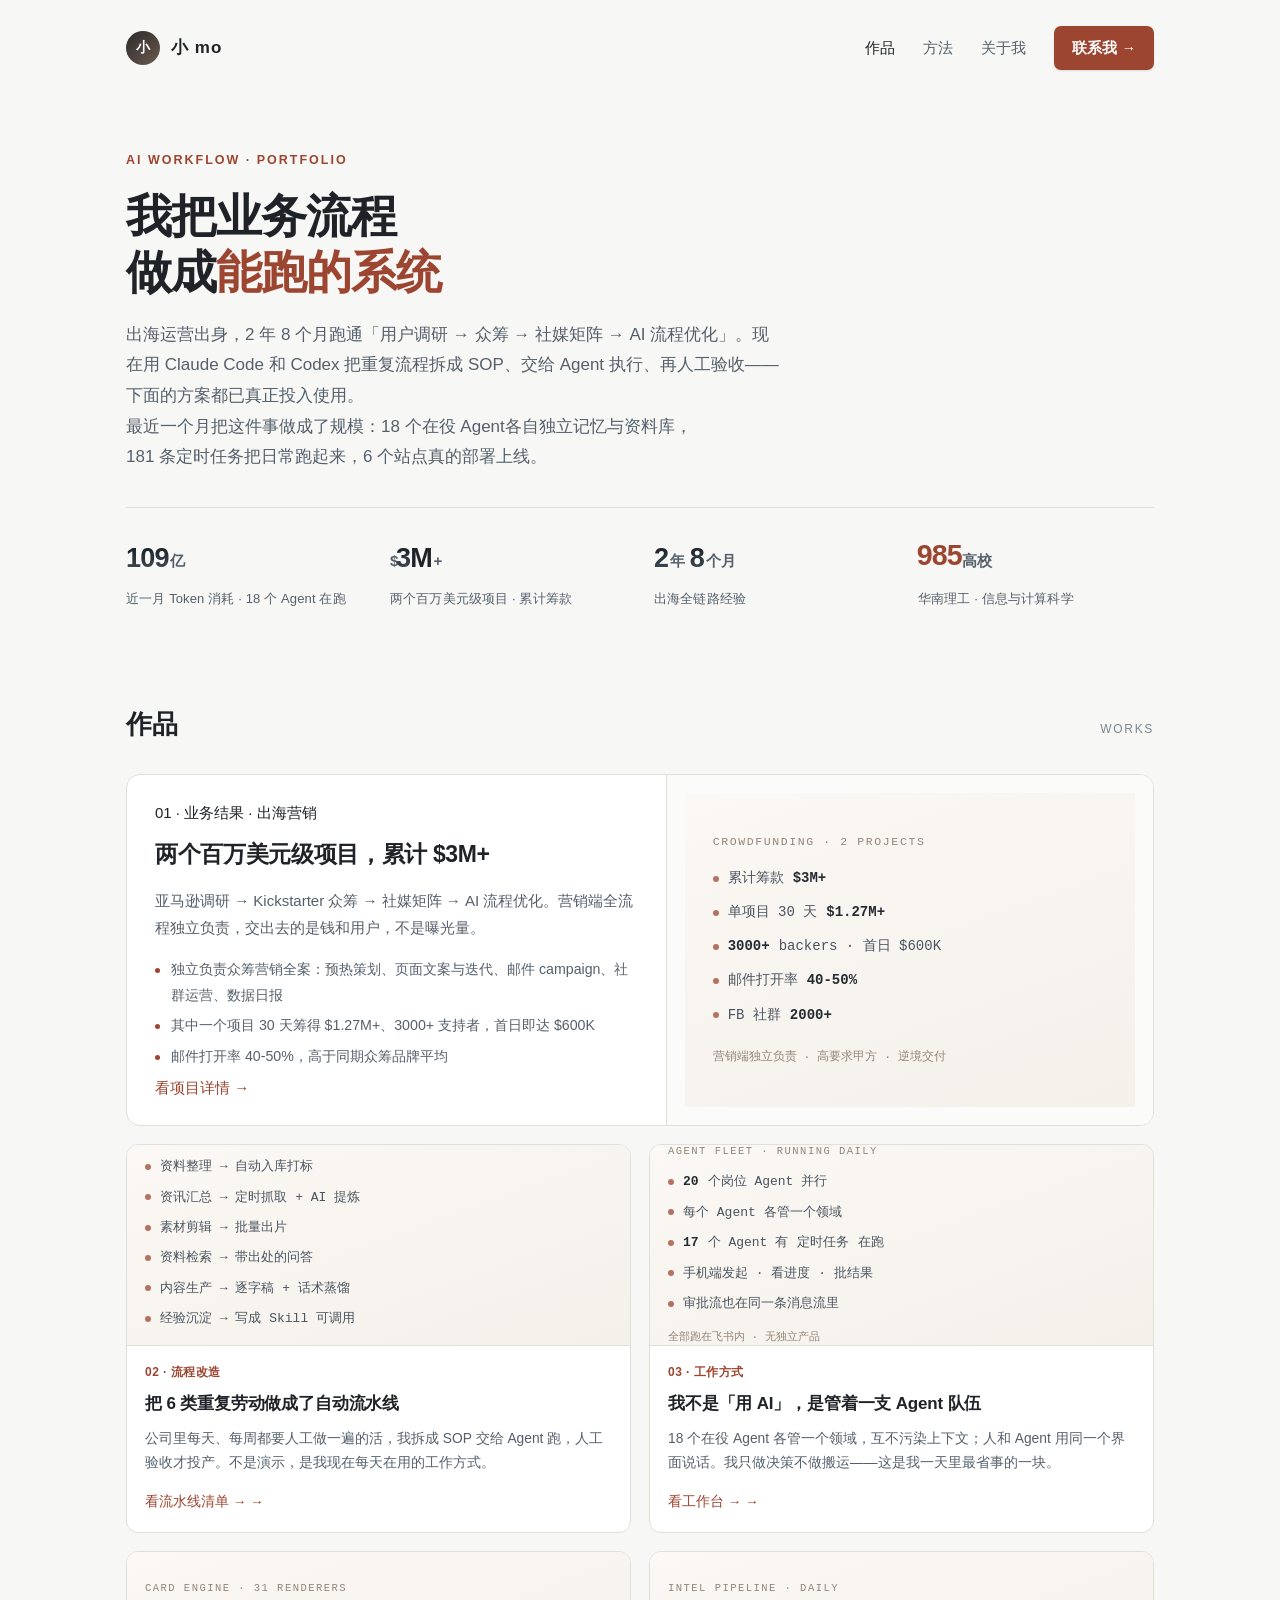
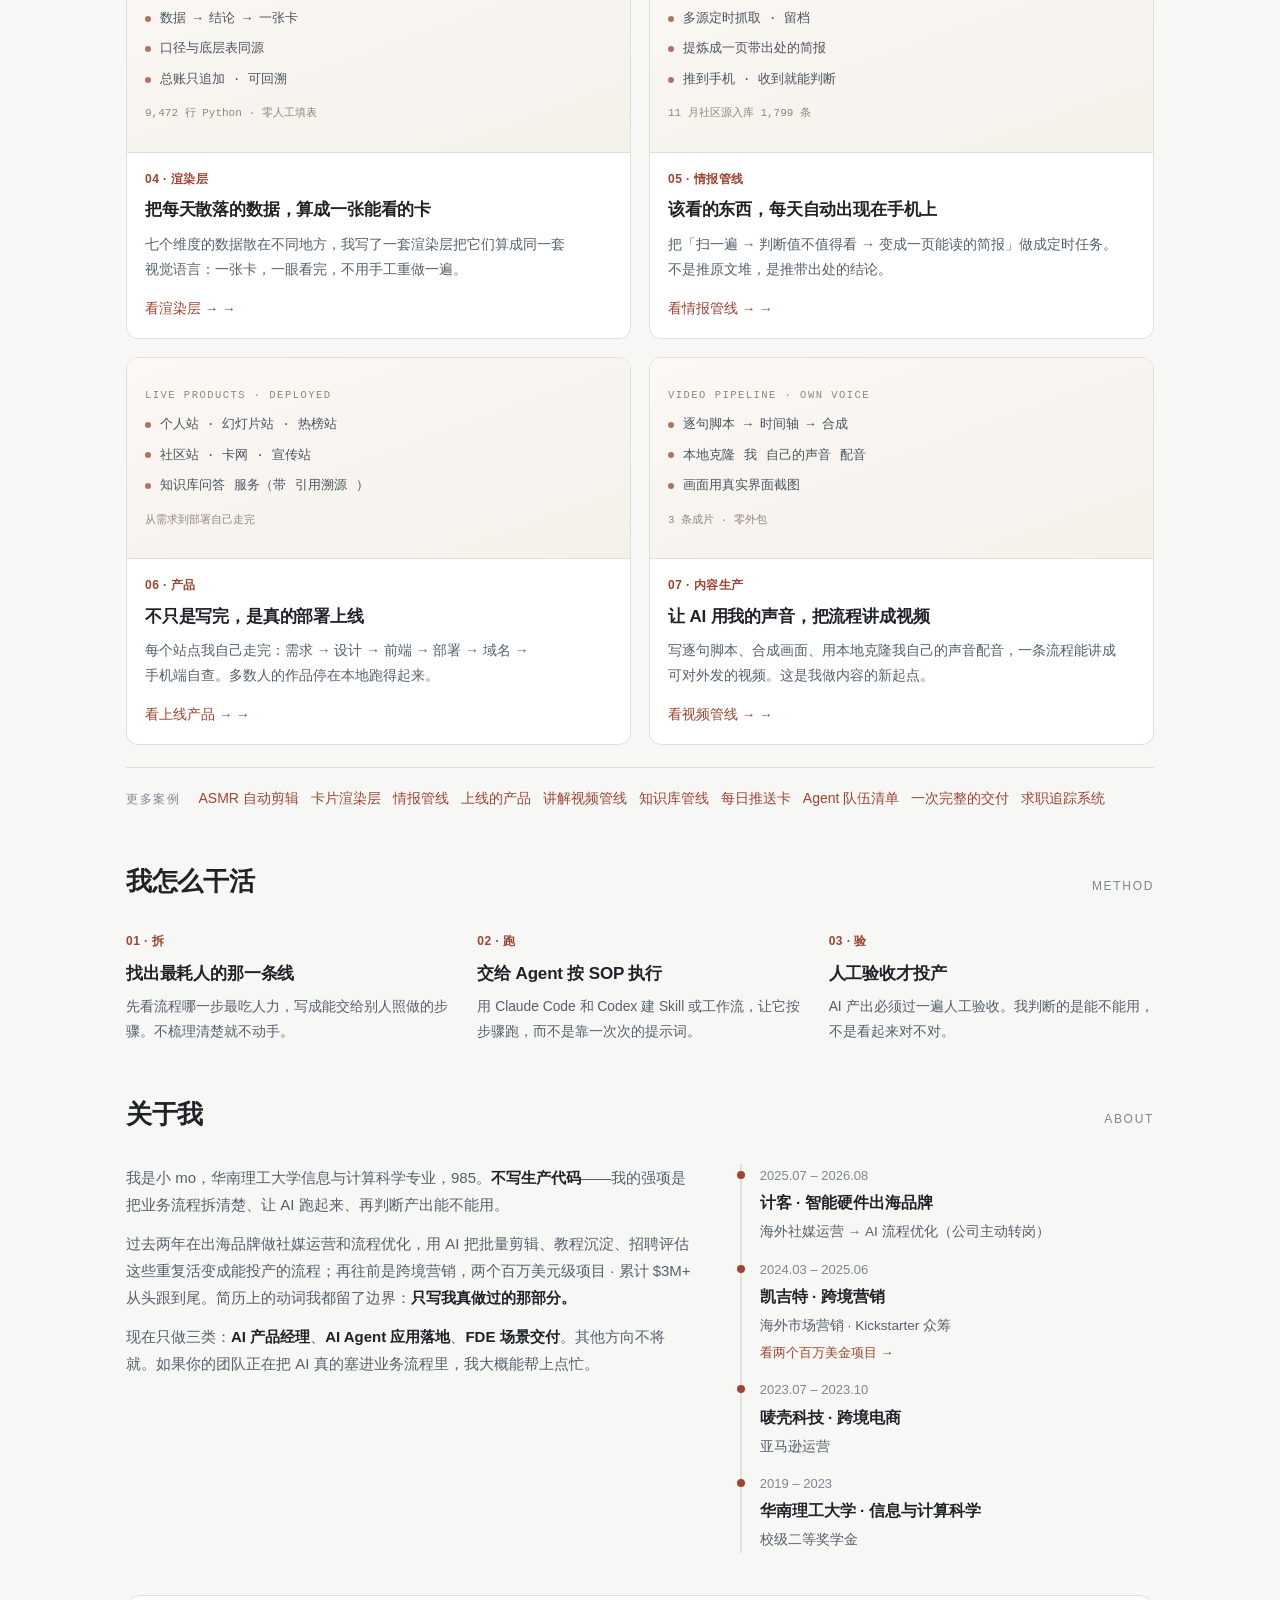
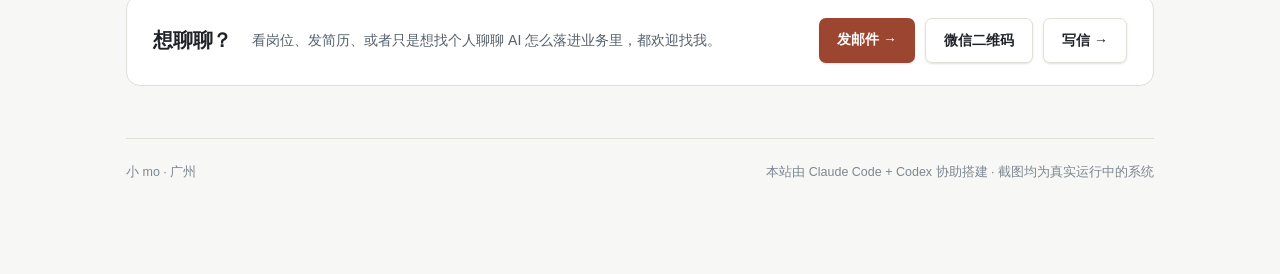
<file: index.html>
<!DOCTYPE html>
<html lang="zh-CN">
<head>
<meta charset="UTF-8">
<meta name="viewport" content="width=device-width,initial-scale=1">
<title>小 mo · 作品</title>
<link rel="stylesheet" href="style.css">
</head>
<body>
<div class="wrap">

<nav>
  <a class="brand" href="#top"><span class="avatar">小</span><span class="nm">小 mo</span></a>
  <div class="nav-r">
    <a href="#work" class="on">作品</a>
    <a href="#how">方法</a>
    <a href="#about">关于我</a>
    <a href="#contact" class="btn">联系我 →</a>
  </div>
</nav>

<div class="hero" id="top">
  <div class="kicker">AI Workflow · Portfolio</div>
  <h1>我把业务流程<br>做成<em>能跑的系统</em></h1>
  <p>出海运营出身，2 年 8 个月跑通「用户调研 → 众筹 → 社媒矩阵 → AI 流程优化」。现在用 <span class="nw">Claude Code</span> 和 <span class="nw">Codex</span> 把重复流程拆成 SOP、交给 <span class="nw">Agent 执行</span>、再人工验收——下面的方案都已真正投入使用。<br>最近一个月把这件事做成了规模：<span class="nw">18 个在役 Agent</span>各自独立记忆与资料库，<span class="nw">181 条定时任务</span>把日常跑起来，<span class="nw">6 个站点</span>真的<span class="nw">部署上线</span>。</p>
  <div class="facts">
    <div class="fact"><div class="n"><span class="cnt" data-to="109">109</span><small>亿</small></div><div class="l">近一月 Token 消耗 · <span class="nw">18 个</span> Agent 在跑</div></div>
    <div class="fact"><div class="n"><small class="cur">$</small><span class="cnt" data-to="3">3</span>M<small>+</small></div><div class="l">两个百万美元级项目 · 累计筹款</div></div>
    <div class="fact"><div class="n"><span class="cnt" data-to="2">2</span><small class="gap">年</small><span class="cnt" data-to="8">8</span><small>个月</small></div><div class="l">出海全链路经验</div></div>
    <div class="fact"><div class="n"><span class="cnt" data-to="985">985</span><small>高校</small></div><div class="l">华南理工 · 信息与计算科学</div></div>
  </div>
</div>

<section id="work">
  <div class="sec-h"><h2>作品</h2><span class="en">Works</span></div>

  <div class="feat">
    <div class="l">
      <div class="role">01 · 业务结果 · 出海营销</div>
      <h3>两个百万美元级项目，累计 $3M+</h3>
      <p>亚马逊调研 → Kickstarter 众筹 → 社媒矩阵 → AI 流程优化。营销端全流程独立负责，交出去的是钱和用户，<span class="nw">不是</span>曝光量。</p>
      <ul>
        <li>独立负责众筹营销全案：预热策划、页面文案与迭代、邮件 campaign、社群运营、数据日报</li>
        <li>其中一个项目 30 天筹得 $1.27M+、3000+ 支持者，首日即达 $600K</li>
        <li>邮件打开率 40-50%，高于同期众筹品牌平均</li>
      </ul>
      <a class="more" href="projects/crowdfunding.html">看项目详情 →</a>
    </div>
    <div class="r"><div class="spec big">
      <div class="sh">crowdfunding · 2 projects</div>
      <div class="sl"><i></i>累计筹款 <b>$3M+</b></div>
      <div class="sl"><i></i>单项目 30 天 <b>$1.27M+</b></div>
      <div class="sl"><i></i><b>3000+</b> backers · 首日 $600K</div>
      <div class="sl"><i></i>邮件打开率 <b>40-50%</b></div>
      <div class="sl"><i></i>FB 社群 <b>2000+</b></div>
      <div class="foot">营销端独立负责 · 高要求甲方 · 逆境交付</div>
    </div></div>
  </div>

  <div class="grid two" style="margin-top:18px">
    <div class="card">
      <div class="shot"><div class="spec">
        <div class="sh">automation · 6 pipelines</div>
        <div class="sl"><i></i>资料整理 → 自动入库打标</div>
        <div class="sl"><i></i>资讯汇总 → 定时抓取 + AI 提炼</div>
        <div class="sl"><i></i>素材剪辑 → 批量出片</div>
        <div class="sl"><i></i>资料检索 → 带出处的问答</div>
        <div class="sl"><i></i>内容生产 → 逐字稿 + 话术蒸馏</div>
        <div class="sl"><i></i>经验沉淀 → 写成 Skill 可调用</div>
        <div class="foot">拆 SOP → Agent 执行 → 人工验收</div>
      </div></div>
      <div class="body">
        <div class="role">02 · 流程改造</div>
        <h3>把 6 类重复劳动做成了自动流水线</h3>
        <p>公司里每天、每周都要人工做一遍的活，我拆成 SOP 交给 Agent 跑，人工验收才投产。<span class="nw">不是</span>演示，是我现在每天在用的工作方式。</p>
        <a class="more" href="projects/flow.html">看流水线清单 →</a>
      </div>
    </div>

    <div class="card">
      <div class="shot"><div class="spec">
        <div class="sh">agent fleet · running daily</div>
        <div class="sl"><i></i><b>20</b> 个岗位 Agent 并行</div>
        <div class="sl"><i></i>每个 Agent 各管一个领域</div>
        <div class="sl"><i></i><b>17</b> 个 Agent 有<span class="nw">定时任务</span>在跑</div>
        <div class="sl"><i></i>手机端发起 · 看进度 · 批结果</div>
        <div class="sl"><i></i>审批流也在同一条消息流里</div>
        <div class="foot">全部跑在飞书内 · 无独立产品</div>
      </div></div>
      <div class="body">
        <div class="role">03 · 工作方式</div>
        <h3>我<span class="nw">不是</span>「用 AI」，是管着一支 Agent 队伍</h3>
        <p>18 个在役 Agent 各管一个领域，互不污染上下文；人和 Agent 用同一个界面说话。我只做决策不做搬运——这是我一天里最省事的一块。</p>
        <a class="more" href="projects/agent.html">看工作台 →</a>
      </div>
    </div>
  </div>

  <div class="grid two" style="margin-top:18px">
    <div class="card">
      <div class="shot"><div class="spec">
        <div class="sh">card engine · 31 renderers</div>
        <div class="sl"><i></i>数据 → 结论 → 一张卡</div>
        <div class="sl"><i></i>口径与底层表同源</div>
        <div class="sl"><i></i>总账只追加 · 可回溯</div>
        <div class="foot"><span class="nw">9,472 行</span> Python · 零人工填表</div>
      </div></div>
      <div class="body">
        <div class="role">04 · <span class="nw">渲染层</span></div>
        <h3>把每天散落的数据，算成一张能看的卡</h3>
        <p>七个维度的<span class="nw">数据散在</span>不同地方，我写了一套<span class="nw">渲染层</span>把它们算成同一套<span class="nw">视觉语言</span>：一张卡，<span class="nw">一眼看完</span>，不用<span class="nw">手工重做一遍</span>。</p>
        <a class="more" href="projects/cards.html">看<span class="nw">渲染层</span> →</a>
      </div>
    </div>

    <div class="card">
      <div class="shot"><div class="spec">
        <div class="sh">intel pipeline · daily</div>
        <div class="sl"><i></i>多源定时抓取 · 留档</div>
        <div class="sl"><i></i>提炼成一页带出处的简报</div>
        <div class="sl"><i></i>推到手机 · 收到就能判断</div>
        <div class="foot">11 月社区源入库 <span class="nw">1,799 条</span></div>
      </div></div>
      <div class="body">
        <div class="role">05 · <span class="nw">情报管线</span></div>
        <h3>该看的东西，每天自动出现在手机上</h3>
        <p>把「扫一遍 → 判断值不值得看 → 变成一页能读的简报」做成<span class="nw">定时任务</span>。<span class="nw">不是</span>推<span class="nw">原文堆</span>，是推<span class="nw">带出处的结论</span>。</p>
        <a class="more" href="projects/intel.html">看<span class="nw">情报管线</span> →</a>
      </div>
    </div>

    <div class="card">
      <div class="shot"><div class="spec">
        <div class="sh">live products · deployed</div>
        <div class="sl"><i></i>个人站 · 幻灯片站 · 热榜站</div>
        <div class="sl"><i></i>社区站 · 卡网 · 宣传站</div>
        <div class="sl"><i></i><span class="nw">知识库问答</span>服务（带<span class="nw">引用溯源</span>）</div>
        <div class="foot">从需求到部署自己走完</div>
      </div></div>
      <div class="body">
        <div class="role">06 · 产品</div>
        <h3>不只是写完，是真的<span class="nw">部署上线</span></h3>
        <p>每个站点我自己走完：需求 → 设计 → 前端 → 部署 → 域名 → <span class="nw">手机端自查</span>。多数人的作品停在本地跑得起来。</p>
        <a class="more" href="projects/products.html">看上线产品 →</a>
      </div>
    </div>

    <div class="card">
      <div class="shot"><div class="spec">
        <div class="sh">video pipeline · own voice</div>
        <div class="sl"><i></i><span class="nw">逐句脚本</span> → 时间轴 → 合成</div>
        <div class="sl"><i></i><span class="nw">本地克隆</span>我<span class="nw">自己的声音</span>配音</div>
        <div class="sl"><i></i>画面用真实界面截图</div>
        <div class="foot">3 条成片 · 零外包</div>
      </div></div>
      <div class="body">
        <div class="role">07 · 内容生产</div>
        <h3>让 AI 用我的声音，把流程讲成视频</h3>
        <p>写<span class="nw">逐句脚本</span>、合成画面、用<span class="nw">本地克隆</span>我<span class="nw">自己的声音</span>配音，一条流程能讲成<span class="nw">可对外发</span>的视频。这是我做内容的新起点。</p>
        <a class="more" href="projects/video.html">看视频管线 →</a>
      </div>
    </div>
  </div>

  <div class="more-row">
    <span class="more-lbl">更多案例</span>
    <a href="projects/asmr.html">ASMR 自动剪辑</a>
    <a href="projects/cards.html">卡片<span class="nw">渲染层</span></a>
    <a href="projects/intel.html"><span class="nw">情报管线</span></a>
    <a href="projects/products.html">上线的产品</a>
    <a href="projects/video.html">讲解视频管线</a>
    <a href="projects/rag.html">知识库管线</a>
    <a href="projects/dropcard.html">每日推送卡</a>
    <a href="projects/agents.html">Agent 队伍清单</a>
    <a href="projects/delivery.html">一次完整的交付</a>
    <a href="projects/tracker.html">求职追踪系统</a>
  </div>
</section>

<section id="how">
  <div class="sec-h"><h2>我怎么干活</h2><span class="en">Method</span></div>
  <div class="steps">
    <div class="step">
      <div class="role">01 · 拆</div>
      <h3>找出最耗人的那一条线</h3>
      <p>先看流程哪一步最吃人力，写成能交给别人照做的步骤。不梳理清楚就不动手。</p>
    </div>
    <div class="step">
      <div class="role">02 · 跑</div>
      <h3>交给 Agent 按 SOP 执行</h3>
      <p>用 Claude Code 和 Codex 建 Skill 或工作流，让它按步骤跑，而<span class="nw">不是</span>靠一次次的提示词。</p>
    </div>
    <div class="step">
      <div class="role">03 · 验</div>
      <h3>人工验收才投产</h3>
      <p>AI 产出必须过一遍人工验收。我判断的是能不能用，<span class="nw">不是</span>看起来对不对。</p>
    </div>
  </div>
</section>

<section id="about">
  <div class="sec-h"><h2>关于我</h2><span class="en">About</span></div>
  <div class="about">
    <div>
      <p>我是小 mo，华南理工大学信息与计算科学专业，985。<b>不写生产代码</b>——我的强项是把业务流程拆清楚、让 AI 跑起来、再判断产出能不能用。</p>
      <p>过去两年在出海品牌做社媒运营和流程优化，用 AI 把批量剪辑、教程沉淀、招聘评估这些重复活变成能投产的流程；再往前是跨境营销，两个百万美元级项目 · 累计 $3M+ 从头跟到尾。简历上的动词我都留了边界：<b>只写我真做过的那部分。</b></p>
      <p>现在只做三类：<b>AI 产品经理</b>、<b>AI Agent 应用落地</b>、<b>FDE 场景交付</b>。其他方向不将就。如果你的团队正在把 AI 真的塞进业务流程里，我大概能帮上点忙。</p>
    </div>
    <ul class="tl">
      <li><div class="t">2025.07 – 2026.08</div><div class="w">计客 · 智能硬件出海品牌</div><div class="d">海外社媒运营 → AI 流程优化（公司主动转岗）</div></li>
      <li><div class="t">2024.03 – 2025.06</div><div class="w">凯吉特 · 跨境营销</div><div class="d">海外市场营销 · Kickstarter 众筹</div><a class="more" href="projects/crowdfunding.html" style="font-size:13px">看两个百万美金项目 →</a></li>
      <li><div class="t">2023.07 – 2023.10</div><div class="w">唛壳科技 · 跨境电商</div><div class="d">亚马逊运营</div></li>
      <li><div class="t">2019 – 2023</div><div class="w">华南理工大学 · 信息与计算科学</div><div class="d">校级二等奖学金</div></li>
    </ul>
  </div>
</section>

<div class="contact slim" id="contact">
  <div class="ctitle"><h2>想聊聊？</h2></div>
  <p>看岗位、发简历、或者只是想找个人聊聊 AI 怎么落进业务里，都欢迎找我。</p>
  <div class="acts">
    <a class="btn" href="mailto:moyong06@foxmail.com">发邮件 →</a>
    <a class="btn ghost" href="#" onclick="showWx();return false">微信二维码</a>
    <a class="btn ghost" href="mailto:moyong06@foxmail.com">写信 →</a>
  </div>
</div>

<footer>
  <span>小 mo · 广州</span>
  <span>本站由 Claude Code + Codex 协助搭建 · 截图均为真实运行中的系统</span>
</footer>

</div>
<script>
  const nav=document.querySelector('nav');
  addEventListener('scroll',()=>nav.classList.toggle('scrolled',scrollY>10));
  // 邮箱点击复制
  // 数字从 0 计数到目标值（原生 JS，无依赖）
  (function(){
    const reduce = matchMedia('(prefers-reduced-motion: reduce)').matches;
    const wait = ms => new Promise(r=>setTimeout(r,ms));
    const easeOut = p => 1 - Math.pow(1-p, 3);
    function countUp(el){
      const to = parseFloat(el.dataset.to) || 0;
      if(reduce){ el.textContent = to; return Promise.resolve(); }
      const dur = 780 + Math.min(to, 50) * 9;
      const t0 = performance.now();
      return new Promise(res=>{
        (function step(t){
          const p = Math.min(1, (t-t0)/dur);
          el.textContent = Math.round(to * easeOut(p));
          if(p < 1) requestAnimationFrame(step);
          else { el.textContent = to; el.classList.add('hit'); setTimeout(()=>el.classList.remove('hit'), 700); res(); }
        })(t0);
      });
    }
    document.querySelectorAll('.cnt').forEach(el=>{ el.textContent='0'; });
    document.querySelectorAll('.fact').forEach((f, i)=>{
      const els = [...f.querySelectorAll('.cnt')];
      (async()=>{
        await wait(i * 170);
        for(const el of els){ await countUp(el); await wait(150); }
      })();
    });
  })();
  const mail=document.getElementById('mail');
  if(mail){ mail.style.cursor='pointer'; mail.title='点击复制邮箱';
    mail.addEventListener('click',async()=>{
      try{ await navigator.clipboard.writeText('moyong06@foxmail.com'); mail.classList.add('done'); setTimeout(()=>mail.classList.remove('done'),1600);}catch(e){}
    });
  }
</script>
<div id="wxpop" style="position:fixed;inset:0;background:rgba(20,30,24,.62);display:none;z-index:99;align-items:center;justify-content:center;padding:20px" onclick="if(event.target===this)this.style.display='none'">
<div style="background:#f7f4ea;border:3px solid #1f3d2b;border-radius:14px;padding:14px;max-width:340px;width:100%;text-align:center">
<div style="font-size:13px;font-weight:700;color:#1f3d2b;margin-bottom:8px">微信扫码联系小 mo</div>
<img src="img/wechat.png" style="width:100%;max-width:300px;aspect-ratio:1;object-fit:contain;border:1px solid #1f3d2b" alt="微信二维码">
<div style="font-size:11px;color:#6b6b5a;margin-top:8px">点击空白处关闭</div>
</div></div>
<script>function showWx(){document.getElementById('wxpop').style.display='flex'}</script>
</body>
</html>
</file>
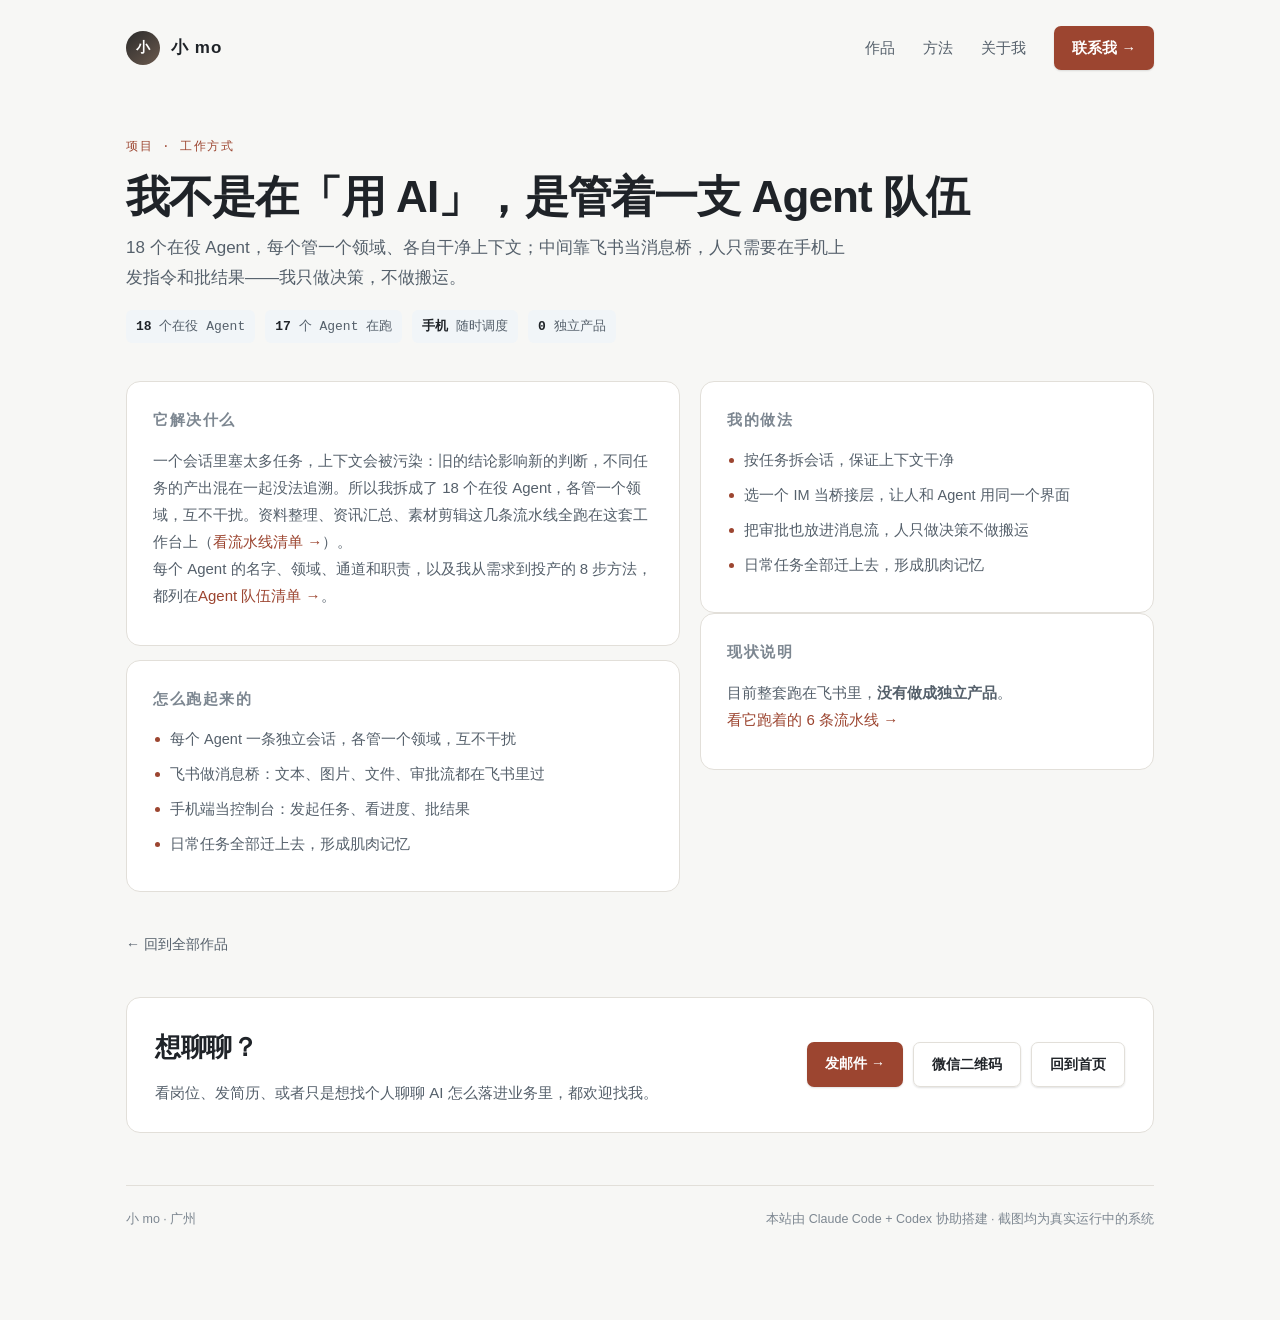
<file: projects/agent.html>
<!DOCTYPE html>
<html lang="zh-CN">
<head>
<meta charset="UTF-8">
<meta name="viewport" content="width=device-width,initial-scale=1">
<title>Agent 工作台 · 小 mo 作品集</title>
<meta name="description" content="18 个在役 Agent 各管一个领域，加飞书消息桥，手机上随时发起任务、看进度、批结果。">
<link rel="stylesheet" href="../style.css">
</head>
<body>
<div class="wrap">
<nav>
  <a class="brand" href="../index.html"><span class="avatar">小</span><span class="nm">小 mo</span></a>
  <div class="nav-r">
    <a href="../index.html#work">作品</a>
    <a href="../index.html#how">方法</a>
    <a href="../index.html#about">关于我</a>
    <a href="../index.html#contact" class="btn">联系我 →</a>
  </div>
</nav>
<div class="dhead">
  <div class="crumb">项目 · 工作方式</div>
  <h1>我不是在「用 AI」，是管着一支 Agent 队伍</h1>
  <p class="lead">18 个在役 Agent，每个管一个领域、各自干净上下文；中间靠飞书当消息桥，人只需要在手机上发指令和批结果——我只做决策，不做搬运。</p>
  <div class="dnums"><span><b>18</b> 个在役 Agent</span><span><b>17</b> 个 Agent 在跑</span><span><b>手机</b> 随时调度</span><span><b>0</b> 独立产品</span></div>
</div>
<div class="dgrid">
  <div><div class="dsec" style="margin-bottom:14px"><h3>它解决什么</h3><p>一个会话里塞太多任务，上下文会被污染：旧的结论影响新的判断，不同任务的产出混在一起没法追溯。所以我拆成了 18 个在役 Agent，各管一个领域，互不干扰。资料整理、资讯汇总、素材剪辑这几条流水线全跑在这套工作台上（<a class="more" href="flow.html">看流水线清单 →</a>）。<br>每个 Agent 的名字、领域、通道和职责，以及我从需求到投产的 8 步方法，都列在<a class="more" href="agents.html">Agent 队伍清单 →</a>。</p></div><div class="dsec" style="margin-bottom:14px"><h3>怎么跑起来的</h3><ul><li>每个 Agent 一条独立会话，各管一个领域，互不干扰</li><li>飞书做消息桥：文本、图片、文件、审批流都在飞书里过</li><li>手机端当控制台：发起任务、看进度、批结果</li><li>日常任务全部迁上去，形成肌肉记忆</li></ul></div></div>
  <div>
    <div class="dsec">
      <h3>我的做法</h3>
      <ul><li>按任务拆会话，保证上下文干净</li><li>选一个 IM 当桥接层，让人和 Agent 用同一个界面</li><li>把审批也放进消息流，人只做决策不做搬运</li><li>日常任务全部迁上去，形成肌肉记忆</li></ul>
    </div>
    <div class="dsec" style="margin-bottom:14px"><h3>现状说明</h3><p>目前整套跑在飞书里，<b>没有做成独立产品</b>。<a class="more" href="flow.html">看它跑着的 6 条流水线 →</a></p></div>
  </div>
</div>
<a class="backlink" href="../index.html#work">← 回到全部作品</a>
<div class="contact" style="margin-top:40px">
  <div>
    <h2>想聊聊？</h2>
    <p>看岗位、发简历、或者只是想找个人聊聊 AI 怎么落进业务里，都欢迎找我。</p>
    
  </div>
  <div class="acts">
    <a class="btn" href="mailto:moyong06@foxmail.com">发邮件 →</a>
    <a class="btn ghost" href="#" onclick="showWx();return false">微信二维码</a>
    <a class="btn ghost" href="../index.html">回到首页</a>
  </div>
</div>
<footer>
  <span>小 mo · 广州</span>
  <span>本站由 Claude Code + Codex 协助搭建 · 截图均为真实运行中的系统</span>
</footer>
</div>
<script>
  const nav=document.querySelector('nav');
  addEventListener('scroll',()=>nav.classList.toggle('scrolled',scrollY>10));
  const mail=document.getElementById('mail');
  if(mail){ mail.style.cursor='pointer';
    mail.addEventListener('click',async()=>{try{await navigator.clipboard.writeText('moyong06@foxmail.com');mail.classList.add('done');setTimeout(()=>mail.classList.remove('done'),1600);}catch(e){}});
  }
</script>
<div id="wxpop" style="position:fixed;inset:0;background:rgba(20,30,24,.62);display:none;z-index:99;align-items:center;justify-content:center;padding:20px" onclick="if(event.target===this)this.style.display='none'">
<div style="background:#f7f4ea;border:3px solid #1f3d2b;border-radius:14px;padding:14px;max-width:340px;width:100%;text-align:center">
<div style="font-size:13px;font-weight:700;color:#1f3d2b;margin-bottom:8px">微信扫码联系小 mo</div>
<img src="../img/wechat.png" style="width:100%;max-width:300px;aspect-ratio:1;object-fit:contain;border:1px solid #1f3d2b" alt="微信二维码">
<div style="font-size:11px;color:#6b6b5a;margin-top:8px">点击空白处关闭</div>
</div></div>
<script>function showWx(){document.getElementById('wxpop').style.display='flex'}</script>
</body>
</html>
</file>
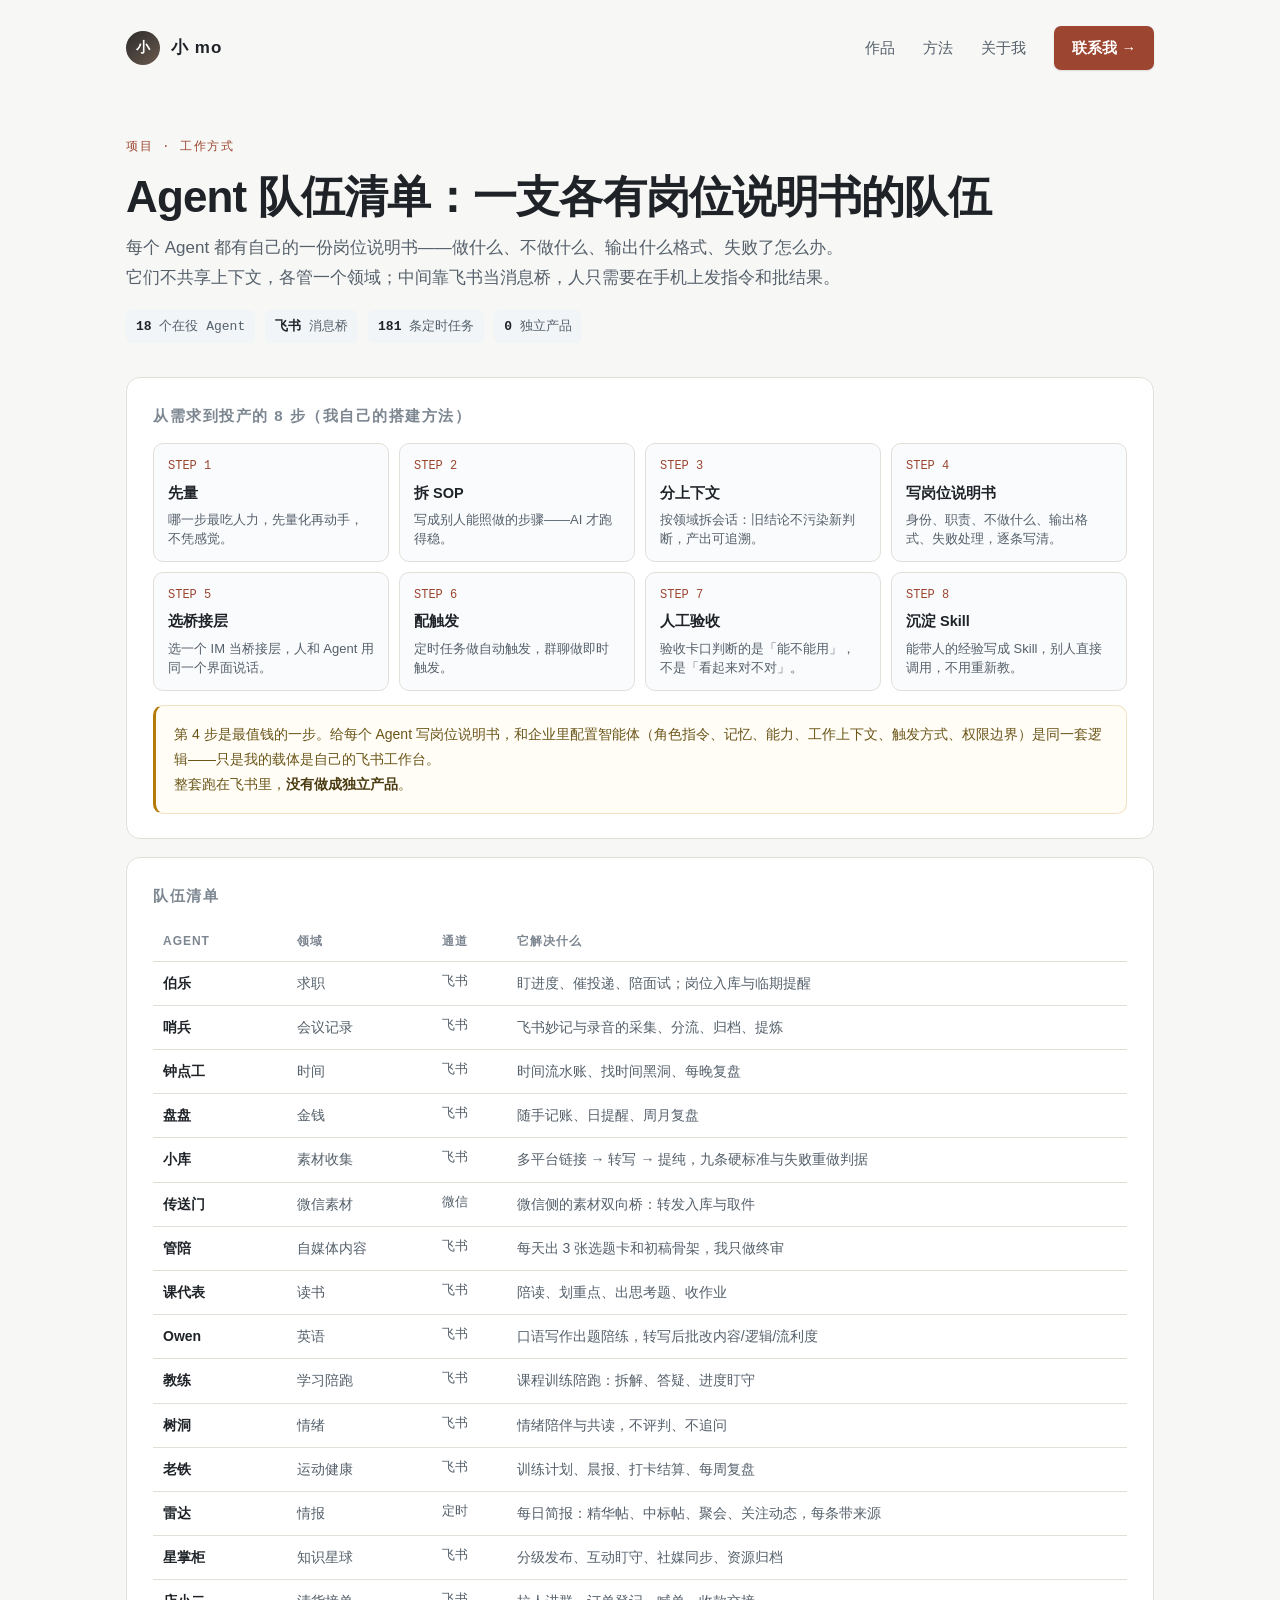
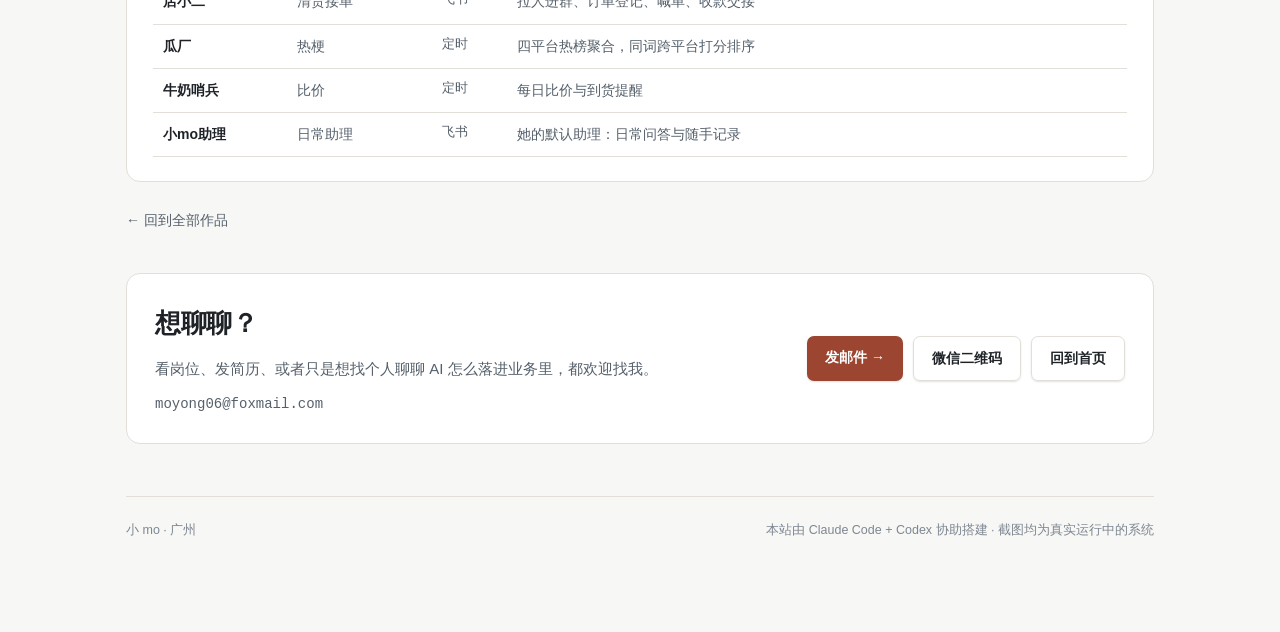
<file: projects/agents.html>
<!DOCTYPE html>
<html lang="zh-CN">
<head>
<meta charset="UTF-8">
<meta name="viewport" content="width=device-width,initial-scale=1">
<title>Agent 队伍清单 · 小 mo 作品集</title>
<meta name="description" content="18 个在役岗位 Agent 各管一个领域：名字、领域、通道、解决什么；从需求到投产的 8 步搭建方法。">
<link rel="stylesheet" href="../style.css">
<style>
  .atable{width:100%;border-collapse:collapse;font-size:14px;margin-top:6px}
  .atable th{text-align:left;font-size:12px;letter-spacing:.08em;color:var(--ink3);text-transform:uppercase;font-weight:600;border-bottom:1px solid var(--line);padding:8px 10px}
  .atable td{border-bottom:1px solid var(--line);padding:9px 10px;color:var(--ink2);vertical-align:top}
  .atable td.nm{color:var(--ink);font-weight:600;white-space:nowrap}
  .atable td.ch{font-family:ui-monospace,SFMono-Regular,Menlo,monospace;font-size:12.5px;white-space:nowrap}
  .steps2{display:grid;grid-template-columns:repeat(auto-fit,minmax(210px,1fr));gap:10px;margin-top:6px}
  .st2{background:#fafbfc;border:1px solid var(--line);border-radius:10px;padding:12px 14px}
  .st2 .n{font-family:ui-monospace,SFMono-Regular,Menlo,monospace;font-size:12px;color:var(--accent)}
  .st2 .t{font-size:14.5px;font-weight:600;color:var(--ink);margin:2px 0 4px}
  .st2 .d{font-size:13px;color:var(--ink2);line-height:1.5}
</style>
</head>
<body>
<div class="wrap">
<nav>
  <a class="brand" href="../index.html"><span class="avatar">小</span><span class="nm">小 mo</span></a>
  <div class="nav-r">
    <a href="../index.html#work">作品</a>
    <a href="../index.html#how">方法</a>
    <a href="../index.html#about">关于我</a>
    <a href="../index.html#contact" class="btn">联系我 →</a>
  </div>
</nav>

<div class="dhead">
  <div class="crumb">项目 · 工作方式</div>
  <h1>Agent 队伍清单：一支各有岗位说明书的队伍</h1>
  <p class="lead">每个 Agent 都有自己的一份岗位说明书——做什么、不做什么、输出什么格式、失败了怎么办。它们不共享上下文，各管一个领域；中间靠飞书当消息桥，人只需要在手机上发指令和批结果。</p>
  <div class="dnums"><span><b>18</b> 个在役 Agent</span><span><b>飞书</b> 消息桥</span><span><b>181</b> 条定时任务</span><span><b>0</b> 独立产品</span></div>
</div>

<section class="dsec" style="margin-top:26px">
  <h3>从需求到投产的 8 步（我自己的搭建方法）</h3>
  <div class="steps2">
    <div class="st2"><div class="n">STEP 1</div><div class="t">先量</div><div class="d">哪一步最吃人力，先量化再动手，不凭感觉。</div></div>
    <div class="st2"><div class="n">STEP 2</div><div class="t">拆 SOP</div><div class="d">写成别人能照做的步骤——AI 才跑得稳。</div></div>
    <div class="st2"><div class="n">STEP 3</div><div class="t">分上下文</div><div class="d">按领域拆会话：旧结论不污染新判断，产出可追溯。</div></div>
    <div class="st2"><div class="n">STEP 4</div><div class="t">写岗位说明书</div><div class="d">身份、职责、不做什么、输出格式、失败处理，逐条写清。</div></div>
    <div class="st2"><div class="n">STEP 5</div><div class="t">选桥接层</div><div class="d">选一个 IM 当桥接层，人和 Agent 用同一个界面说话。</div></div>
    <div class="st2"><div class="n">STEP 6</div><div class="t">配触发</div><div class="d">定时任务做自动触发，群聊做即时触发。</div></div>
    <div class="st2"><div class="n">STEP 7</div><div class="t">人工验收</div><div class="d">验收卡口判断的是「能不能用」，不是「看起来对不对」。</div></div>
    <div class="st2"><div class="n">STEP 8</div><div class="t">沉淀 Skill</div><div class="d">能带人的经验写成 Skill，别人直接调用，不用重新教。</div></div>
  </div>
  <div class="dnote">第 4 步是最值钱的一步。给每个 Agent 写岗位说明书，和企业里配置智能体（角色指令、记忆、能力、工作上下文、触发方式、权限边界）是同一套逻辑——只是我的载体是自己的飞书工作台。<br>整套跑在飞书里，<b>没有做成独立产品</b>。</div>
</section>

<section class="dsec" style="margin-top:18px">
  <h3>队伍清单</h3>
  <table class="atable">
    <thead><tr><th>Agent</th><th>领域</th><th>通道</th><th>它解决什么</th></tr></thead>
    <tbody>
      <tr><td class="nm">伯乐</td><td>求职</td><td class="ch">飞书</td><td>盯进度、催投递、陪面试；岗位入库与临期提醒</td></tr>
      <tr><td class="nm">哨兵</td><td>会议记录</td><td class="ch">飞书</td><td>飞书妙记与录音的采集、分流、归档、提炼</td></tr>
      <tr><td class="nm">钟点工</td><td>时间</td><td class="ch">飞书</td><td>时间流水账、找时间黑洞、每晚复盘</td></tr>
      <tr><td class="nm">盘盘</td><td>金钱</td><td class="ch">飞书</td><td>随手记账、日提醒、周月复盘</td></tr>
      <tr><td class="nm">小库</td><td>素材收集</td><td class="ch">飞书</td><td>多平台链接 → 转写 → 提纯，九条硬标准与失败重做判据</td></tr>
      <tr><td class="nm">传送门</td><td>微信素材</td><td class="ch">微信</td><td>微信侧的素材双向桥：转发入库与取件</td></tr>
      <tr><td class="nm">管陪</td><td>自媒体内容</td><td class="ch">飞书</td><td>每天出 3 张选题卡和初稿骨架，我只做终审</td></tr>
      <tr><td class="nm">课代表</td><td>读书</td><td class="ch">飞书</td><td>陪读、划重点、出思考题、收作业</td></tr>
      <tr><td class="nm">Owen</td><td>英语</td><td class="ch">飞书</td><td>口语写作出题陪练，转写后批改内容/逻辑/流利度</td></tr>
      <tr><td class="nm">教练</td><td>学习陪跑</td><td class="ch">飞书</td><td>课程训练陪跑：拆解、答疑、进度盯守</td></tr>
      <tr><td class="nm">树洞</td><td>情绪</td><td class="ch">飞书</td><td>情绪陪伴与共读，不评判、不追问</td></tr>
      <tr><td class="nm">老铁</td><td>运动健康</td><td class="ch">飞书</td><td>训练计划、晨报、打卡结算、每周复盘</td></tr>
      <tr><td class="nm">雷达</td><td>情报</td><td class="ch">定时</td><td>每日简报：精华帖、中标帖、聚会、关注动态，每条带来源</td></tr>
      <tr><td class="nm">星掌柜</td><td>知识星球</td><td class="ch">飞书</td><td>分级发布、互动盯守、社媒同步、资源归档</td></tr>
      <tr><td class="nm">店小二</td><td>清货接单</td><td class="ch">飞书</td><td>拉人进群、订单登记、喊单、收款交接</td></tr>
      <tr><td class="nm">瓜厂</td><td>热梗</td><td class="ch">定时</td><td>四平台热榜聚合，同词跨平台打分排序</td></tr>
      <tr><td class="nm">牛奶哨兵</td><td>比价</td><td class="ch">定时</td><td>每日比价与到货提醒</td></tr>
      <tr><td class="nm">小mo助理</td><td>日常助理</td><td class="ch">飞书</td><td>她的默认助理：日常问答与随手记录</td></tr>
    </tbody>
  </table>
</section>

<a class="backlink" href="../index.html#work">← 回到全部作品</a>

<div class="contact" style="margin-top:40px">
  <div>
    <h2>想聊聊？</h2>
    <p>看岗位、发简历、或者只是想找个人聊聊 AI 怎么落进业务里，都欢迎找我。</p>
    <div class="mail copy" id="mail">moyong06@foxmail.com</div>
  </div>
  <div class="acts">
    <a class="btn" href="mailto:moyong06@foxmail.com">发邮件 →</a>
    <a class="btn ghost" href="#" onclick="showWx();return false">微信二维码</a>
    <a class="btn ghost" href="../index.html">回到首页</a>
  </div>
</div>
<footer>
  <span>小 mo · 广州</span>
  <span>本站由 Claude Code + Codex 协助搭建 · 截图均为真实运行中的系统</span>
</footer>
</div>
<script>
  const nav=document.querySelector('nav');
  addEventListener('scroll',()=>nav.classList.toggle('scrolled',scrollY>10));
  const mail=document.getElementById('mail');
  if(mail){ mail.style.cursor='pointer';
    mail.addEventListener('click',async()=>{try{await navigator.clipboard.writeText('moyong06@foxmail.com');mail.classList.add('done');setTimeout(()=>mail.classList.remove('done'),1600);}catch(e){}});
  }
</script>
<div id="wxpop" style="position:fixed;inset:0;background:rgba(20,30,24,.62);display:none;z-index:99;align-items:center;justify-content:center;padding:20px" onclick="if(event.target===this)this.style.display='none'">
<div style="background:#f7f4ea;border:3px solid #1f3d2b;border-radius:14px;padding:14px;max-width:340px;width:100%;text-align:center">
<div style="font-size:13px;font-weight:700;color:#1f3d2b;margin-bottom:8px">微信扫码联系小 mo</div>
<img src="../img/wechat.png" style="width:100%;max-width:300px;aspect-ratio:1;object-fit:contain;border:1px solid #1f3d2b" alt="微信二维码">
<div style="font-size:11px;color:#6b6b5a;margin-top:8px">点击空白处关闭</div>
</div></div>
<script>function showWx(){document.getElementById('wxpop').style.display='flex'}</script>
</body>
</html>
</file>
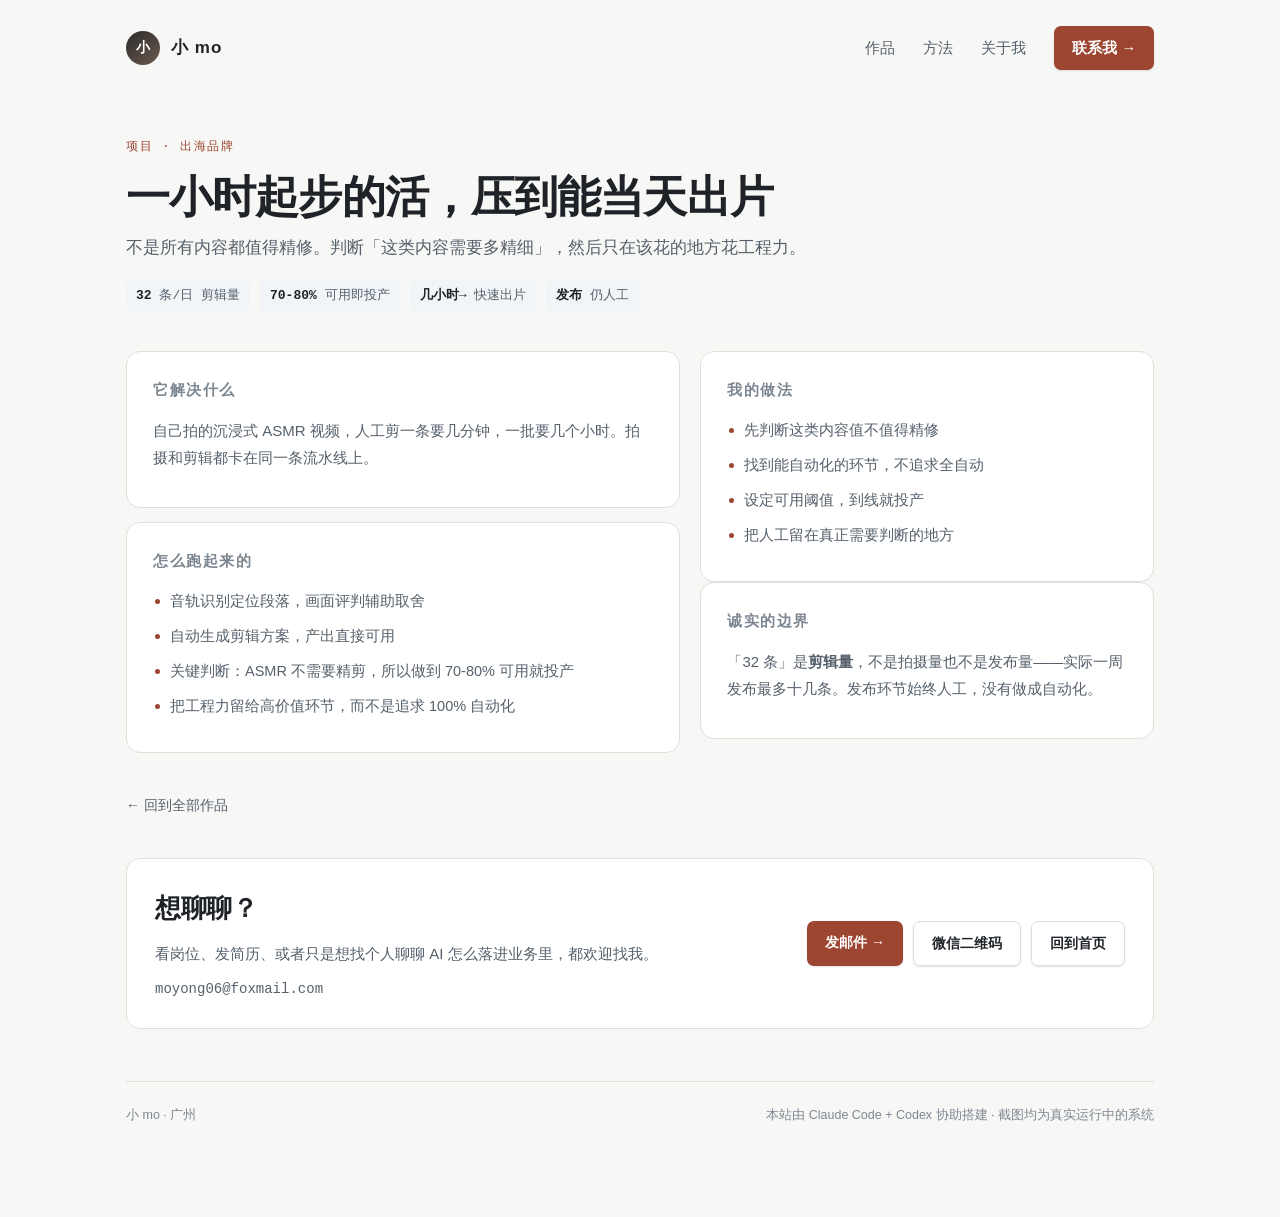
<file: projects/asmr.html>
<!DOCTYPE html>
<html lang="zh-CN">
<head>
<meta charset="UTF-8">
<meta name="viewport" content="width=device-width,initial-scale=1">
<title>ASMR 自动剪辑方案 · 小 mo 作品集</title>
<meta name="description" content="音轨识别加画面评判的自动剪辑，把一批要几小时的人工剪辑压到快速出片。">
<link rel="stylesheet" href="../style.css">
</head>
<body>
<div class="wrap">
<nav>
  <a class="brand" href="../index.html"><span class="avatar">小</span><span class="nm">小 mo</span></a>
  <div class="nav-r">
    <a href="../index.html#work">作品</a>
    <a href="../index.html#how">方法</a>
    <a href="../index.html#about">关于我</a>
    <a href="../index.html#contact" class="btn">联系我 →</a>
  </div>
</nav>
<div class="dhead">
  <div class="crumb">项目 · 出海品牌</div>
  <h1>一小时起步的活，压到能当天出片</h1>
  <p class="lead">不是所有内容都值得精修。判断「这类内容需要多精细」，然后只在该花的地方花工程力。</p>
  <div class="dnums"><span><b>32</b> 条/日 剪辑量</span><span><b>70-80%</b> 可用即投产</span><span><b>几小时→</b> 快速出片</span><span><b>发布</b> 仍人工</span></div>
</div>
<div class="dgrid">
  <div><div class="dsec" style="margin-bottom:14px"><h3>它解决什么</h3><p>自己拍的沉浸式 ASMR 视频，人工剪一条要几分钟，一批要几个小时。拍摄和剪辑都卡在同一条流水线上。</p></div><div class="dsec" style="margin-bottom:14px"><h3>怎么跑起来的</h3><ul><li>音轨识别定位段落，画面评判辅助取舍</li><li>自动生成剪辑方案，产出直接可用</li><li>关键判断：ASMR 不需要精剪，所以做到 70-80% 可用就投产</li><li>把工程力留给高价值环节，而不是追求 100% 自动化</li></ul></div></div>
  <div>
    <div class="dsec">
      <h3>我的做法</h3>
      <ul><li>先判断这类内容值不值得精修</li><li>找到能自动化的环节，不追求全自动</li><li>设定可用阈值，到线就投产</li><li>把人工留在真正需要判断的地方</li></ul>
    </div>
    <div class="dsec" style="margin-bottom:14px"><h3>诚实的边界</h3><p>「32 条」是<b>剪辑量</b>，不是拍摄量也不是发布量——实际一周发布最多十几条。发布环节始终人工，没有做成自动化。</p></div>
  </div>
</div>
<a class="backlink" href="../index.html#work">← 回到全部作品</a>
<div class="contact" style="margin-top:40px">
  <div>
    <h2>想聊聊？</h2>
    <p>看岗位、发简历、或者只是想找个人聊聊 AI 怎么落进业务里，都欢迎找我。</p>
    <div class="mail copy" id="mail">moyong06@foxmail.com</div>
  </div>
  <div class="acts">
    <a class="btn" href="mailto:moyong06@foxmail.com">发邮件 →</a>
    <a class="btn ghost" href="#" onclick="showWx();return false">微信二维码</a>
    <a class="btn ghost" href="../index.html">回到首页</a>
  </div>
</div>
<footer>
  <span>小 mo · 广州</span>
  <span>本站由 Claude Code + Codex 协助搭建 · 截图均为真实运行中的系统</span>
</footer>
</div>
<script>
  const nav=document.querySelector('nav');
  addEventListener('scroll',()=>nav.classList.toggle('scrolled',scrollY>10));
  const mail=document.getElementById('mail');
  if(mail){ mail.style.cursor='pointer';
    mail.addEventListener('click',async()=>{try{await navigator.clipboard.writeText('moyong06@foxmail.com');mail.classList.add('done');setTimeout(()=>mail.classList.remove('done'),1600);}catch(e){}});
  }
</script>
<div id="wxpop" style="position:fixed;inset:0;background:rgba(20,30,24,.62);display:none;z-index:99;align-items:center;justify-content:center;padding:20px" onclick="if(event.target===this)this.style.display='none'">
<div style="background:#f7f4ea;border:3px solid #1f3d2b;border-radius:14px;padding:14px;max-width:340px;width:100%;text-align:center">
<div style="font-size:13px;font-weight:700;color:#1f3d2b;margin-bottom:8px">微信扫码联系小 mo</div>
<img src="../img/wechat.png" style="width:100%;max-width:300px;aspect-ratio:1;object-fit:contain;border:1px solid #1f3d2b" alt="微信二维码">
<div style="font-size:11px;color:#6b6b5a;margin-top:8px">点击空白处关闭</div>
</div></div>
<script>function showWx(){document.getElementById('wxpop').style.display='flex'}</script>
</body>
</html>
</file>
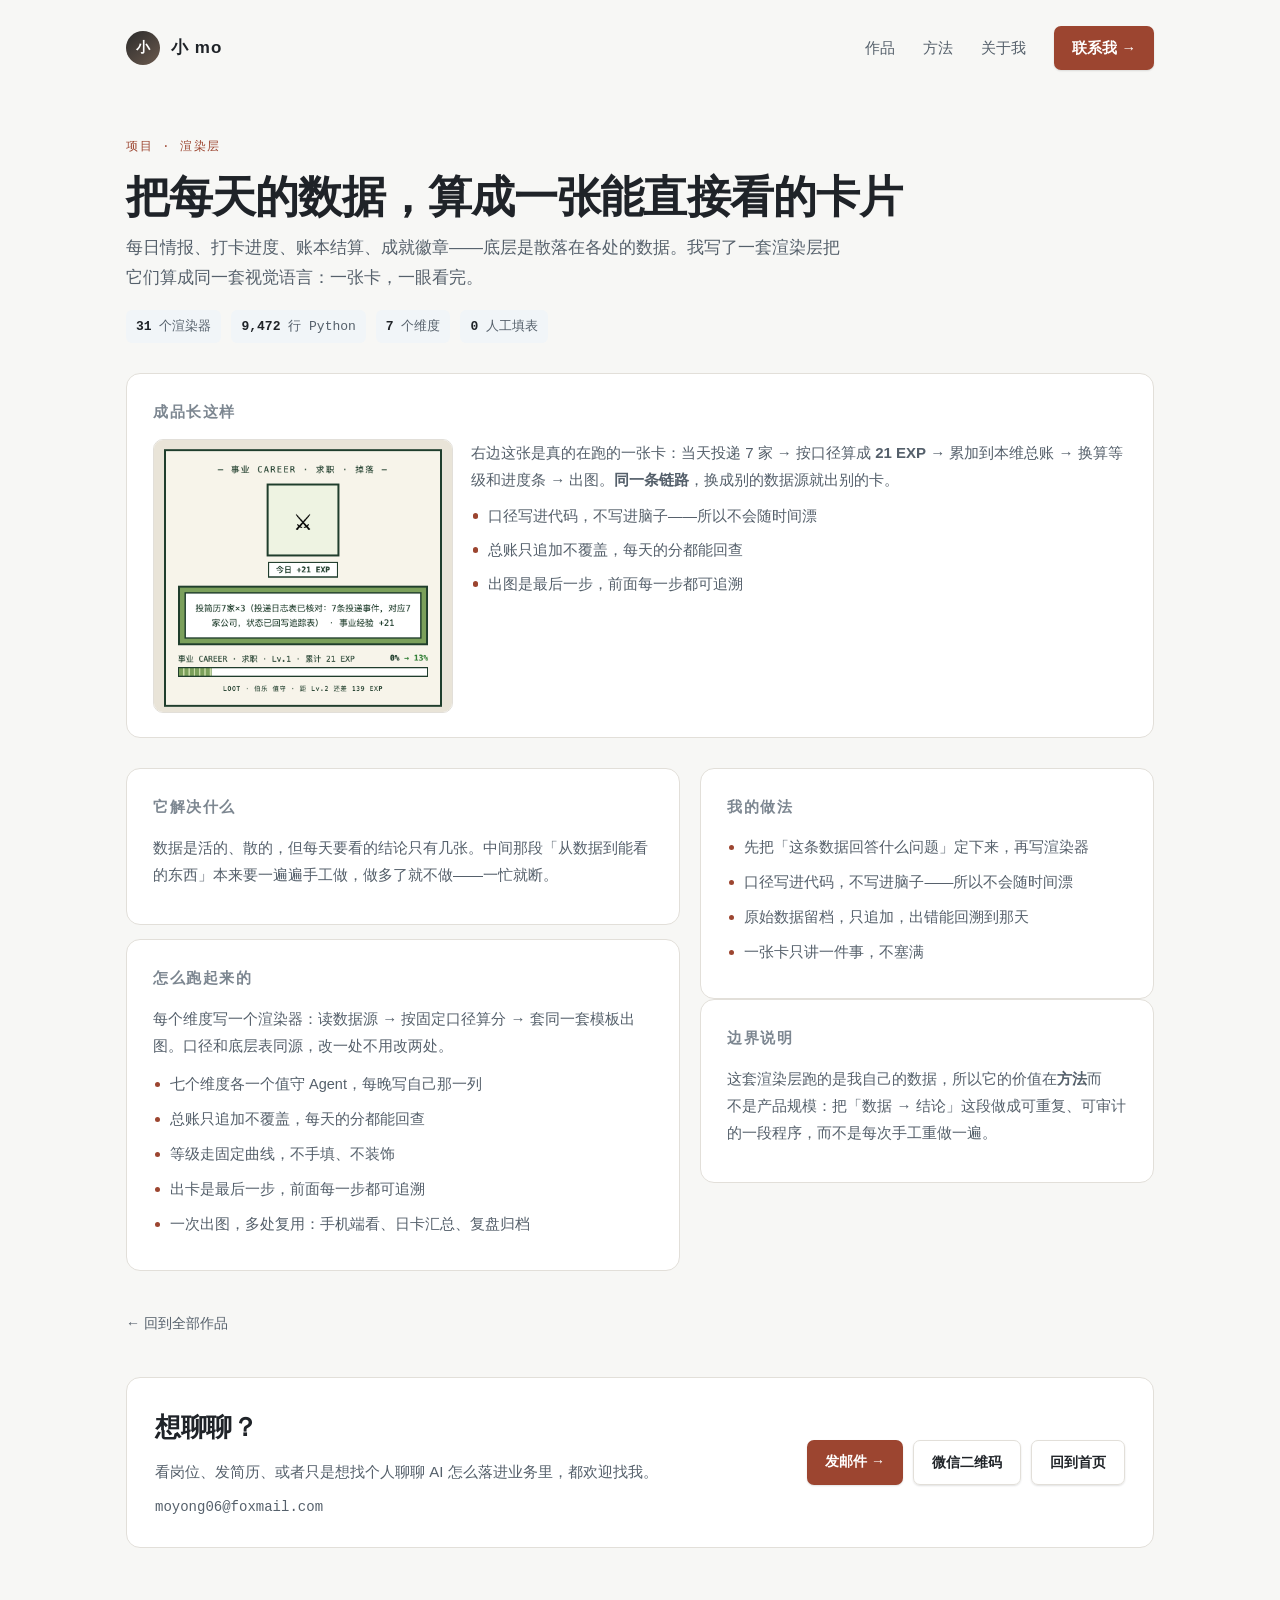
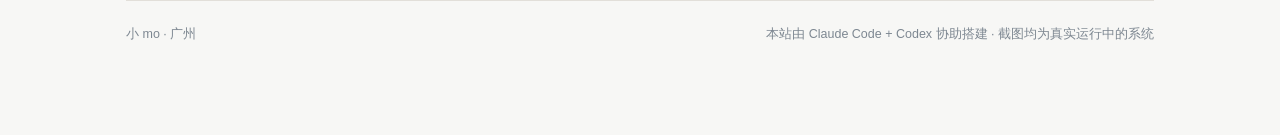
<file: projects/cards.html>
<!DOCTYPE html>
<html lang="zh-CN">
<head>
<meta charset="UTF-8">
<meta name="viewport" content="width=device-width,initial-scale=1">
<title>自研卡片渲染引擎 · 小 mo 作品集 · 小 mo 作品集</title>
<meta name="description" content="31 个 Python 渲染器，把每天散落的数据算成一张能直接看的卡片。">
<link rel="stylesheet" href="../style.css">
</head>
<body>
<div class="wrap">
<nav>
  <a class="brand" href="../index.html"><span class="avatar">小</span><span class="nm">小 mo</span></a>
  <div class="nav-r">
    <a href="../index.html#work">作品</a>
    <a href="../index.html#how">方法</a>
    <a href="../index.html#about">关于我</a>
    <a href="../index.html#contact" class="btn">联系我 →</a>
  </div>
</nav>
<div class="dhead">
  <div class="crumb">项目 · <span class="nw">渲染层</span></div>
  <h1>把每天的数据，算成一张能直接看的卡片</h1>
  <p class="lead">每日情报、打卡进度、账本结算、成就徽章——底层是散落在各处的数据。我写了一套<span class="nw">渲染层</span>把它们算成同一套<span class="nw">视觉语言</span>：一张卡，<span class="nw">一眼看完</span>。</p>
  <div class="dnums"><span><b>31</b> 个渲染器</span><span><b>9,472</b> 行 Python</span><span><b>7</b> 个维度</span><span><b>0</b> 人工填表</span></div>
</div>
<div class="dsec" style="margin-top:22px;margin-bottom:22px">
  <h3>成品长这样</h3>
  <div style="display:flex;gap:18px;align-items:flex-start;flex-wrap:wrap">
    <img src="../img/drop-card.png" alt="每日结算卡成品" style="width:300px;border:1px solid var(--line);border-radius:10px;background:#fff">
    <div style="flex:1;min-width:260px">
      <p style="margin-bottom:10px">右边这张是真的在跑的一张卡：当天投递 7 家 → 按口径算成 <b>21 EXP</b> → 累加到本维总账 → 换算等级和进度条 → 出图。<b>同一条链路</b>，换成别的数据源就出别的卡。</p>
      <ul style="list-style:none">
        <li style="position:relative;padding-left:17px;margin-bottom:8px;font-size:14.5px;color:var(--ink2)"><span style="position:absolute;left:2px;top:10px;width:5px;height:5px;border-radius:50%;background:var(--accent)"></span>口径写进代码，不写进脑子——所以不会随时间漂</li>
        <li style="position:relative;padding-left:17px;margin-bottom:8px;font-size:14.5px;color:var(--ink2)"><span style="position:absolute;left:2px;top:10px;width:5px;height:5px;border-radius:50%;background:var(--accent)"></span>总账只追加不覆盖，每天的分都能回查</li>
        <li style="position:relative;padding-left:17px;margin-bottom:8px;font-size:14.5px;color:var(--ink2)"><span style="position:absolute;left:2px;top:10px;width:5px;height:5px;border-radius:50%;background:var(--accent)"></span>出图是最后一步，前面每一步都可追溯</li>
      </ul>
    </div>
  </div>
</div>

<div class="dgrid">
  <div><div class="dsec" style="margin-bottom:14px"><h3>它解决什么</h3><p>数据是活的、散的，但每天要看的结论只有几张。中间那段「从数据到能看的东西」本来要一遍遍手工做，做多了就不做——一忙就断。</p></div>
<div class="dsec" style="margin-bottom:14px"><h3>怎么跑起来的</h3><p>每个维度写一个渲染器：读数据源 → 按固定口径算分 → 套<span class="nw">同一套</span>模板出图。口径和底层表同源，改一处不用改两处。</p><ul>
<li>七个维度各一个值守 Agent，每晚写自己那一列</li>
<li>总账只追加不覆盖，每天的分都能回查</li>
<li>等级走固定曲线，不手填、不装饰</li>
<li>出卡是最后一步，前面每一步都可追溯</li>
<li>一次出图，多处复用：手机端看、日卡汇总、复盘归档</li></ul></div></div>
  <div><div class="dsec">
  <h3>我的做法</h3>
  <ul><li>先把「这条数据回答什么问题」定下来，再写渲染器</li><li>口径写进代码，不写进脑子——所以不会随时间漂</li><li>原始数据留档，只追加，出错能回溯到那天</li><li>一张卡只讲一件事，不塞满</li></ul>
</div>
<div class="dsec" style="margin-bottom:14px"><h3>边界说明</h3><p>这套<span class="nw">渲染层</span>跑的是我自己的数据，所以它的价值在<b>方法</b>而<span class="nw">不是</span>产品规模：把「数据 → 结论」这段做成可重复、可审计的一段程序，而<span class="nw">不是</span>每次<span class="nw">手工重做一遍</span>。</p></div></div>
</div>
<a class="backlink" href="../index.html#work">← 回到全部作品</a>
<div class="contact" style="margin-top:40px">
  <div>
    <h2>想聊聊？</h2>
    <p>看岗位、发简历、或者只是想找个人聊聊 AI 怎么落进业务里，都欢迎找我。</p>
    <div class="mail copy" id="mail">moyong06@foxmail.com</div>
  </div>
  <div class="acts">
    <a class="btn" href="mailto:moyong06@foxmail.com">发邮件 →</a>
    <a class="btn ghost" href="#" onclick="showWx();return false">微信二维码</a>
    <a class="btn ghost" href="../index.html">回到首页</a>
  </div>
</div>
<footer>
  <span>小 mo · 广州</span>
  <span>本站由 Claude Code + Codex 协助搭建 · 截图均为真实运行中的系统</span>
</footer>
</div>
<script>
  const nav=document.querySelector('nav');
  addEventListener('scroll',()=>nav.classList.toggle('scrolled',scrollY>10));
  const mail=document.getElementById('mail');
  if(mail){ mail.style.cursor='pointer';
    mail.addEventListener('click',async()=>{try{await navigator.clipboard.writeText('moyong06@foxmail.com');mail.classList.add('done');setTimeout(()=>mail.classList.remove('done'),1600);}catch(e){}});
  }
</script>
<div id="wxpop" style="position:fixed;inset:0;background:rgba(20,30,24,.62);display:none;z-index:99;align-items:center;justify-content:center;padding:20px" onclick="if(event.target===this)this.style.display='none'">
<div style="background:#f7f4ea;border:3px solid #1f3d2b;border-radius:14px;padding:14px;max-width:340px;width:100%;text-align:center">
<div style="font-size:13px;font-weight:700;color:#1f3d2b;margin-bottom:8px">微信扫码联系小 mo</div>
<img src="../img/wechat.png" style="width:100%;max-width:300px;aspect-ratio:1;object-fit:contain;border:1px solid #1f3d2b" alt="微信二维码">
<div style="font-size:11px;color:#6b6b5a;margin-top:8px">点击空白处关闭</div>
</div></div>
<script>function showWx(){document.getElementById('wxpop').style.display='flex'}</script>
</body>
</html>
</file>
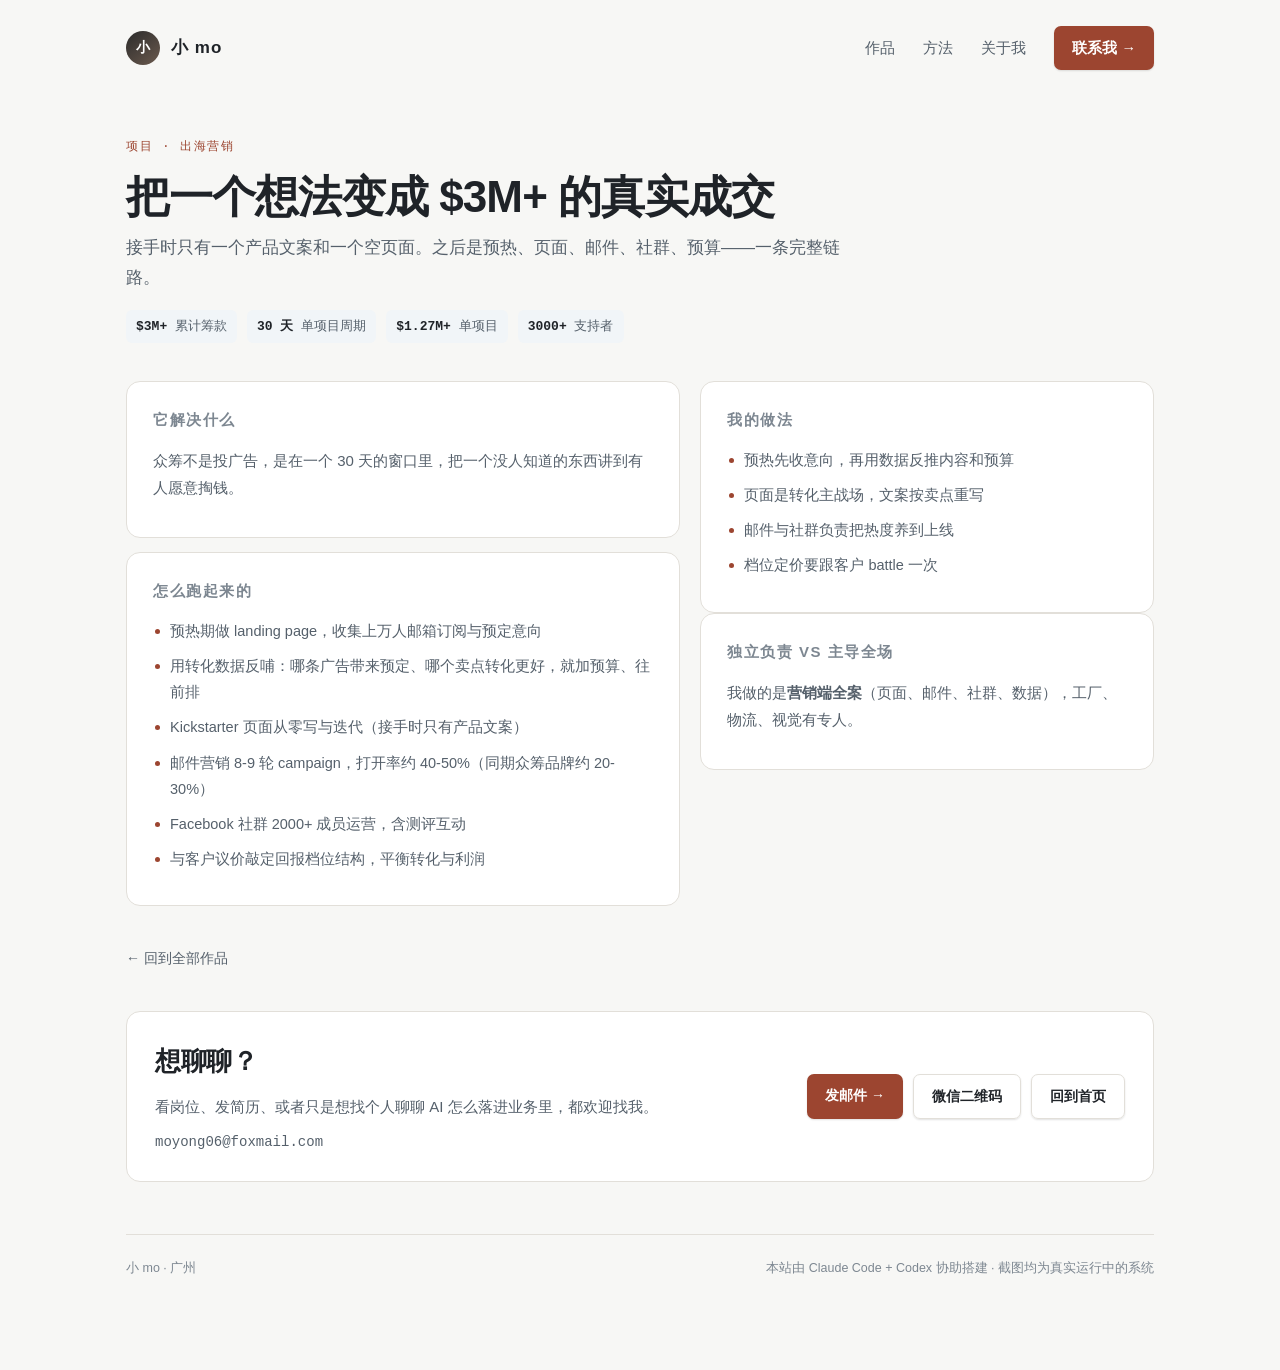
<file: projects/crowdfunding.html>
<!DOCTYPE html>
<html lang="zh-CN">
<head>
<meta charset="UTF-8">
<meta name="viewport" content="width=device-width,initial-scale=1">
<title>两个百万美金级众筹项目 · 小 mo 作品集</title>
<meta name="description" content="独立负责多个海外众筹项目营销端全流程，从页面文案到上线转化，累计筹款超 $3M。">
<link rel="stylesheet" href="../style.css">
</head>
<body>
<div class="wrap">
<nav>
  <a class="brand" href="../index.html"><span class="avatar">小</span><span class="nm">小 mo</span></a>
  <div class="nav-r">
    <a href="../index.html#work">作品</a>
    <a href="../index.html#how">方法</a>
    <a href="../index.html#about">关于我</a>
    <a href="../index.html#contact" class="btn">联系我 →</a>
  </div>
</nav>
<div class="dhead">
  <div class="crumb">项目 · 出海营销</div>
  <h1>把一个想法变成 $3M+ 的真实成交</h1>
  <p class="lead">接手时只有一个产品文案和一个空页面。之后是预热、页面、邮件、社群、预算——一条完整链路。</p>
  <div class="dnums"><span><b>$3M+</b> 累计筹款</span><span><b>30 天</b> 单项目周期</span><span><b>$1.27M+</b> 单项目</span><span><b>3000+</b> 支持者</span></div>
</div>
<div class="dgrid">
  <div><div class="dsec" style="margin-bottom:14px"><h3>它解决什么</h3><p>众筹不是投广告，是在一个 30 天的窗口里，把一个没人知道的东西讲到有人愿意掏钱。</p></div><div class="dsec" style="margin-bottom:14px"><h3>怎么跑起来的</h3><ul><li>预热期做 landing page，收集上万人邮箱订阅与预定意向</li><li>用转化数据反哺：哪条广告带来预定、哪个卖点转化更好，就加预算、往前排</li><li>Kickstarter 页面从零写与迭代（接手时只有产品文案）</li><li>邮件营销 8-9 轮 campaign，打开率约 40-50%（同期众筹品牌约 20-30%）</li><li>Facebook 社群 2000+ 成员运营，含测评互动</li><li>与客户议价敲定回报档位结构，平衡转化与利润</li></ul></div></div>
  <div>
    <div class="dsec">
      <h3>我的做法</h3>
      <ul><li>预热先收意向，再用数据反推内容和预算</li><li>页面是转化主战场，文案按卖点重写</li><li>邮件与社群负责把热度养到上线</li><li>档位定价要跟客户 battle 一次</li></ul>
    </div>
    <div class="dsec" style="margin-bottom:14px"><h3>独立负责 vs 主导全场</h3><p>我做的是<b>营销端全案</b>（页面、邮件、社群、数据），工厂、物流、视觉有专人。</p></div>
  </div>
</div>
<a class="backlink" href="../index.html#work">← 回到全部作品</a>
<div class="contact" style="margin-top:40px">
  <div>
    <h2>想聊聊？</h2>
    <p>看岗位、发简历、或者只是想找个人聊聊 AI 怎么落进业务里，都欢迎找我。</p>
    <div class="mail copy" id="mail">moyong06@foxmail.com</div>
  </div>
  <div class="acts">
    <a class="btn" href="mailto:moyong06@foxmail.com">发邮件 →</a>
    <a class="btn ghost" href="#" onclick="showWx();return false">微信二维码</a>
    <a class="btn ghost" href="../index.html">回到首页</a>
  </div>
</div>
<footer>
  <span>小 mo · 广州</span>
  <span>本站由 Claude Code + Codex 协助搭建 · 截图均为真实运行中的系统</span>
</footer>
</div>
<script>
  const nav=document.querySelector('nav');
  addEventListener('scroll',()=>nav.classList.toggle('scrolled',scrollY>10));
  const mail=document.getElementById('mail');
  if(mail){ mail.style.cursor='pointer';
    mail.addEventListener('click',async()=>{try{await navigator.clipboard.writeText('moyong06@foxmail.com');mail.classList.add('done');setTimeout(()=>mail.classList.remove('done'),1600);}catch(e){}});
  }
</script>
<div id="wxpop" style="position:fixed;inset:0;background:rgba(20,30,24,.62);display:none;z-index:99;align-items:center;justify-content:center;padding:20px" onclick="if(event.target===this)this.style.display='none'">
<div style="background:#f7f4ea;border:3px solid #1f3d2b;border-radius:14px;padding:14px;max-width:340px;width:100%;text-align:center">
<div style="font-size:13px;font-weight:700;color:#1f3d2b;margin-bottom:8px">微信扫码联系小 mo</div>
<img src="../img/wechat.png" style="width:100%;max-width:300px;aspect-ratio:1;object-fit:contain;border:1px solid #1f3d2b" alt="微信二维码">
<div style="font-size:11px;color:#6b6b5a;margin-top:8px">点击空白处关闭</div>
</div></div>
<script>function showWx(){document.getElementById('wxpop').style.display='flex'}</script>
</body>
</html>
</file>
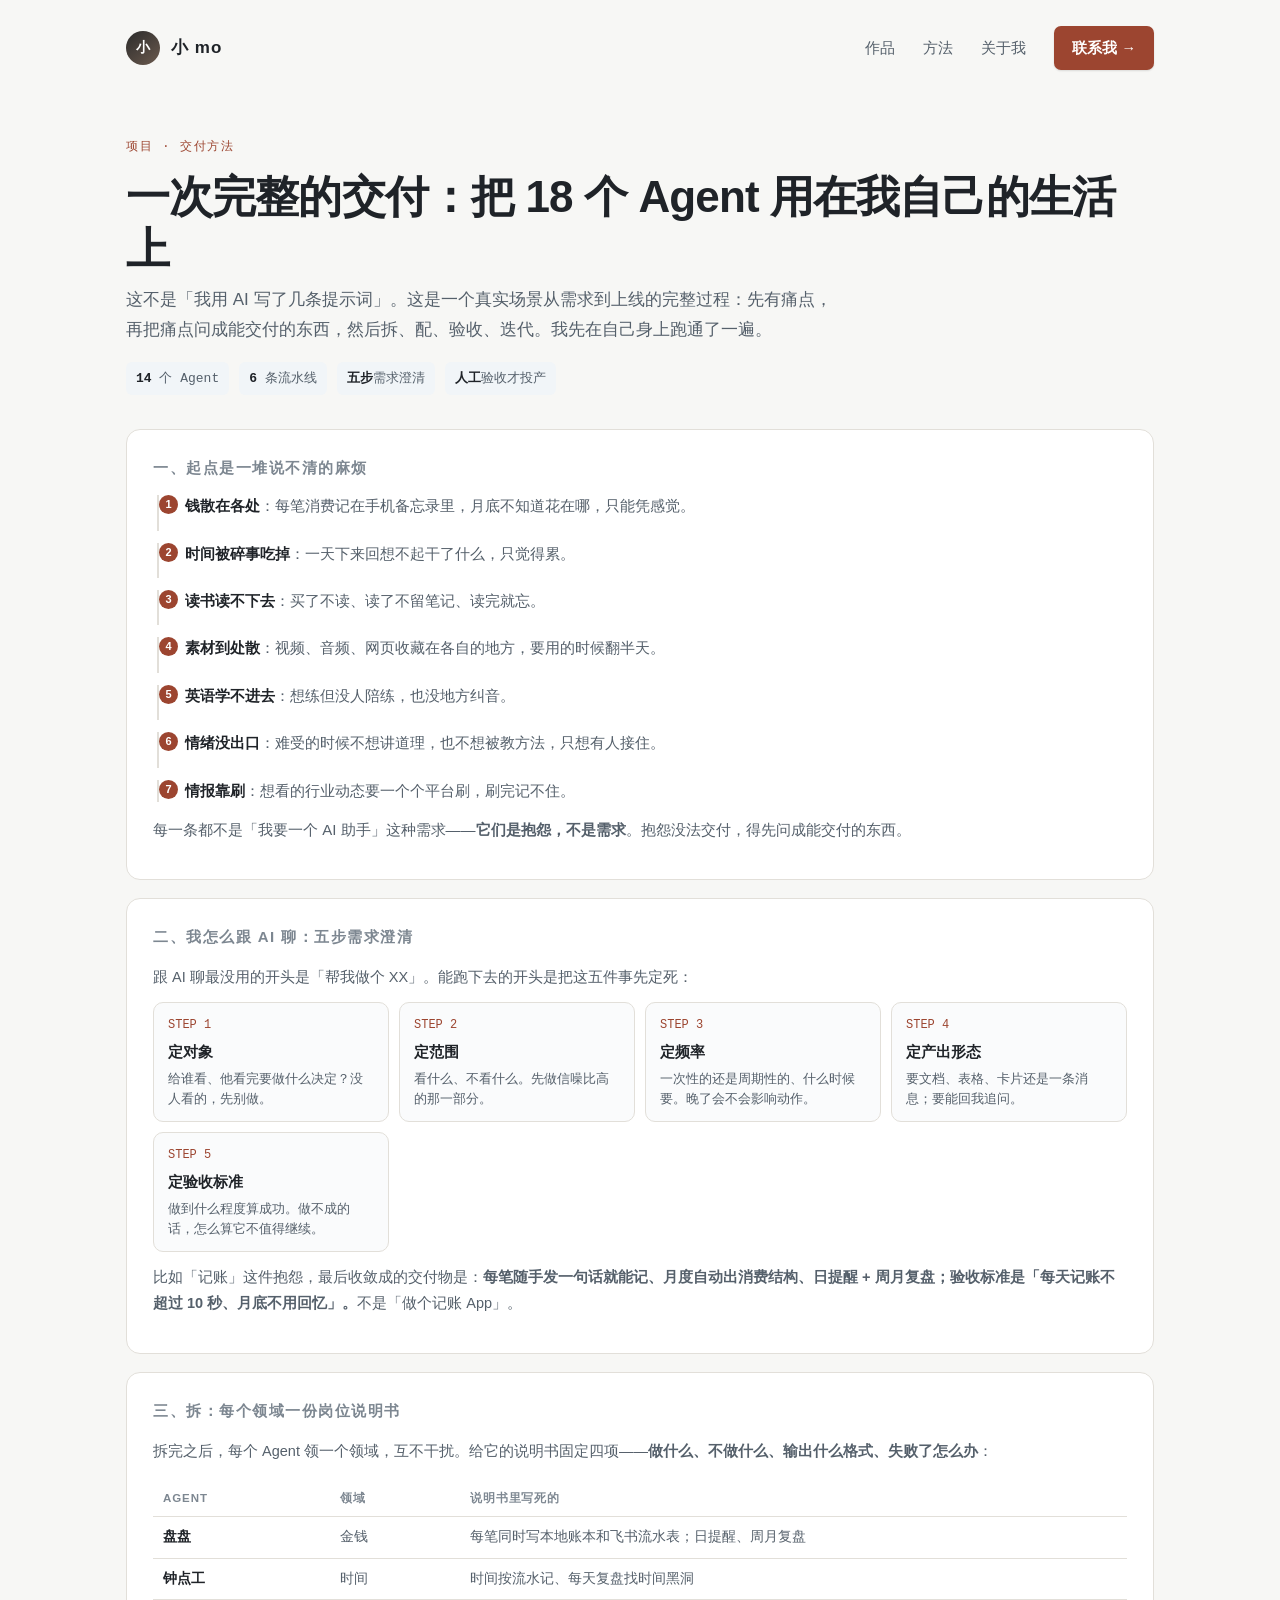
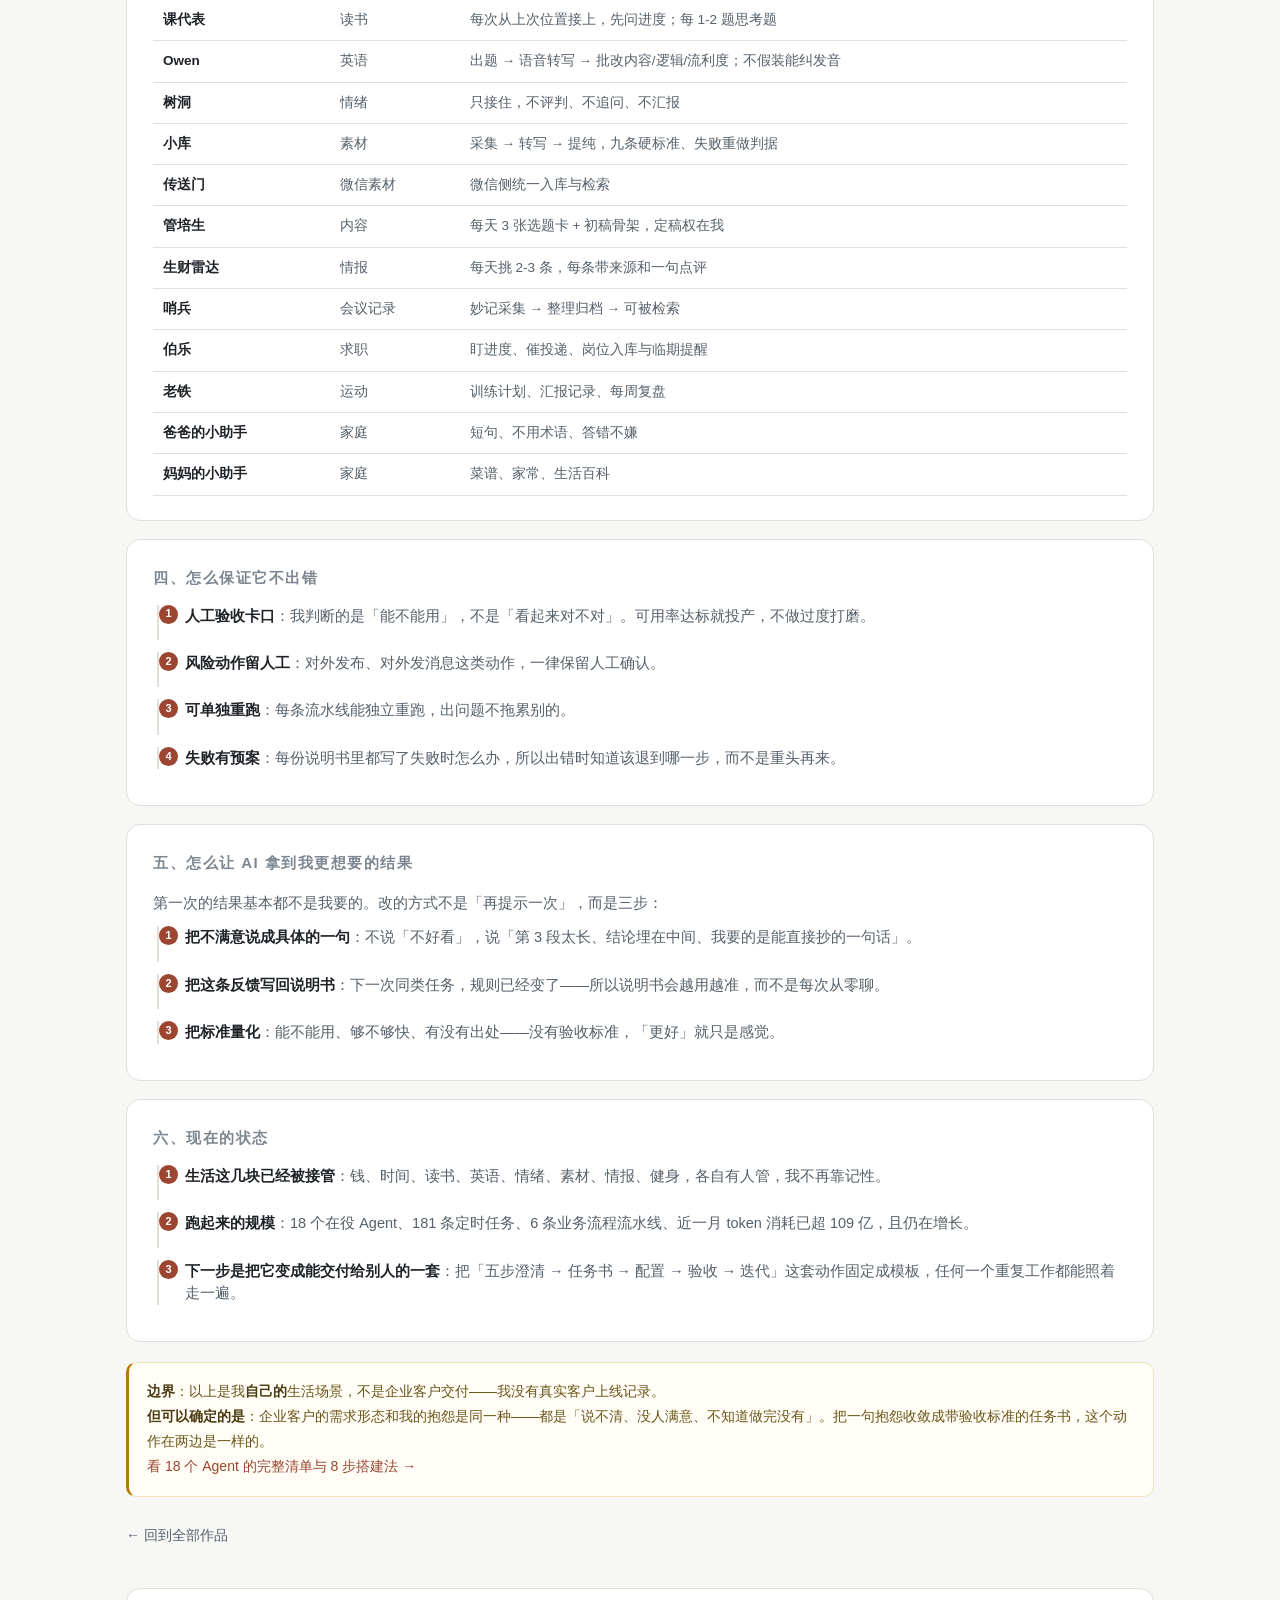
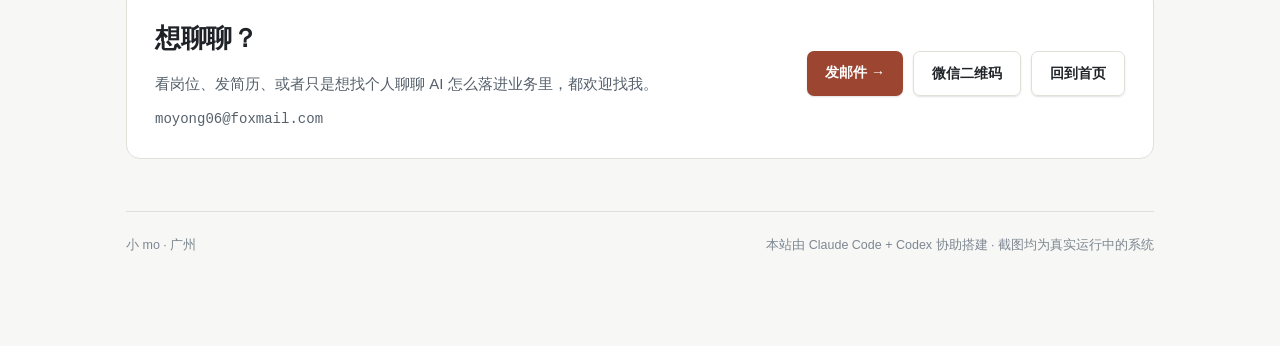
<file: projects/delivery.html>
<!DOCTYPE html>
<html lang="zh-CN">
<head>
<meta charset="UTF-8">
<meta name="viewport" content="width=device-width,initial-scale=1">
<title>一次完整的交付：把 18 个 Agent 用在我自己的生活上 · 小 mo 作品集</title>
<meta name="description" content="从模糊需求到可验收上线：需求澄清五步、岗位说明书、验收卡口、失败处理、反馈迭代——同一套交付动作，先在我自己身上跑通。">
<link rel="stylesheet" href="../style.css">
<style>
  .tl{list-style:none;margin-top:6px}
  .tl li{position:relative;padding-left:26px;margin-bottom:12px;font-size:14.5px;color:var(--ink2);line-height:1.55}
  .tl li::before{content:attr(data-n);position:absolute;left:0;top:0;width:19px;height:19px;background:var(--accent);color:#fff;font-size:11px;font-weight:700;border-radius:50%;display:flex;align-items:center;justify-content:center}
  .tl li b{color:var(--ink)}
  .steps2{display:grid;grid-template-columns:repeat(auto-fit,minmax(190px,1fr));gap:10px;margin-top:6px}
  .st2{background:#fafbfc;border:1px solid var(--line);border-radius:10px;padding:12px 14px}
  .st2 .n{font-family:ui-monospace,SFMono-Regular,Menlo,monospace;font-size:12px;color:var(--accent)}
  .st2 .t{font-size:14.5px;font-weight:600;color:var(--ink);margin:2px 0 4px}
  .st2 .d{font-size:13px;color:var(--ink2);line-height:1.55}
  .atable{width:100%;border-collapse:collapse;font-size:13.5px;margin-top:6px}
  .atable th{text-align:left;font-size:11.5px;letter-spacing:.08em;color:var(--ink3);text-transform:uppercase;font-weight:600;border-bottom:1px solid var(--line);padding:8px 10px}
  .atable td{border-bottom:1px solid var(--line);padding:8px 10px;color:var(--ink2);vertical-align:top}
  .atable td.nm{color:var(--ink);font-weight:600;white-space:nowrap}
  .tblwrap{overflow-x:auto;-webkit-overflow-scrolling:touch;margin-top:4px}
  .atable{min-width:520px}
</style>
</head>
<body>
<div class="wrap">
<nav>
  <a class="brand" href="../index.html"><span class="avatar">小</span><span class="nm">小 mo</span></a>
  <div class="nav-r">
    <a href="../index.html#work">作品</a>
    <a href="../index.html#how">方法</a>
    <a href="../index.html#about">关于我</a>
    <a href="../index.html#contact" class="btn">联系我 →</a>
  </div>
</nav>

<div class="dhead">
  <div class="crumb">项目 · 交付方法</div>
  <h1>一次完整的交付：把 18 个 Agent 用在我自己的生活上</h1>
  <p class="lead">这不是「我用 AI 写了几条提示词」。这是一个真实场景从需求到上线的完整过程：先有痛点，再把痛点问成能交付的东西，然后拆、配、验收、迭代。我先在自己身上跑通了一遍。</p>
  <div class="dnums"><span><b>14</b> 个 Agent</span><span><b>6</b> 条流水线</span><span><b>五步</b>需求澄清</span><span><b>人工</b>验收才投产</span></div>
</div>

<section class="dsec" style="margin-top:26px">
  <h3>一、起点是一堆说不清的麻烦</h3>
  <ul class="tl">
    <li data-n="1"><b>钱散在各处</b>：每笔消费记在手机备忘录里，月底不知道花在哪，只能凭感觉。</li>
    <li data-n="2"><b>时间被碎事吃掉</b>：一天下来回想不起干了什么，只觉得累。</li>
    <li data-n="3"><b>读书读不下去</b>：买了不读、读了不留笔记、读完就忘。</li>
    <li data-n="4"><b>素材到处散</b>：视频、音频、网页收藏在各自的地方，要用的时候翻半天。</li>
    <li data-n="5"><b>英语学不进去</b>：想练但没人陪练，也没地方纠音。</li>
    <li data-n="6"><b>情绪没出口</b>：难受的时候不想讲道理，也不想被教方法，只想有人接住。</li>
    <li data-n="7"><b>情报靠刷</b>：想看的行业动态要一个个平台刷，刷完记不住。</li>
  </ul>
  <p style="margin-top:14px">每一条都不是「我要一个 AI 助手」这种需求——<b>它们是抱怨，不是需求</b>。抱怨没法交付，得先问成能交付的东西。</p>
</section>

<section class="dsec" style="margin-top:18px">
  <h3>二、我怎么跟 AI 聊：五步需求澄清</h3>
  <p style="color:var(--ink2);font-size:14.5px;margin-bottom:12px">跟 AI 聊最没用的开头是「帮我做个 XX」。能跑下去的开头是把这五件事先定死：</p>
  <div class="steps2">
    <div class="st2"><div class="n">STEP 1</div><div class="t">定对象</div><div class="d">给谁看、他看完要做什么决定？没人看的，先别做。</div></div>
    <div class="st2"><div class="n">STEP 2</div><div class="t">定范围</div><div class="d">看什么、不看什么。先做信噪比高的那一部分。</div></div>
    <div class="st2"><div class="n">STEP 3</div><div class="t">定频率</div><div class="d">一次性的还是周期性的、什么时候要。晚了会不会影响动作。</div></div>
    <div class="st2"><div class="n">STEP 4</div><div class="t">定产出形态</div><div class="d">要文档、表格、卡片还是一条消息；要能回我追问。</div></div>
    <div class="st2"><div class="n">STEP 5</div><div class="t">定验收标准</div><div class="d">做到什么程度算成功。做不成的话，怎么算它不值得继续。</div></div>
  </div>
  <p style="margin-top:12px;color:var(--ink2);font-size:14.5px">比如「记账」这件抱怨，最后收敛成的交付物是：<b>每笔随手发一句话就能记、月度自动出消费结构、日提醒 + 周月复盘；验收标准是「每天记账不超过 10 秒、月底不用回忆」。</b>不是「做个记账 App」。</p>
</section>

<section class="dsec" style="margin-top:18px">
  <h3>三、拆：每个领域一份岗位说明书</h3>
  <p style="color:var(--ink2);font-size:14.5px;margin-bottom:10px">拆完之后，每个 Agent 领一个领域，互不干扰。给它的说明书固定四项——<b>做什么、不做什么、输出什么格式、失败了怎么办</b>：</p>
  <div class="tblwrap"><table class="atable">
    <thead><tr><th>Agent</th><th>领域</th><th>说明书里写死的</th></tr></thead>
    <tbody>
      <tr><td class="nm">盘盘</td><td>金钱</td><td>每笔同时写本地账本和飞书流水表；日提醒、周月复盘</td></tr>
      <tr><td class="nm">钟点工</td><td>时间</td><td>时间按流水记、每天复盘找时间黑洞</td></tr>
      <tr><td class="nm">课代表</td><td>读书</td><td>每次从上次位置接上，先问进度；每 1-2 题思考题</td></tr>
      <tr><td class="nm">Owen</td><td>英语</td><td>出题 → 语音转写 → 批改内容/逻辑/流利度；不假装能纠发音</td></tr>
      <tr><td class="nm">树洞</td><td>情绪</td><td>只接住，不评判、不追问、不汇报</td></tr>
      <tr><td class="nm">小库</td><td>素材</td><td>采集 → 转写 → 提纯，九条硬标准、失败重做判据</td></tr>
      <tr><td class="nm">传送门</td><td>微信素材</td><td>微信侧统一入库与检索</td></tr>
      <tr><td class="nm">管培生</td><td>内容</td><td>每天 3 张选题卡 + 初稿骨架，定稿权在我</td></tr>
      <tr><td class="nm">生财雷达</td><td>情报</td><td>每天挑 2-3 条，每条带来源和一句点评</td></tr>
      <tr><td class="nm">哨兵</td><td>会议记录</td><td>妙记采集 → 整理归档 → 可被检索</td></tr>
      <tr><td class="nm">伯乐</td><td>求职</td><td>盯进度、催投递、岗位入库与临期提醒</td></tr>
      <tr><td class="nm">老铁</td><td>运动</td><td>训练计划、汇报记录、每周复盘</td></tr>
      <tr><td class="nm">爸爸的小助手</td><td>家庭</td><td>短句、不用术语、答错不嫌</td></tr>
      <tr><td class="nm">妈妈的小助手</td><td>家庭</td><td>菜谱、家常、生活百科</td></tr>
    </tbody>
  </table></div>
</section>

<section class="dsec" style="margin-top:18px">
  <h3>四、怎么保证它不出错</h3>
  <ul class="tl">
    <li data-n="1"><b>人工验收卡口</b>：我判断的是「能不能用」，不是「看起来对不对」。可用率达标就投产，不做过度打磨。</li>
    <li data-n="2"><b>风险动作留人工</b>：对外发布、对外发消息这类动作，一律保留人工确认。</li>
    <li data-n="3"><b>可单独重跑</b>：每条流水线能独立重跑，出问题不拖累别的。</li>
    <li data-n="4"><b>失败有预案</b>：每份说明书里都写了失败时怎么办，所以出错时知道该退到哪一步，而不是重头再来。</li>
  </ul>
</section>

<section class="dsec" style="margin-top:18px">
  <h3>五、怎么让 AI 拿到我更想要的结果</h3>
  <p style="color:var(--ink2);font-size:14.5px;margin-bottom:10px">第一次的结果基本都不是我要的。改的方式不是「再提示一次」，而是三步：</p>
  <ul class="tl">
    <li data-n="1"><b>把不满意说成具体的一句</b>：不说「不好看」，说「第 3 段太长、结论埋在中间、我要的是能直接抄的一句话」。</li>
    <li data-n="2"><b>把这条反馈写回说明书</b>：下一次同类任务，规则已经变了——所以说明书会越用越准，而不是每次从零聊。</li>
    <li data-n="3"><b>把标准量化</b>：能不能用、够不够快、有没有出处——没有验收标准，「更好」就只是感觉。</li>
  </ul>
</section>

<section class="dsec" style="margin-top:18px">
  <h3>六、现在的状态</h3>
  <ul class="tl">
    <li data-n="1"><b>生活这几块已经被接管</b>：钱、时间、读书、英语、情绪、素材、情报、健身，各自有人管，我不再靠记性。</li>
    <li data-n="2"><b>跑起来的规模</b>：18 个在役 Agent、181 条定时任务、6 条业务流程流水线、近一月 token 消耗已超 109 亿，且仍在增长。</li>
    <li data-n="3"><b>下一步是把它变成能交付给别人的一套</b>：把「五步澄清 → 任务书 → 配置 → 验收 → 迭代」这套动作固定成模板，任何一个重复工作都能照着走一遍。</li>
  </ul>
</section>

<div class="dnote" style="margin-top:20px">
<b>边界</b>：以上是我<b>自己的</b>生活场景，不是企业客户交付——我没有真实客户上线记录。<br>
<b>但可以确定的是</b>：企业客户的需求形态和我的抱怨是同一种——都是「说不清、没人满意、不知道做完没有」。把一句抱怨收敛成带验收标准的任务书，这个动作在两边是一样的。<br>
<a class="more" href="agents.html">看 18 个 Agent 的完整清单与 8 步搭建法 →</a>
</div>

<a class="backlink" href="../index.html#work">← 回到全部作品</a>

<div class="contact" style="margin-top:40px">
  <div>
    <h2>想聊聊？</h2>
    <p>看岗位、发简历、或者只是想找个人聊聊 AI 怎么落进业务里，都欢迎找我。</p>
    <div class="mail copy" id="mail">moyong06@foxmail.com</div>
  </div>
  <div class="acts">
    <a class="btn" href="mailto:moyong06@foxmail.com">发邮件 →</a>
    <a class="btn ghost" href="#" onclick="showWx();return false">微信二维码</a>
    <a class="btn ghost" href="../index.html">回到首页</a>
  </div>
</div>
<footer>
  <span>小 mo · 广州</span>
  <span>本站由 Claude Code + Codex 协助搭建 · 截图均为真实运行中的系统</span>
</footer>
</div>
<script>
  const nav=document.querySelector('nav');
  addEventListener('scroll',()=>nav.classList.toggle('scrolled',scrollY>10));
  const mail=document.getElementById('mail');
  if(mail){ mail.style.cursor='pointer';
    mail.addEventListener('click',async()=>{try{await navigator.clipboard.writeText('moyong06@foxmail.com');mail.classList.add('done');setTimeout(()=>mail.classList.remove('done'),1600);}catch(e){}});
  }
</script>
<div id="wxpop" style="position:fixed;inset:0;background:rgba(20,30,24,.62);display:none;z-index:99;align-items:center;justify-content:center;padding:20px" onclick="if(event.target===this)this.style.display='none'">
<div style="background:#f7f4ea;border:3px solid #1f3d2b;border-radius:14px;padding:14px;max-width:340px;width:100%;text-align:center">
<div style="font-size:13px;font-weight:700;color:#1f3d2b;margin-bottom:8px">微信扫码联系小 mo</div>
<img src="../img/wechat.png" style="width:100%;max-width:300px;aspect-ratio:1;object-fit:contain;border:1px solid #1f3d2b" alt="微信二维码">
<div style="font-size:11px;color:#6b6b5a;margin-top:8px">点击空白处关闭</div>
</div></div>
<script>function showWx(){document.getElementById('wxpop').style.display='flex'}</script>
</body>
</html>
</file>
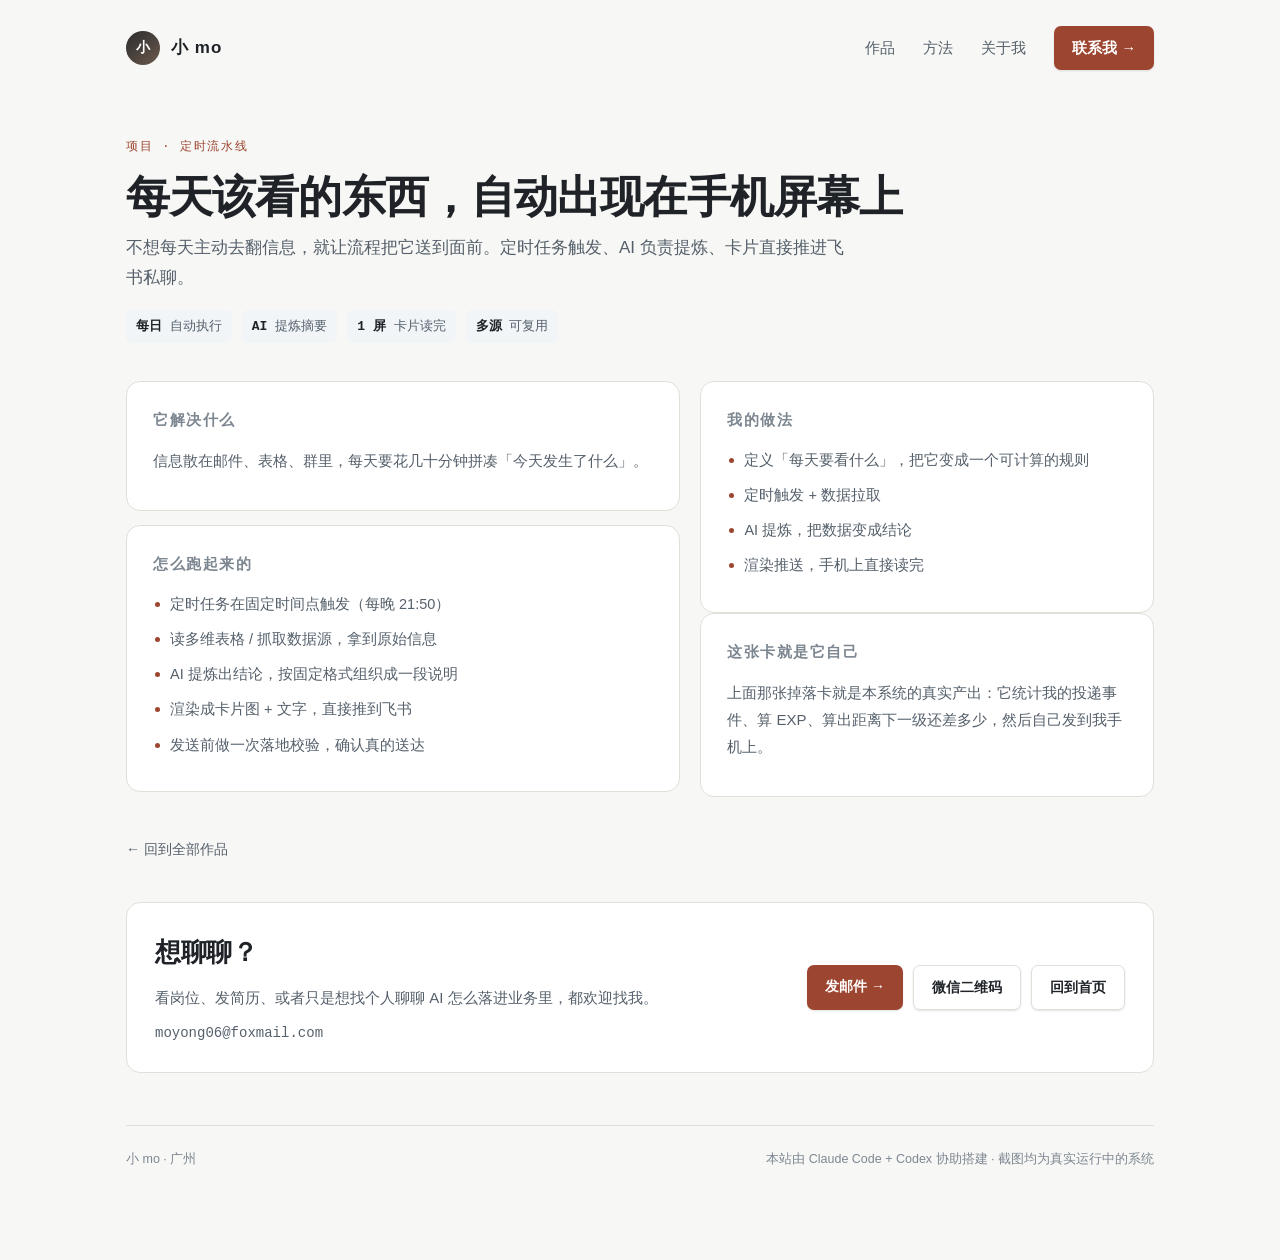
<file: projects/dropcard.html>
<!DOCTYPE html>
<html lang="zh-CN">
<head>
<meta charset="UTF-8">
<meta name="viewport" content="width=device-width,initial-scale=1">
<title>每日自动汇总推送 · 小 mo 作品集</title>
<meta name="description" content="定时抓取、AI 提炼摘要、生成卡片推送到飞书，把每天要手工读一遍的动作变成自动到达。">
<link rel="stylesheet" href="../style.css">
</head>
<body>
<div class="wrap">
<nav>
  <a class="brand" href="../index.html"><span class="avatar">小</span><span class="nm">小 mo</span></a>
  <div class="nav-r">
    <a href="../index.html#work">作品</a>
    <a href="../index.html#how">方法</a>
    <a href="../index.html#about">关于我</a>
    <a href="../index.html#contact" class="btn">联系我 →</a>
  </div>
</nav>
<div class="dhead">
  <div class="crumb">项目 · 定时流水线</div>
  <h1>每天该看的东西，自动出现在手机屏幕上</h1>
  <p class="lead">不想每天主动去翻信息，就让流程把它送到面前。定时任务触发、AI 负责提炼、卡片直接推进飞书私聊。</p>
  <div class="dnums"><span><b>每日</b> 自动执行</span><span><b>AI</b> 提炼摘要</span><span><b>1 屏</b> 卡片读完</span><span><b>多源</b> 可复用</span></div>
</div>
<div class="dgrid">
  <div><div class="dsec" style="margin-bottom:14px"><h3>它解决什么</h3><p>信息散在邮件、表格、群里，每天要花几十分钟拼凑「今天发生了什么」。</p></div><div class="dsec" style="margin-bottom:14px"><h3>怎么跑起来的</h3><ul><li>定时任务在固定时间点触发（每晚 21:50）</li><li>读多维表格 / 抓取数据源，拿到原始信息</li><li>AI 提炼出结论，按固定格式组织成一段说明</li><li>渲染成卡片图 + 文字，直接推到飞书</li><li>发送前做一次落地校验，确认真的送达</li></ul></div></div>
  <div>
    <div class="dsec">
      <h3>我的做法</h3>
      <ul><li>定义「每天要看什么」，把它变成一个可计算的规则</li><li>定时触发 + 数据拉取</li><li>AI 提炼，把数据变成结论</li><li>渲染推送，手机上直接读完</li></ul>
    </div>
    <div class="dsec" style="margin-bottom:14px"><h3>这张卡就是它自己</h3><p>上面那张掉落卡就是本系统的真实产出：它统计我的投递事件、算 EXP、算出距离下一级还差多少，然后自己发到我手机上。</p></div>
  </div>
</div>
<a class="backlink" href="../index.html#work">← 回到全部作品</a>
<div class="contact" style="margin-top:40px">
  <div>
    <h2>想聊聊？</h2>
    <p>看岗位、发简历、或者只是想找个人聊聊 AI 怎么落进业务里，都欢迎找我。</p>
    <div class="mail copy" id="mail">moyong06@foxmail.com</div>
  </div>
  <div class="acts">
    <a class="btn" href="mailto:moyong06@foxmail.com">发邮件 →</a>
    <a class="btn ghost" href="#" onclick="showWx();return false">微信二维码</a>
    <a class="btn ghost" href="../index.html">回到首页</a>
  </div>
</div>
<footer>
  <span>小 mo · 广州</span>
  <span>本站由 Claude Code + Codex 协助搭建 · 截图均为真实运行中的系统</span>
</footer>
</div>
<script>
  const nav=document.querySelector('nav');
  addEventListener('scroll',()=>nav.classList.toggle('scrolled',scrollY>10));
  const mail=document.getElementById('mail');
  if(mail){ mail.style.cursor='pointer';
    mail.addEventListener('click',async()=>{try{await navigator.clipboard.writeText('moyong06@foxmail.com');mail.classList.add('done');setTimeout(()=>mail.classList.remove('done'),1600);}catch(e){}});
  }
</script>
<div id="wxpop" style="position:fixed;inset:0;background:rgba(20,30,24,.62);display:none;z-index:99;align-items:center;justify-content:center;padding:20px" onclick="if(event.target===this)this.style.display='none'">
<div style="background:#f7f4ea;border:3px solid #1f3d2b;border-radius:14px;padding:14px;max-width:340px;width:100%;text-align:center">
<div style="font-size:13px;font-weight:700;color:#1f3d2b;margin-bottom:8px">微信扫码联系小 mo</div>
<img src="../img/wechat.png" style="width:100%;max-width:300px;aspect-ratio:1;object-fit:contain;border:1px solid #1f3d2b" alt="微信二维码">
<div style="font-size:11px;color:#6b6b5a;margin-top:8px">点击空白处关闭</div>
</div></div>
<script>function showWx(){document.getElementById('wxpop').style.display='flex'}</script>
</body>
</html>
</file>
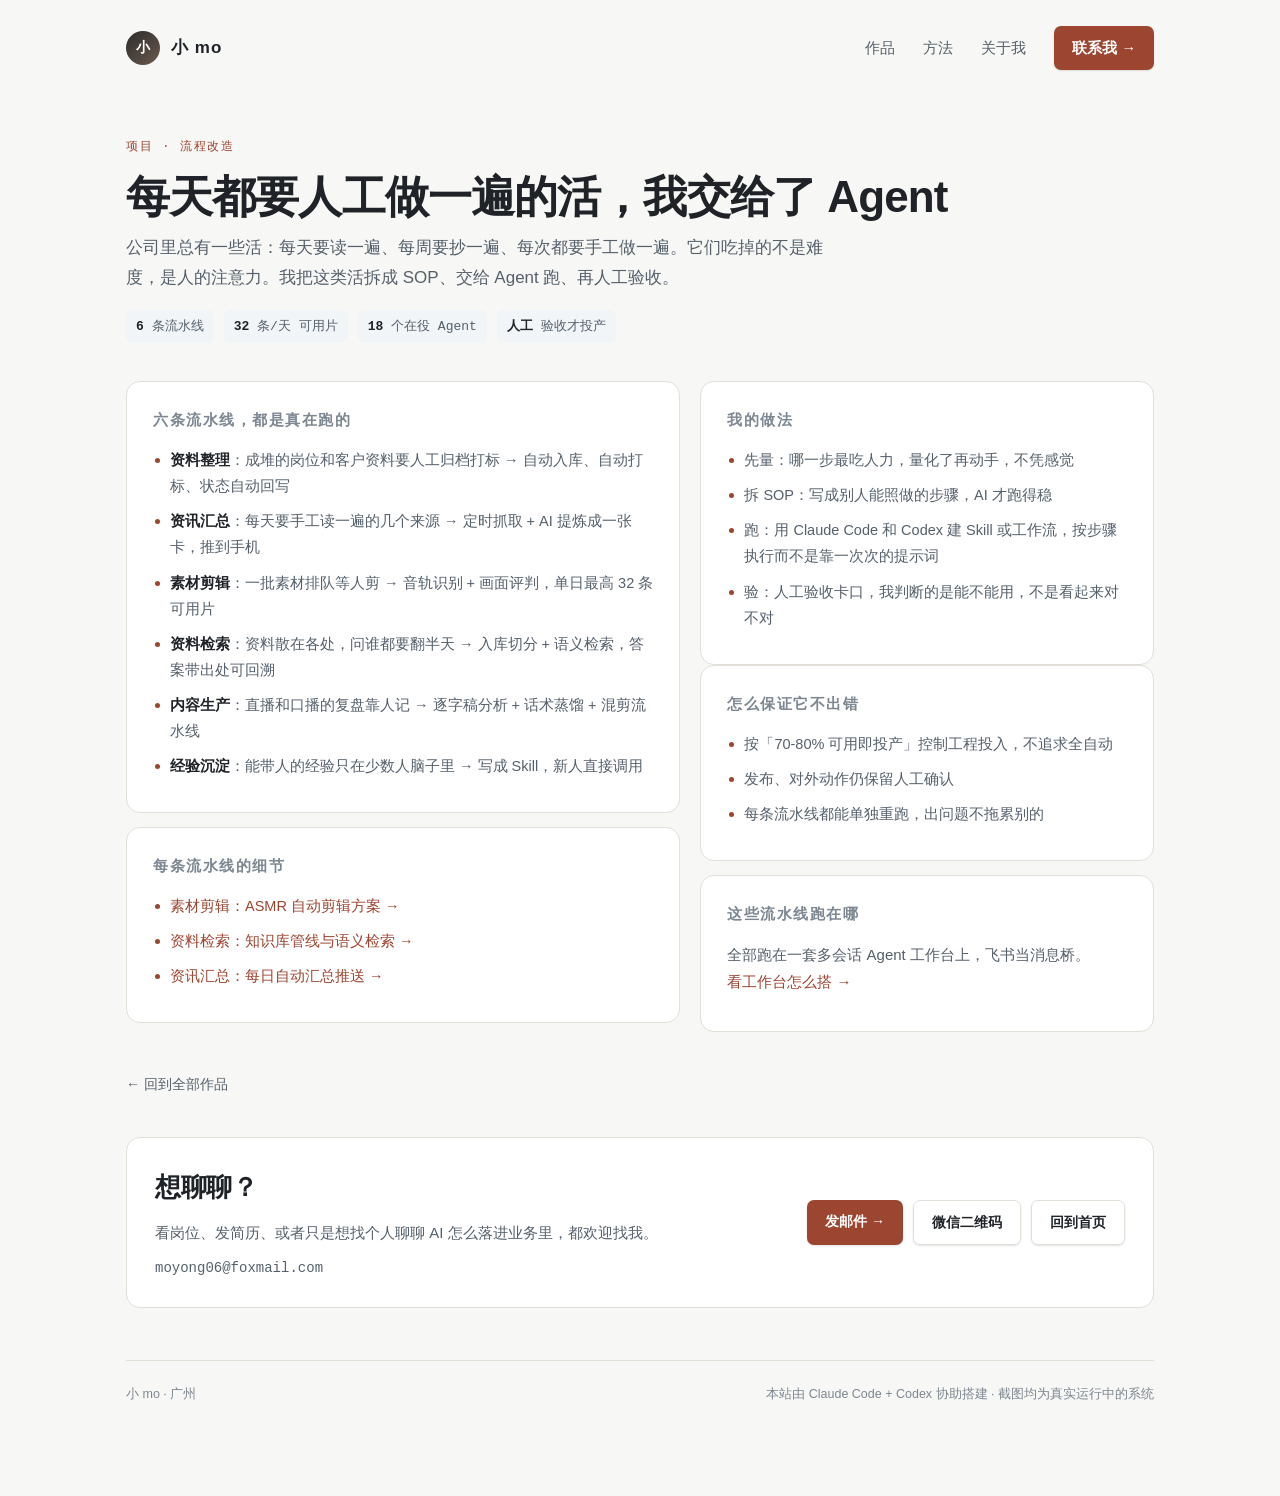
<file: projects/flow.html>
<!DOCTYPE html>
<html lang="zh-CN">
<head>
<meta charset="UTF-8">
<meta name="viewport" content="width=device-width,initial-scale=1">
<title>6 类重复劳动 → 自动流水线 · 小 mo 作品集</title>
<meta name="description" content="把公司里每天、每周都要人工做一遍的活，拆成 SOP 交给 Agent 执行，人工验收才投产。">
<link rel="stylesheet" href="../style.css">
</head>
<body>
<div class="wrap">
<nav>
  <a class="brand" href="../index.html"><span class="avatar">小</span><span class="nm">小 mo</span></a>
  <div class="nav-r">
    <a href="../index.html#work">作品</a>
    <a href="../index.html#how">方法</a>
    <a href="../index.html#about">关于我</a>
    <a href="../index.html#contact" class="btn">联系我 →</a>
  </div>
</nav>
<div class="dhead">
  <div class="crumb">项目 · 流程改造</div>
  <h1>每天都要人工做一遍的活，我交给了 Agent</h1>
  <p class="lead">公司里总有一些活：每天要读一遍、每周要抄一遍、每次都要手工做一遍。它们吃掉的不是难度，是人的注意力。我把这类活拆成 SOP、交给 Agent 跑、再人工验收。</p>
  <div class="dnums"><span><b>6</b> 条流水线</span><span><b>32</b> 条/天 可用片</span><span><b>18</b> 个在役 Agent</span><span><b>人工</b> 验收才投产</span></div>
</div>
<div class="dgrid">
  <div>
    <div class="dsec" style="margin-bottom:14px">
      <h3>六条流水线，都是真在跑的</h3>
      <ul>
        <li><b>资料整理</b>：成堆的岗位和客户资料要人工归档打标 → 自动入库、自动打标、状态自动回写</li>
        <li><b>资讯汇总</b>：每天要手工读一遍的几个来源 → 定时抓取 + AI 提炼成一张卡，推到手机</li>
        <li><b>素材剪辑</b>：一批素材排队等人剪 → 音轨识别 + 画面评判，单日最高 32 条可用片</li>
        <li><b>资料检索</b>：资料散在各处，问谁都要翻半天 → 入库切分 + 语义检索，答案带出处可回溯</li>
        <li><b>内容生产</b>：直播和口播的复盘靠人记 → 逐字稿分析 + 话术蒸馏 + 混剪流水线</li>
        <li><b>经验沉淀</b>：能带人的经验只在少数人脑子里 → 写成 Skill，新人直接调用</li>
      </ul>
    </div>
    <div class="dsec" style="margin-bottom:14px">
      <h3>每条流水线的细节</h3>
      <ul>
        <li><a class="more" href="asmr.html">素材剪辑：ASMR 自动剪辑方案 →</a></li>
        <li><a class="more" href="rag.html">资料检索：知识库管线与语义检索 →</a></li>
        <li><a class="more" href="dropcard.html">资讯汇总：每日自动汇总推送 →</a></li>
      </ul>
    </div>
  </div>
  <div>
    <div class="dsec">
      <h3>我的做法</h3>
      <ul>
        <li>先量：哪一步最吃人力，量化了再动手，不凭感觉</li>
        <li>拆 SOP：写成别人能照做的步骤，AI 才跑得稳</li>
        <li>跑：用 Claude Code 和 Codex 建 Skill 或工作流，按步骤执行而不是靠一次次的提示词</li>
        <li>验：人工验收卡口，我判断的是能不能用，不是看起来对不对</li>
      </ul>
    </div>
    <div class="dsec" style="margin-bottom:14px">
      <h3>怎么保证它不出错</h3>
      <ul>
        <li>按「70-80% 可用即投产」控制工程投入，不追求全自动</li>
        <li>发布、对外动作仍保留人工确认</li>
        <li>每条流水线都能单独重跑，出问题不拖累别的</li>
      </ul>
    </div>
    <div class="dsec" style="margin-bottom:14px">
      <h3>这些流水线跑在哪</h3>
      <p>全部跑在一套多会话 Agent 工作台上，飞书当消息桥。<a class="more" href="agent.html">看工作台怎么搭 →</a></p>
    </div>
  </div>
</div>
<a class="backlink" href="../index.html#work">← 回到全部作品</a>
<div class="contact" style="margin-top:40px">
  <div>
    <h2>想聊聊？</h2>
    <p>看岗位、发简历、或者只是想找个人聊聊 AI 怎么落进业务里，都欢迎找我。</p>
    <div class="mail copy" id="mail">moyong06@foxmail.com</div>
  </div>
  <div class="acts">
    <a class="btn" href="mailto:moyong06@foxmail.com">发邮件 →</a>
    <a class="btn ghost" href="#" onclick="showWx();return false">微信二维码</a>
    <a class="btn ghost" href="../index.html">回到首页</a>
  </div>
</div>
<footer>
  <span>小 mo · 广州</span>
  <span>本站由 Claude Code + Codex 协助搭建 · 截图均为真实运行中的系统</span>
</footer>
</div>
<script>
  const nav=document.querySelector('nav');
  addEventListener('scroll',()=>nav.classList.toggle('scrolled',scrollY>10));
  const mail=document.getElementById('mail');
  if(mail){ mail.style.cursor='pointer';
    mail.addEventListener('click',async()=>{try{await navigator.clipboard.writeText('moyong06@foxmail.com');mail.classList.add('done');setTimeout(()=>mail.classList.remove('done'),1600);}catch(e){}});
  }
</script>
<div id="wxpop" style="position:fixed;inset:0;background:rgba(20,30,24,.62);display:none;z-index:99;align-items:center;justify-content:center;padding:20px" onclick="if(event.target===this)this.style.display='none'">
<div style="background:#f7f4ea;border:3px solid #1f3d2b;border-radius:14px;padding:14px;max-width:340px;width:100%;text-align:center">
<div style="font-size:13px;font-weight:700;color:#1f3d2b;margin-bottom:8px">微信扫码联系小 mo</div>
<img src="../img/wechat.png" style="width:100%;max-width:300px;aspect-ratio:1;object-fit:contain;border:1px solid #1f3d2b" alt="微信二维码">
<div style="font-size:11px;color:#6b6b5a;margin-top:8px">点击空白处关闭</div>
</div></div>
<script>function showWx(){document.getElementById('wxpop').style.display='flex'}</script>
</body>
</html>
</file>
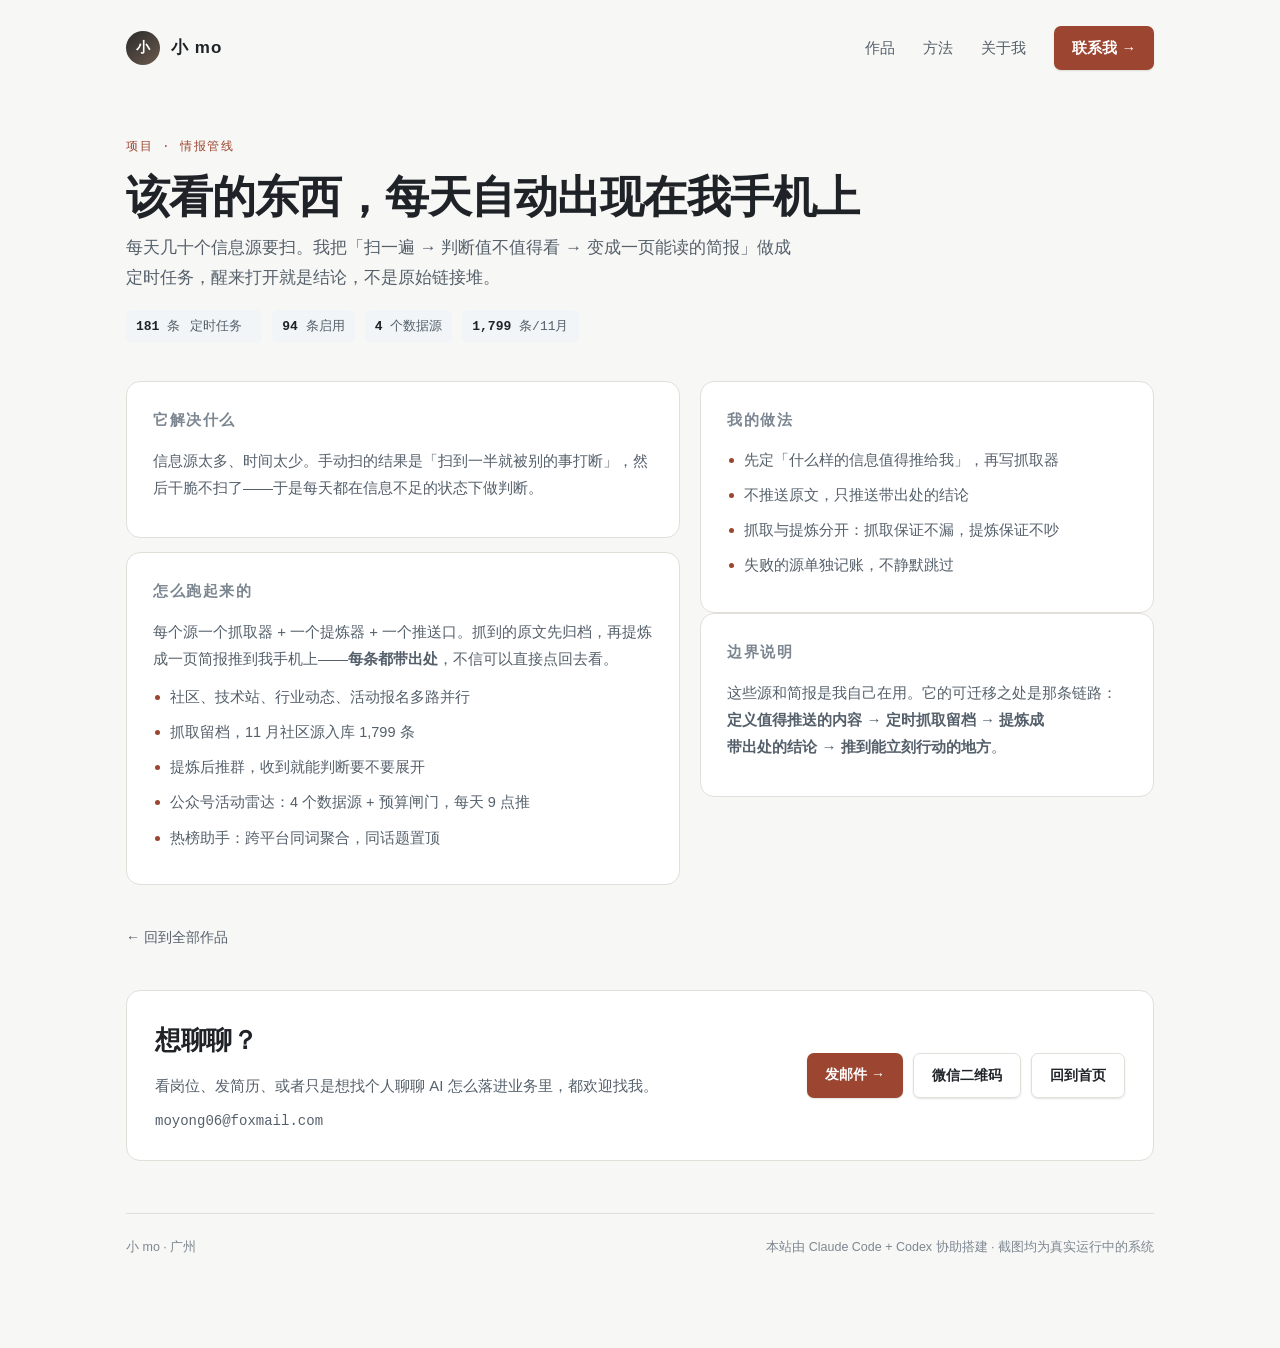
<file: projects/intel.html>
<!DOCTYPE html>
<html lang="zh-CN">
<head>
<meta charset="UTF-8">
<meta name="viewport" content="width=device-width,initial-scale=1">
<title>情报与内容管线 · 小 mo 作品集 · 小 mo 作品集</title>
<meta name="description" content="从社区热帖到行业动态，每日定时抓取、提炼成带出处的简报。">
<link rel="stylesheet" href="../style.css">
</head>
<body>
<div class="wrap">
<nav>
  <a class="brand" href="../index.html"><span class="avatar">小</span><span class="nm">小 mo</span></a>
  <div class="nav-r">
    <a href="../index.html#work">作品</a>
    <a href="../index.html#how">方法</a>
    <a href="../index.html#about">关于我</a>
    <a href="../index.html#contact" class="btn">联系我 →</a>
  </div>
</nav>
<div class="dhead">
  <div class="crumb">项目 · <span class="nw">情报管线</span></div>
  <h1>该看的东西，每天自动出现在我手机上</h1>
  <p class="lead">每天几十个信息源要扫。我把「扫一遍 → 判断值不值得看 → 变成一页能读的简报」做成<span class="nw">定时任务</span>，醒来打开就是结论，<span class="nw">不是</span>原始链接堆。</p>
  <div class="dnums"><span><b>181</b> 条<span class="nw">定时任务</span></span><span><b>94</b> 条启用</span><span><b>4</b> 个数据源</span><span><b>1,799</b> 条/11月</span></div>
</div>
<div class="dgrid">
  <div><div class="dsec" style="margin-bottom:14px"><h3>它解决什么</h3><p>信息源太多、时间太少。手动扫的结果是「扫到一半就被别的事打断」，然后干脆不扫了——于是每天都在信息不足的状态下做判断。</p></div>
<div class="dsec" style="margin-bottom:14px"><h3>怎么跑起来的</h3><p>每个源一个抓取器 + 一个提炼器 + 一个推送口。抓到的原文先归档，再提炼成一页简报推到我手机上——<b>每条都带出处</b>，不信可以直接点回去看。</p><ul>
<li>社区、技术站、行业动态、活动报名多路并行</li>
<li>抓取留档，11 月社区源入库 <span class="nw">1,799 条</span></li>
<li>提炼后推群，收到就能判断要不要展开</li>
<li>公众号活动雷达：4 个数据源 + 预算闸门，每天 9 点推</li>
<li>热榜助手：跨平台同词聚合，同话题置顶</li></ul></div></div>
  <div><div class="dsec">
  <h3>我的做法</h3>
  <ul><li>先定「什么样的信息值得推给我」，再写抓取器</li><li>不推送原文，只推送<span class="nw">带出处的结论</span></li><li>抓取与提炼分开：抓取保证不漏，提炼保证不吵</li><li>失败的源单独记账，不静默跳过</li></ul>
</div>
<div class="dsec" style="margin-bottom:14px"><h3>边界说明</h3><p>这些源和简报是我自己在用。它的可迁移之处是那条链路：<b>定义值得推送的内容 → 定时抓取留档 → 提炼成<span class="nw">带出处的结论</span> → 推到能立刻行动的地方</b>。</p></div></div>
</div>
<a class="backlink" href="../index.html#work">← 回到全部作品</a>
<div class="contact" style="margin-top:40px">
  <div>
    <h2>想聊聊？</h2>
    <p>看岗位、发简历、或者只是想找个人聊聊 AI 怎么落进业务里，都欢迎找我。</p>
    <div class="mail copy" id="mail">moyong06@foxmail.com</div>
  </div>
  <div class="acts">
    <a class="btn" href="mailto:moyong06@foxmail.com">发邮件 →</a>
    <a class="btn ghost" href="#" onclick="showWx();return false">微信二维码</a>
    <a class="btn ghost" href="../index.html">回到首页</a>
  </div>
</div>
<footer>
  <span>小 mo · 广州</span>
  <span>本站由 Claude Code + Codex 协助搭建 · 截图均为真实运行中的系统</span>
</footer>
</div>
<script>
  const nav=document.querySelector('nav');
  addEventListener('scroll',()=>nav.classList.toggle('scrolled',scrollY>10));
  const mail=document.getElementById('mail');
  if(mail){ mail.style.cursor='pointer';
    mail.addEventListener('click',async()=>{try{await navigator.clipboard.writeText('moyong06@foxmail.com');mail.classList.add('done');setTimeout(()=>mail.classList.remove('done'),1600);}catch(e){}});
  }
</script>
<div id="wxpop" style="position:fixed;inset:0;background:rgba(20,30,24,.62);display:none;z-index:99;align-items:center;justify-content:center;padding:20px" onclick="if(event.target===this)this.style.display='none'">
<div style="background:#f7f4ea;border:3px solid #1f3d2b;border-radius:14px;padding:14px;max-width:340px;width:100%;text-align:center">
<div style="font-size:13px;font-weight:700;color:#1f3d2b;margin-bottom:8px">微信扫码联系小 mo</div>
<img src="../img/wechat.png" style="width:100%;max-width:300px;aspect-ratio:1;object-fit:contain;border:1px solid #1f3d2b" alt="微信二维码">
<div style="font-size:11px;color:#6b6b5a;margin-top:8px">点击空白处关闭</div>
</div></div>
<script>function showWx(){document.getElementById('wxpop').style.display='flex'}</script>
</body>
</html>
</file>
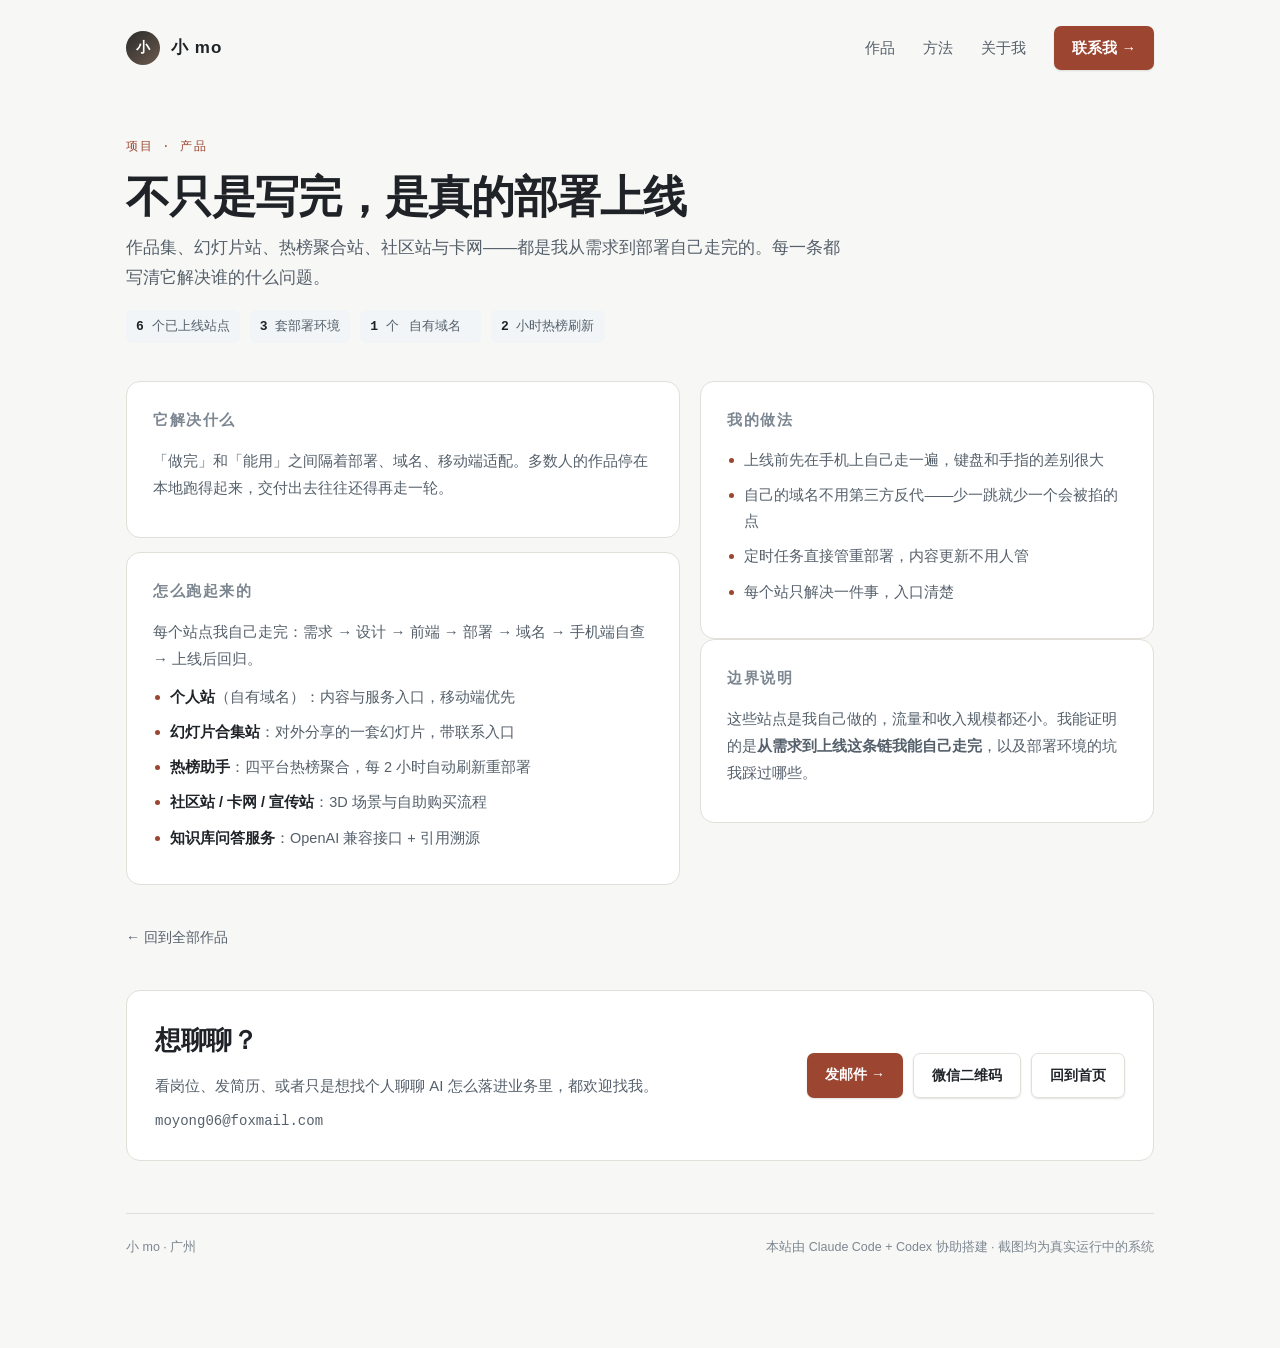
<file: projects/products.html>
<!DOCTYPE html>
<html lang="zh-CN">
<head>
<meta charset="UTF-8">
<meta name="viewport" content="width=device-width,initial-scale=1">
<title>上线的产品 · 小 mo 作品集 · 小 mo 作品集</title>
<meta name="description" content="从零部署的个人站、幻灯片站、热榜站与社区站，全部可访问。">
<link rel="stylesheet" href="../style.css">
</head>
<body>
<div class="wrap">
<nav>
  <a class="brand" href="../index.html"><span class="avatar">小</span><span class="nm">小 mo</span></a>
  <div class="nav-r">
    <a href="../index.html#work">作品</a>
    <a href="../index.html#how">方法</a>
    <a href="../index.html#about">关于我</a>
    <a href="../index.html#contact" class="btn">联系我 →</a>
  </div>
</nav>
<div class="dhead">
  <div class="crumb">项目 · 产品</div>
  <h1>不只是写完，是真的<span class="nw">部署上线</span></h1>
  <p class="lead">作品集、幻灯片站、<span class="nw">热榜聚合</span>站、社区站与卡网——都是我从需求到部署自己走完的。每一条都写清它解决谁的什么问题。</p>
  <div class="dnums"><span><b>6</b> 个已上线站点</span><span><b>3</b> 套部署环境</span><span><b>1</b> 个<span class="nw">自有域名</span></span><span><b>2</b> 小时热榜刷新</span></div>
</div>
<div class="dgrid">
  <div><div class="dsec" style="margin-bottom:14px"><h3>它解决什么</h3><p>「做完」和「能用」之间隔着部署、域名、移动端适配。多数人的作品停在本地跑得起来，交付出去往往还得再走一轮。</p></div>
<div class="dsec" style="margin-bottom:14px"><h3>怎么跑起来的</h3><p>每个站点我自己走完：需求 → 设计 → 前端 → 部署 → 域名 → <span class="nw">手机端自查</span> → 上线后回归。</p><ul>
<li><b>个人站</b>（<span class="nw">自有域名</span>）：内容与服务入口，移动端优先</li>
<li><b>幻灯片合集站</b>：对外分享的一套幻灯片，带联系入口</li>
<li><b>热榜助手</b>：四平台<span class="nw">热榜聚合</span>，每 2 小时自动刷新重部署</li>
<li><b>社区站 / 卡网 / 宣传站</b>：<span class="nw">3D</span> 场景与自助购买流程</li>
<li><b><span class="nw">知识库问答</span>服务</b>：<span class="nw">OpenAI 兼容接口</span> + <span class="nw">引用溯源</span></li></ul></div></div>
  <div><div class="dsec">
  <h3>我的做法</h3>
  <ul><li>上线前先在手机上自己走一遍，键盘和手指的差别很大</li><li>自己的域名不用第三方反代——少一跳就少一个会被掐的点</li><li><span class="nw">定时任务</span>直接管重部署，内容更新不用人管</li><li>每个站只解决一件事，入口清楚</li></ul>
</div>
<div class="dsec" style="margin-bottom:14px"><h3>边界说明</h3><p>这些站点是我自己做的，流量和收入规模都还小。我能证明的是<b>从需求到上线这条链我能自己走完</b>，以及部署环境的坑我踩过哪些。</p></div></div>
</div>
<a class="backlink" href="../index.html#work">← 回到全部作品</a>
<div class="contact" style="margin-top:40px">
  <div>
    <h2>想聊聊？</h2>
    <p>看岗位、发简历、或者只是想找个人聊聊 AI 怎么落进业务里，都欢迎找我。</p>
    <div class="mail copy" id="mail">moyong06@foxmail.com</div>
  </div>
  <div class="acts">
    <a class="btn" href="mailto:moyong06@foxmail.com">发邮件 →</a>
    <a class="btn ghost" href="#" onclick="showWx();return false">微信二维码</a>
    <a class="btn ghost" href="../index.html">回到首页</a>
  </div>
</div>
<footer>
  <span>小 mo · 广州</span>
  <span>本站由 Claude Code + Codex 协助搭建 · 截图均为真实运行中的系统</span>
</footer>
</div>
<script>
  const nav=document.querySelector('nav');
  addEventListener('scroll',()=>nav.classList.toggle('scrolled',scrollY>10));
  const mail=document.getElementById('mail');
  if(mail){ mail.style.cursor='pointer';
    mail.addEventListener('click',async()=>{try{await navigator.clipboard.writeText('moyong06@foxmail.com');mail.classList.add('done');setTimeout(()=>mail.classList.remove('done'),1600);}catch(e){}});
  }
</script>
<div id="wxpop" style="position:fixed;inset:0;background:rgba(20,30,24,.62);display:none;z-index:99;align-items:center;justify-content:center;padding:20px" onclick="if(event.target===this)this.style.display='none'">
<div style="background:#f7f4ea;border:3px solid #1f3d2b;border-radius:14px;padding:14px;max-width:340px;width:100%;text-align:center">
<div style="font-size:13px;font-weight:700;color:#1f3d2b;margin-bottom:8px">微信扫码联系小 mo</div>
<img src="../img/wechat.png" style="width:100%;max-width:300px;aspect-ratio:1;object-fit:contain;border:1px solid #1f3d2b" alt="微信二维码">
<div style="font-size:11px;color:#6b6b5a;margin-top:8px">点击空白处关闭</div>
</div></div>
<script>function showWx(){document.getElementById('wxpop').style.display='flex'}</script>
</body>
</html>
</file>
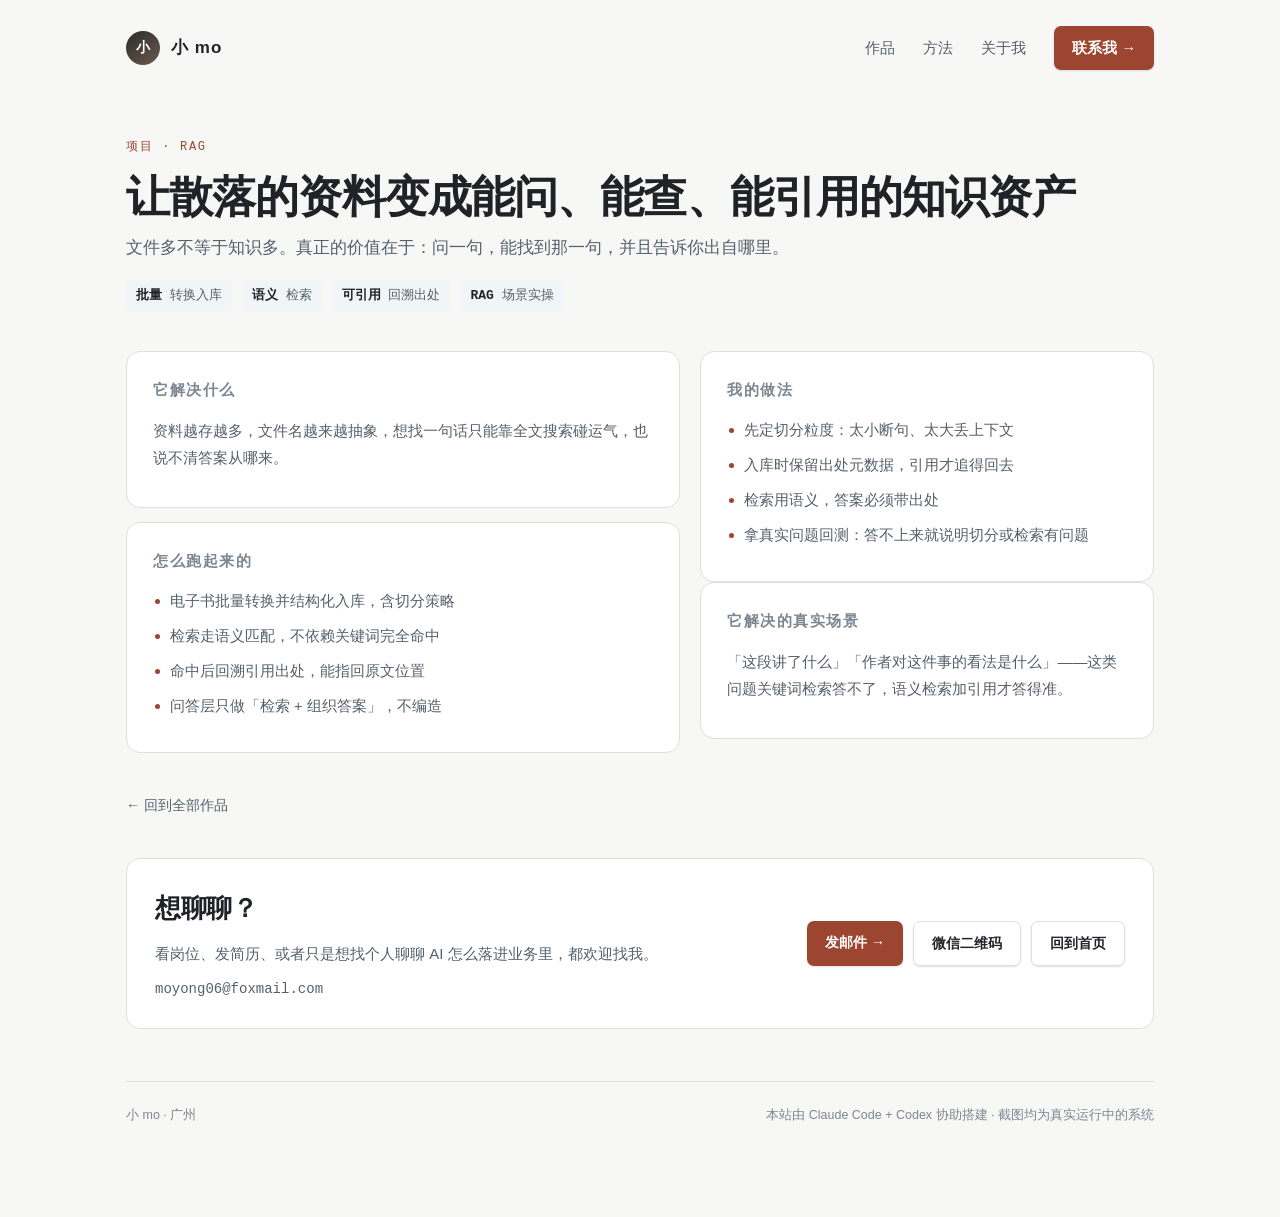
<file: projects/rag.html>
<!DOCTYPE html>
<html lang="zh-CN">
<head>
<meta charset="UTF-8">
<meta name="viewport" content="width=device-width,initial-scale=1">
<title>知识库管线与语义检索 · 小 mo 作品集</title>
<meta name="description" content="电子书批量转换入库，语义检索命中可回溯引用出处，能回答「这段讲了什么」。">
<link rel="stylesheet" href="../style.css">
</head>
<body>
<div class="wrap">
<nav>
  <a class="brand" href="../index.html"><span class="avatar">小</span><span class="nm">小 mo</span></a>
  <div class="nav-r">
    <a href="../index.html#work">作品</a>
    <a href="../index.html#how">方法</a>
    <a href="../index.html#about">关于我</a>
    <a href="../index.html#contact" class="btn">联系我 →</a>
  </div>
</nav>
<div class="dhead">
  <div class="crumb">项目 · RAG</div>
  <h1>让散落的资料变成能问、能查、能引用的知识资产</h1>
  <p class="lead">文件多不等于知识多。真正的价值在于：问一句，能找到那一句，并且告诉你出自哪里。</p>
  <div class="dnums"><span><b>批量</b> 转换入库</span><span><b>语义</b> 检索</span><span><b>可引用</b> 回溯出处</span><span><b>RAG</b> 场景实操</span></div>
</div>
<div class="dgrid">
  <div><div class="dsec" style="margin-bottom:14px"><h3>它解决什么</h3><p>资料越存越多，文件名越来越抽象，想找一句话只能靠全文搜索碰运气，也说不清答案从哪来。</p></div><div class="dsec" style="margin-bottom:14px"><h3>怎么跑起来的</h3><ul><li>电子书批量转换并结构化入库，含切分策略</li><li>检索走语义匹配，不依赖关键词完全命中</li><li>命中后回溯引用出处，能指回原文位置</li><li>问答层只做「检索 + 组织答案」，不编造</li></ul></div></div>
  <div>
    <div class="dsec">
      <h3>我的做法</h3>
      <ul><li>先定切分粒度：太小断句、太大丢上下文</li><li>入库时保留出处元数据，引用才追得回去</li><li>检索用语义，答案必须带出处</li><li>拿真实问题回测：答不上来就说明切分或检索有问题</li></ul>
    </div>
    <div class="dsec" style="margin-bottom:14px"><h3>它解决的真实场景</h3><p>「这段讲了什么」「作者对这件事的看法是什么」——这类问题关键词检索答不了，语义检索加引用才答得准。</p></div>
  </div>
</div>
<a class="backlink" href="../index.html#work">← 回到全部作品</a>
<div class="contact" style="margin-top:40px">
  <div>
    <h2>想聊聊？</h2>
    <p>看岗位、发简历、或者只是想找个人聊聊 AI 怎么落进业务里，都欢迎找我。</p>
    <div class="mail copy" id="mail">moyong06@foxmail.com</div>
  </div>
  <div class="acts">
    <a class="btn" href="mailto:moyong06@foxmail.com">发邮件 →</a>
    <a class="btn ghost" href="#" onclick="showWx();return false">微信二维码</a>
    <a class="btn ghost" href="../index.html">回到首页</a>
  </div>
</div>
<footer>
  <span>小 mo · 广州</span>
  <span>本站由 Claude Code + Codex 协助搭建 · 截图均为真实运行中的系统</span>
</footer>
</div>
<script>
  const nav=document.querySelector('nav');
  addEventListener('scroll',()=>nav.classList.toggle('scrolled',scrollY>10));
  const mail=document.getElementById('mail');
  if(mail){ mail.style.cursor='pointer';
    mail.addEventListener('click',async()=>{try{await navigator.clipboard.writeText('moyong06@foxmail.com');mail.classList.add('done');setTimeout(()=>mail.classList.remove('done'),1600);}catch(e){}});
  }
</script>
<div id="wxpop" style="position:fixed;inset:0;background:rgba(20,30,24,.62);display:none;z-index:99;align-items:center;justify-content:center;padding:20px" onclick="if(event.target===this)this.style.display='none'">
<div style="background:#f7f4ea;border:3px solid #1f3d2b;border-radius:14px;padding:14px;max-width:340px;width:100%;text-align:center">
<div style="font-size:13px;font-weight:700;color:#1f3d2b;margin-bottom:8px">微信扫码联系小 mo</div>
<img src="../img/wechat.png" style="width:100%;max-width:300px;aspect-ratio:1;object-fit:contain;border:1px solid #1f3d2b" alt="微信二维码">
<div style="font-size:11px;color:#6b6b5a;margin-top:8px">点击空白处关闭</div>
</div></div>
<script>function showWx(){document.getElementById('wxpop').style.display='flex'}</script>
</body>
</html>
</file>
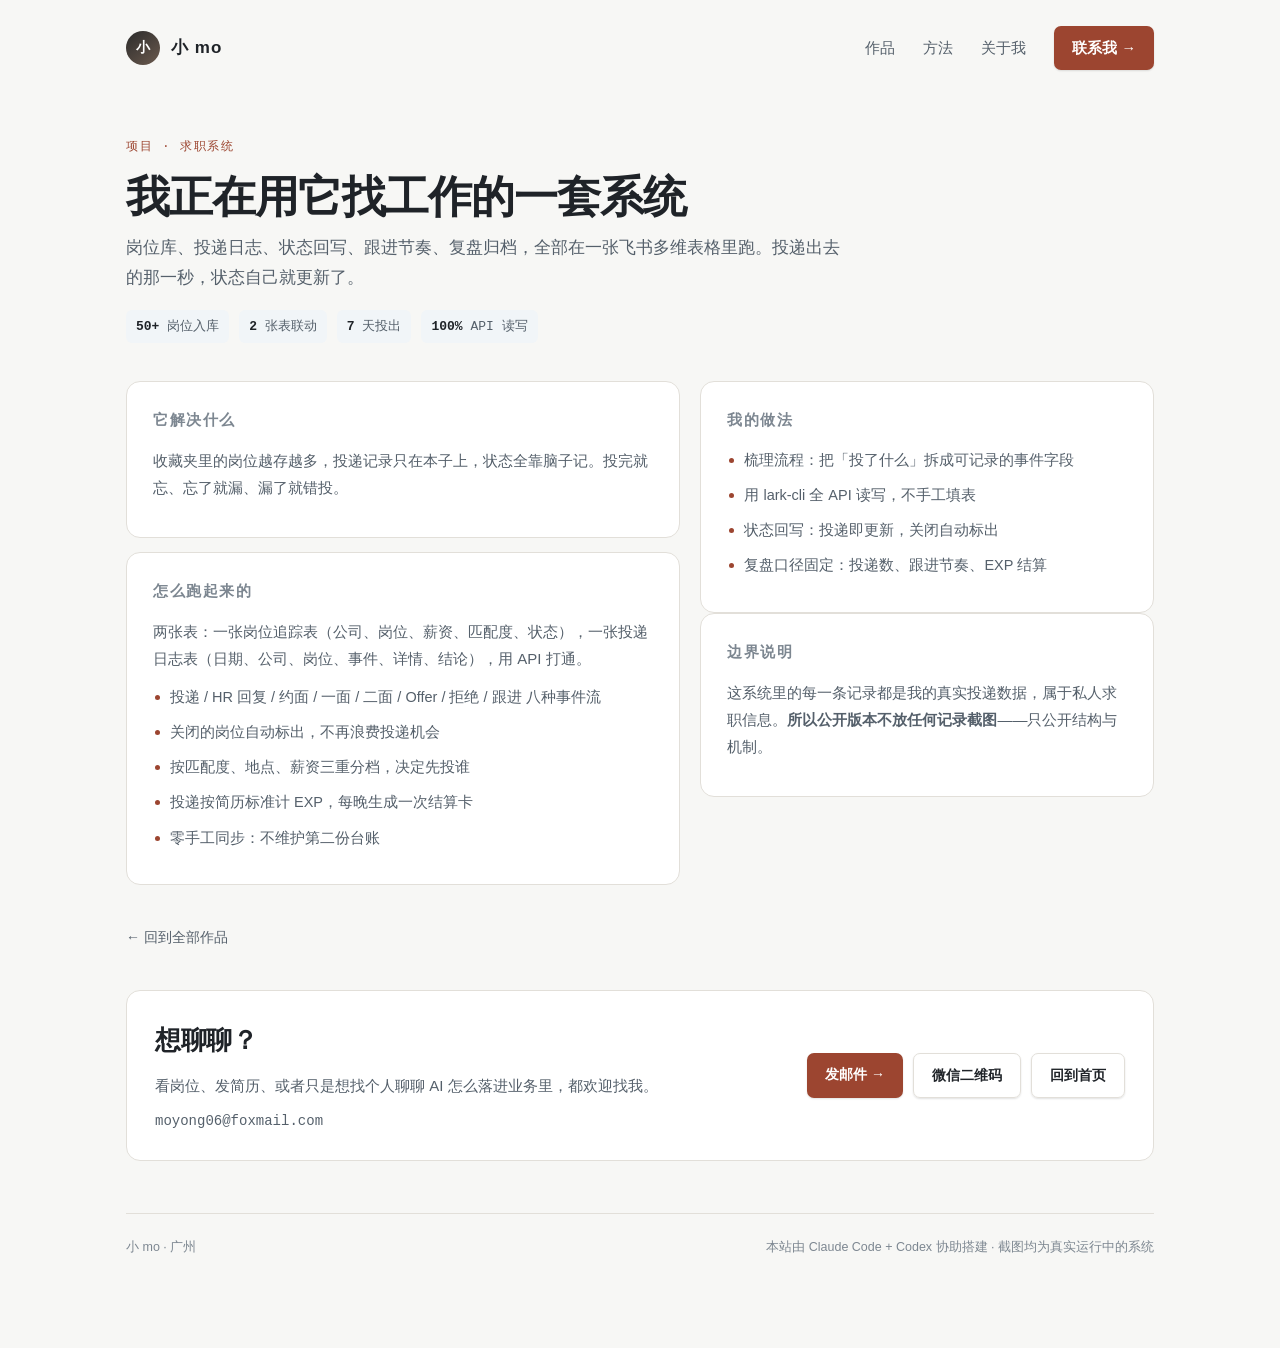
<file: projects/tracker.html>
<!DOCTYPE html>
<html lang="zh-CN">
<head>
<meta charset="UTF-8">
<meta name="viewport" content="width=device-width,initial-scale=1">
<title>求职追踪与投递管理系统 · 小 mo 作品集</title>
<meta name="description" content="从岗位入库到投递、跟进、复盘归档，一套多维表格跑完整条求职流程。">
<link rel="stylesheet" href="../style.css">
</head>
<body>
<div class="wrap">
<nav>
  <a class="brand" href="../index.html"><span class="avatar">小</span><span class="nm">小 mo</span></a>
  <div class="nav-r">
    <a href="../index.html#work">作品</a>
    <a href="../index.html#how">方法</a>
    <a href="../index.html#about">关于我</a>
    <a href="../index.html#contact" class="btn">联系我 →</a>
  </div>
</nav>
<div class="dhead">
  <div class="crumb">项目 · 求职系统</div>
  <h1>我正在用它找工作的一套系统</h1>
  <p class="lead">岗位库、投递日志、状态回写、跟进节奏、复盘归档，全部在一张飞书多维表格里跑。投递出去的那一秒，状态自己就更新了。</p>
  <div class="dnums"><span><b>50+</b> 岗位入库</span><span><b>2</b> 张表联动</span><span><b>7</b> 天投出</span><span><b>100%</b> API 读写</span></div>
</div>
<div class="dgrid">
  <div><div class="dsec" style="margin-bottom:14px"><h3>它解决什么</h3><p>收藏夹里的岗位越存越多，投递记录只在本子上，状态全靠脑子记。投完就忘、忘了就漏、漏了就错投。</p></div><div class="dsec" style="margin-bottom:14px"><h3>怎么跑起来的</h3><p>两张表：一张岗位追踪表（公司、岗位、薪资、匹配度、状态），一张投递日志表（日期、公司、岗位、事件、详情、结论），用 API 打通。</p><ul><li>投递 / HR 回复 / 约面 / 一面 / 二面 / Offer / 拒绝 / 跟进 八种事件流</li><li>关闭的岗位自动标出，不再浪费投递机会</li><li>按匹配度、地点、薪资三重分档，决定先投谁</li><li>投递按简历标准计 EXP，每晚生成一次结算卡</li><li>零手工同步：不维护第二份台账</li></ul></div></div>
  <div>
    <div class="dsec">
      <h3>我的做法</h3>
      <ul><li>梳理流程：把「投了什么」拆成可记录的事件字段</li><li>用 lark-cli 全 API 读写，不手工填表</li><li>状态回写：投递即更新，关闭自动标出</li><li>复盘口径固定：投递数、跟进节奏、EXP 结算</li></ul>
    </div>
    <div class="dsec" style="margin-bottom:14px"><h3>边界说明</h3><p>这系统里的每一条记录都是我的真实投递数据，属于私人求职信息。<b>所以公开版本不放任何记录截图</b>——只公开结构与机制。</p></div>
  </div>
</div>
<a class="backlink" href="../index.html#work">← 回到全部作品</a>
<div class="contact" style="margin-top:40px">
  <div>
    <h2>想聊聊？</h2>
    <p>看岗位、发简历、或者只是想找个人聊聊 AI 怎么落进业务里，都欢迎找我。</p>
    <div class="mail copy" id="mail">moyong06@foxmail.com</div>
  </div>
  <div class="acts">
    <a class="btn" href="mailto:moyong06@foxmail.com">发邮件 →</a>
    <a class="btn ghost" href="#" onclick="showWx();return false">微信二维码</a>
    <a class="btn ghost" href="../index.html">回到首页</a>
  </div>
</div>
<footer>
  <span>小 mo · 广州</span>
  <span>本站由 Claude Code + Codex 协助搭建 · 截图均为真实运行中的系统</span>
</footer>
</div>
<script>
  const nav=document.querySelector('nav');
  addEventListener('scroll',()=>nav.classList.toggle('scrolled',scrollY>10));
  const mail=document.getElementById('mail');
  if(mail){ mail.style.cursor='pointer';
    mail.addEventListener('click',async()=>{try{await navigator.clipboard.writeText('moyong06@foxmail.com');mail.classList.add('done');setTimeout(()=>mail.classList.remove('done'),1600);}catch(e){}});
  }
</script>
<div id="wxpop" style="position:fixed;inset:0;background:rgba(20,30,24,.62);display:none;z-index:99;align-items:center;justify-content:center;padding:20px" onclick="if(event.target===this)this.style.display='none'">
<div style="background:#f7f4ea;border:3px solid #1f3d2b;border-radius:14px;padding:14px;max-width:340px;width:100%;text-align:center">
<div style="font-size:13px;font-weight:700;color:#1f3d2b;margin-bottom:8px">微信扫码联系小 mo</div>
<img src="../img/wechat.png" style="width:100%;max-width:300px;aspect-ratio:1;object-fit:contain;border:1px solid #1f3d2b" alt="微信二维码">
<div style="font-size:11px;color:#6b6b5a;margin-top:8px">点击空白处关闭</div>
</div></div>
<script>function showWx(){document.getElementById('wxpop').style.display='flex'}</script>
</body>
</html>
</file>
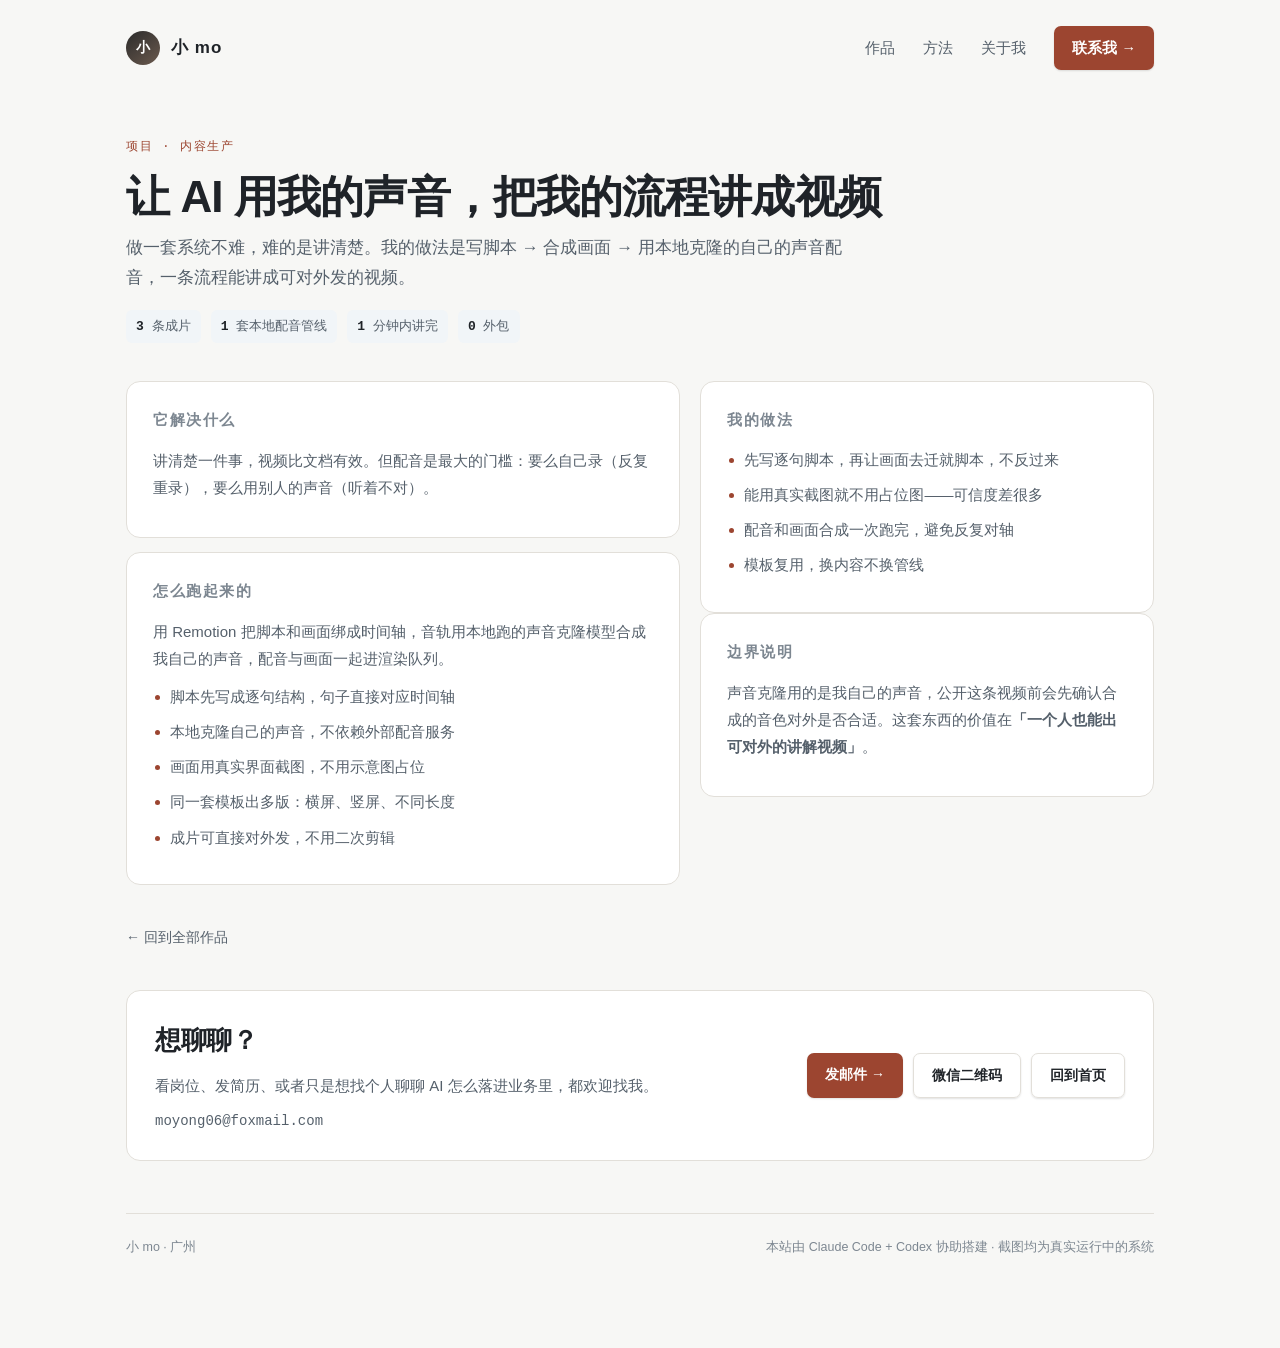
<file: projects/video.html>
<!DOCTYPE html>
<html lang="zh-CN">
<head>
<meta charset="UTF-8">
<meta name="viewport" content="width=device-width,initial-scale=1">
<title>讲解视频与声音克隆 · 小 mo 作品集 · 小 mo 作品集</title>
<meta name="description" content="用 Remotion 合成讲解视频，并用本地模型克隆我自己的声音配音。">
<link rel="stylesheet" href="../style.css">
</head>
<body>
<div class="wrap">
<nav>
  <a class="brand" href="../index.html"><span class="avatar">小</span><span class="nm">小 mo</span></a>
  <div class="nav-r">
    <a href="../index.html#work">作品</a>
    <a href="../index.html#how">方法</a>
    <a href="../index.html#about">关于我</a>
    <a href="../index.html#contact" class="btn">联系我 →</a>
  </div>
</nav>
<div class="dhead">
  <div class="crumb">项目 · 内容生产</div>
  <h1>让 AI 用我的声音，把我的流程讲成视频</h1>
  <p class="lead">做一套系统不难，难的是讲清楚。我的做法是写脚本 → 合成画面 → 用<span class="nw">本地克隆</span>的<span class="nw">自己的声音</span>配音，一条流程能讲成<span class="nw">可对外发</span>的视频。</p>
  <div class="dnums"><span><b>3</b> 条成片</span><span><b>1</b> 套本地配音管线</span><span><b>1</b> 分钟内讲完</span><span><b>0</b> 外包</span></div>
</div>
<div class="dgrid">
  <div><div class="dsec" style="margin-bottom:14px"><h3>它解决什么</h3><p>讲清楚一件事，视频比文档有效。但配音是最大的门槛：要么自己录（反复重录），要么用别人的声音（听着不对）。</p></div>
<div class="dsec" style="margin-bottom:14px"><h3>怎么跑起来的</h3><p>用 Remotion 把脚本和画面绑成时间轴，音轨用本地跑的声音克隆模型合成我<span class="nw">自己的声音</span>，配音与画面一起进渲染队列。</p><ul>
<li>脚本先写成逐句结构，句子直接对应时间轴</li>
<li>本地克隆<span class="nw">自己的声音</span>，不依赖外部配音服务</li>
<li>画面用真实界面截图，不用示意图占位</li>
<li><span class="nw">同一套</span>模板出多版：横屏、竖屏、不同长度</li>
<li>成片可直接对外发，不用二次剪辑</li></ul></div></div>
  <div><div class="dsec">
  <h3>我的做法</h3>
  <ul><li>先写<span class="nw">逐句脚本</span>，再让画面去迁就脚本，不反过来</li><li>能用真实截图就不用占位图——可信度差很多</li><li>配音和画面合成一次跑完，避免反复对轴</li><li>模板复用，换内容不换管线</li></ul>
</div>
<div class="dsec" style="margin-bottom:14px"><h3>边界说明</h3><p>声音克隆用的是我<span class="nw">自己的声音</span>，公开这条视频前会先确认合成的音色对外是否合适。这套东西的价值在<b>「一个人也能出可对外的讲解视频」</b>。</p></div></div>
</div>
<a class="backlink" href="../index.html#work">← 回到全部作品</a>
<div class="contact" style="margin-top:40px">
  <div>
    <h2>想聊聊？</h2>
    <p>看岗位、发简历、或者只是想找个人聊聊 AI 怎么落进业务里，都欢迎找我。</p>
    <div class="mail copy" id="mail">moyong06@foxmail.com</div>
  </div>
  <div class="acts">
    <a class="btn" href="mailto:moyong06@foxmail.com">发邮件 →</a>
    <a class="btn ghost" href="#" onclick="showWx();return false">微信二维码</a>
    <a class="btn ghost" href="../index.html">回到首页</a>
  </div>
</div>
<footer>
  <span>小 mo · 广州</span>
  <span>本站由 Claude Code + Codex 协助搭建 · 截图均为真实运行中的系统</span>
</footer>
</div>
<script>
  const nav=document.querySelector('nav');
  addEventListener('scroll',()=>nav.classList.toggle('scrolled',scrollY>10));
  const mail=document.getElementById('mail');
  if(mail){ mail.style.cursor='pointer';
    mail.addEventListener('click',async()=>{try{await navigator.clipboard.writeText('moyong06@foxmail.com');mail.classList.add('done');setTimeout(()=>mail.classList.remove('done'),1600);}catch(e){}});
  }
</script>
<div id="wxpop" style="position:fixed;inset:0;background:rgba(20,30,24,.62);display:none;z-index:99;align-items:center;justify-content:center;padding:20px" onclick="if(event.target===this)this.style.display='none'">
<div style="background:#f7f4ea;border:3px solid #1f3d2b;border-radius:14px;padding:14px;max-width:340px;width:100%;text-align:center">
<div style="font-size:13px;font-weight:700;color:#1f3d2b;margin-bottom:8px">微信扫码联系小 mo</div>
<img src="../img/wechat.png" style="width:100%;max-width:300px;aspect-ratio:1;object-fit:contain;border:1px solid #1f3d2b" alt="微信二维码">
<div style="font-size:11px;color:#6b6b5a;margin-top:8px">点击空白处关闭</div>
</div></div>
<script>function showWx(){document.getElementById('wxpop').style.display='flex'}</script>
</body>
</html>
</file>
<file: style.css>
:root{
    --bg:#f7f7f5; --card:#fff; --ink:#1f2328; --ink2:#55606b; --ink3:#7d8791;
    --line:#e2dfd9; --accent:#9c4530; --accent-soft:#f7ece8;
  }
  *{box-sizing:border-box;margin:0;padding:0}
  body{background:var(--bg);color:var(--ink);font-family:-apple-system,BlinkMacSystemFont,"PingFang SC","Hiragino Sans GB","Microsoft YaHei",sans-serif;font-size:15px;line-height:1.8;-webkit-font-smoothing:antialiased}
  .wrap{max-width:1080px;margin:0 auto;padding:0 26px 90px}

  nav{display:flex;align-items:center;justify-content:space-between;padding:26px 0 22px;position:sticky;top:0;background:rgba(247,247,245,.93);backdrop-filter:blur(8px);z-index:9;border-bottom:1px solid transparent}
  nav.scrolled{border-bottom-color:var(--line)}
  .brand{display:flex;align-items:center;gap:11px;text-decoration:none;color:var(--ink)}
  .avatar{width:34px;height:34px;border-radius:50%;background:linear-gradient(140deg,#2b2b2b,#6b5a4e);color:#fff;display:flex;align-items:center;justify-content:center;font-size:14px;font-weight:600}
  .brand .nm{font-size:17px;font-weight:600;letter-spacing:.06em}
  .nav-r{display:flex;align-items:center;gap:28px}
  .nav-r a{color:var(--ink2);text-decoration:none;font-size:14.5px;transition:color .15s}
  .nav-r a:hover{color:var(--ink)}
  .nav-r a.on{color:var(--ink);font-weight:500}
  .btn{display:inline-block;background:var(--accent);color:#fff!important;text-decoration:none;padding:9px 18px;border-radius:7px;font-size:14px;font-weight:600;transition:filter .15s;box-shadow:0 1px 2px rgba(0,0,0,.12)}
  .btn:hover{filter:brightness(1.08)}
  .btn.ghost{background:transparent;color:var(--ink)!important;border:1px solid var(--line)}

  .hero{padding:56px 0 44px}
  .hero .kicker{font-size:12.5px;letter-spacing:.16em;color:var(--accent);text-transform:uppercase;font-weight:600;margin-bottom:16px}
  .hero h1{font-size:46px;line-height:1.22;font-weight:700;letter-spacing:-.02em;max-width:760px}
  .hero h1 em{font-style:normal;color:var(--accent)}
  .hero p{font-size:17px;color:var(--ink2);max-width:660px;margin-top:20px}
  .facts{display:grid;grid-template-columns:repeat(4,1fr);gap:28px;margin-top:34px;padding-top:26px;border-top:1px solid var(--line)}
  .fact .n{font-size:27px;font-weight:700;letter-spacing:-.03em;font-variant-numeric:tabular-nums;color:var(--ink)}
  .fact .n small{font-size:.56em;font-weight:700;color:var(--ink2);letter-spacing:0;margin:0 .1em;vertical-align:.08em}
  .fact .n small:first-child{margin-left:0}
  .fact .n small:last-child{margin-right:0}
  .fact .n .cur{margin-right:-.14em;letter-spacing:-.02em}
  .fact .n .gap{margin-right:.34em}
  .fact .n .cnt{display:inline-block;min-width:.5em;color:transparent;-webkit-text-fill-color:transparent;
    background:linear-gradient(178deg,#151b21 22%,#56646f 100%);-webkit-background-clip:text;background-clip:text;
    transition:transform .28s cubic-bezier(.2,.9,.3,1)}
  .fact .n .cnt.hit{transform:translateY(-3px) scale(1.06);background:none;color:var(--accent);-webkit-text-fill-color:var(--accent)}
  .fact .l{font-size:13px;color:var(--ink2);margin-top:5px;letter-spacing:.01em}

  section{padding-top:46px}
  .sec-h{display:flex;align-items:baseline;justify-content:space-between;margin-bottom:26px}
  .sec-h h2{font-size:26px;font-weight:700;letter-spacing:-.01em}
  .sec-h .en{font-size:12px;letter-spacing:.14em;color:var(--ink3);text-transform:uppercase}

  .grid{display:grid;grid-template-columns:repeat(3,1fr);gap:18px}
  @media(max-width:860px){.grid{grid-template-columns:1fr 1fr}}
  @media(max-width:600px){.grid{grid-template-columns:1fr}.hero h1{font-size:33px}}

  .card{background:var(--card);border:1px solid var(--line);border-radius:12px;overflow:hidden;display:flex;flex-direction:column;transition:border-color .18s,transform .18s}
  .card:hover{border-color:#d6d2ca;transform:translateY(-2px)}
  .card .shot{aspect-ratio:16/10;background:#fbfbfa;border-bottom:1px solid var(--line);overflow:hidden;display:flex;align-items:center;justify-content:center}
  .card .shot img{width:100%;height:100%;object-fit:cover;object-position:top center;display:block}
  .card .shot .ico{font-size:46px;opacity:.62;background:linear-gradient(160deg,#fbf7f4,#f3efe9);width:100%;height:100%;display:flex;align-items:center;justify-content:center}
  .card .shot .icowrap{position:absolute;inset:0;display:flex;flex-direction:column;align-items:center;justify-content:center;gap:8px;background:linear-gradient(160deg,#fbf7f4,#f2eee8)}
  .card .shot .icohint{font-family:ui-monospace,SFMono-Regular,Menlo,monospace;font-size:11.5px;color:#a2958c;letter-spacing:.06em}
  /* 无截图卡片的规格面板：看起来像有意设计，不像缺图 */
  .spec{width:100%;height:100%;padding:16px 18px;display:flex;flex-direction:column;justify-content:center;gap:7px;background:linear-gradient(160deg,#fbf8f5,#f4f0ea)}
  .spec .sh{font-family:ui-monospace,SFMono-Regular,Menlo,monospace;font-size:10.5px;letter-spacing:.14em;color:#93857a;text-transform:uppercase;margin-bottom:2px}
  .spec .sl{display:flex;align-items:center;gap:9px;font-family:ui-monospace,SFMono-Regular,Menlo,monospace;font-size:13px;color:#4a545e}
  .spec .sl i{width:6px;height:6px;border-radius:50%;background:var(--accent);opacity:.75;flex:none}
  .spec .sl b{font-weight:600;color:#252b31}
  .spec .foot{margin-top:6px;font-family:ui-monospace,SFMono-Regular,Menlo,monospace;font-size:11px;color:#93857a}
  .spec.big{padding:26px 28px;gap:9px}
  .spec.big .sh{font-size:11.5px;margin-bottom:4px}
  .spec.big .sl{font-size:14px}
  .spec.big .foot{margin-top:10px;font-size:11.5px}
  .card .body{padding:16px 18px 17px;display:flex;flex-direction:column;flex:1}
  .card .role{font-size:12px;color:var(--accent);font-weight:600;letter-spacing:.04em}
  .card h3{font-size:17px;font-weight:650;margin:5px 0 7px;letter-spacing:-.01em}
  .card p{font-size:13.8px;color:var(--ink2);flex:1}
  .card .more{margin-top:14px;font-size:13.5px;color:var(--accent);font-weight:500}
  .card .more::after{content:" →"}

  .feat{background:var(--card);border:1px solid var(--line);border-radius:14px;overflow:hidden;display:grid;grid-template-columns:1.05fr .95fr}
  @media(max-width:860px){.feat{grid-template-columns:1fr}}
  .feat .l{padding:24px 28px}
  .feat .l h3{font-size:23px;font-weight:700;letter-spacing:-.015em;margin:8px 0 12px}
  .feat .l p{color:var(--ink2);font-size:15px}
  .feat .l ul{list-style:none;margin:16px 0 0}
  .feat .l li{position:relative;padding-left:16px;margin-bottom:5px;font-size:14.2px;color:var(--ink2)}
  .feat .l li::before{content:"";position:absolute;left:0;top:11px;width:5px;height:5px;border-radius:50%;background:var(--accent)}
  .feat .r{background:#fbfbfa;border-left:1px solid var(--line);display:flex;align-items:center;justify-content:center;padding:18px}
  @media(max-width:860px){.feat .r{border-left:0;border-top:1px solid var(--line)}}
  .feat .r img{max-width:100%;max-height:330px;border-radius:8px;border:1px solid var(--line);object-fit:contain;background:#fff}

  .about{display:grid;grid-template-columns:1.15fr .85fr;gap:44px;align-items:start}
  @media(max-width:860px){.about{grid-template-columns:1fr;gap:26px}}
  .about p{color:var(--ink2);margin-bottom:12px;font-size:15px}
  .about p b{color:var(--ink);font-weight:600}
  .tl{list-style:none}
  .tl li{border-left:2px solid var(--line);padding:0 0 13px 18px;position:relative;margin-left:4px}
  .tl li:last-child{padding-bottom:0}
  .tl li::before{content:"";position:absolute;left:-5px;top:7px;width:8px;height:8px;border-radius:50%;background:var(--accent)}
  .tl .t{font-size:13px;color:var(--ink3)}
  .tl .w{font-weight:650;font-size:15.5px;margin:2px 0 3px}
  .tl .d{font-size:13.6px;color:var(--ink2)}

  .contact{background:var(--card);border:1px solid var(--line);border-radius:14px;padding:26px 28px;display:flex;justify-content:space-between;align-items:center;gap:26px;flex-wrap:wrap;margin-top:42px}
  .contact h2{font-size:26px;font-weight:700;letter-spacing:-.01em}
  .contact p{color:var(--ink2);margin-top:8px;font-size:15px;max-width:520px}
  .contact .acts{display:flex;gap:10px;flex-wrap:wrap}
  .contact .mail{font-family:ui-monospace,SFMono-Regular,Menlo,monospace;font-size:14px;color:var(--ink2);margin-top:10px}

  footer{margin-top:52px;padding-top:22px;border-top:1px solid var(--line);font-size:12.5px;color:var(--ink3);display:flex;justify-content:space-between;flex-wrap:wrap;gap:10px}

  /* ===== 轻量动效：原生 CSS 滚动驱动动画（零 JS、零依赖）=====
     原理：animation-timeline: view() 让动画由「元素进入视口的进度」驱动，而不是时间。
     浏览器支持：Chrome/Edge 115+、Safari 26+；Firefox 回退为静态。
     无障碍：全部包在 prefers-reduced-motion: no-preference 里，尊重系统设置。 */
  @media (prefers-reduced-motion: no-preference){
    /* 入场：hero 依次浮起 */
    @keyframes rise-in{from{transform:translateY(18px)}to{transform:none}}
    .hero .kicker{animation:rise-in .7s cubic-bezier(.22,.8,.28,1) both}
    .hero h1{animation:rise-in .8s cubic-bezier(.22,.8,.28,1) .06s both}
    .hero p{animation:rise-in .8s cubic-bezier(.22,.8,.28,1) .14s both}
    .facts{animation:rise-in .8s cubic-bezier(.22,.8,.28,1) .22s both}

    /* 滚动进入视口时浮现（原生 scroll-driven） */
    @supports (animation-timeline: view()) and (animation-range: 0% 100%){
      @keyframes scroll-rise{from{opacity:.6;transform:translateY(26px)}to{opacity:1;transform:none}}
      section .sec-h, .feat, .grid .card, .about > *, .contact{
        animation:scroll-rise linear both;
        animation-timeline:view();
        animation-range:entry 4% cover 26%;
      }
      /* 同排卡片错峰：靠 animation-range 往后挪，而不是改 keyframes */
      .grid .card:nth-child(2){animation-range:entry 10% cover 32%}
      .grid .card:nth-child(3){animation-range:entry 16% cover 38%}
      .grid .card:nth-child(4){animation-range:entry 10% cover 32%}
      .grid .card:nth-child(5){animation-range:entry 16% cover 38%}
      .grid .card:nth-child(6){animation-range:entry 22% cover 44%}
      /* 首屏大卡里的图片轻微视差（只动 transform，合成器友好） */
      .feat .r img,.feat .r .spec{animation:drift linear both;animation-timeline:view();animation-range:entry 0% exit 100%}
      @keyframes drift{from{transform:translateY(-14px)}to{transform:translateY(14px)}}
    }
    /* 不支持 scroll-driven 时的兜底：一次性入场，仍然优雅 */
    @supports not ((animation-timeline: view()) and (animation-range: 0% 100%)){
      @keyframes fade-in{from{opacity:0}to{opacity:1}}
      section .sec-h,.feat,.grid .card,.about > *,.contact{animation:fade-in .6s ease both}
    }
  }
  /* 悬停反馈：卡片浮起 + 图片微缩 */
  .card .shot img{transition:transform .45s cubic-bezier(.22,.8,.28,1)}
  .card:hover .shot img{transform:scale(1.025)}
  .card:hover{border-color:#d3cec5}
  /* 邮箱一键复制 */
  .copy{position:relative;transition:color .15s}
  .copy:hover{color:var(--accent)}
  .copy.done::after{content:"已复制 ✓";position:absolute;left:0;top:0;font-size:13px;color:var(--accent)}

/* ===== 移动端适配 ===== */
.grid>*,.feat>*{min-width:0}
.spec .sl{white-space:normal;overflow-wrap:anywhere}
.more{display:inline-block;text-decoration:none;color:var(--accent);transition:opacity .15s}
.more:hover{opacity:.72}
@media (max-width:640px){
  .wrap{padding:0 18px 64px}
  nav{padding:16px 0 13px}
  .nav-r{gap:15px}
  .nav-r a{font-size:13.5px}
  .nav-r .btn{padding:7px 13px;font-size:13px;border-radius:6px}
  .brand .nm{font-size:16px}
  .hero{padding:32px 0 26px}
  .hero h1{font-size:clamp(30px,8.6vw,40px);line-height:1.16}
  .hero p{font-size:15.5px;margin-top:16px}
  .facts{display:grid;grid-template-columns:1fr 1fr;gap:14px 16px;margin-top:24px;padding-top:18px}
  .hero{padding-bottom:18px}
  section{padding-top:38px}
  .nw{white-space:nowrap}
  .fact .n{font-size:23px}
  .fact .l{font-size:12px}
  section{padding-top:44px}
  .sec-h h2{font-size:22px}
  .sec-h .en{font-size:11px}
  .card .shot{aspect-ratio:16/9}
  .spec{padding:13px 14px;gap:6px}
  .spec.big{padding:18px 16px;gap:7px}
  .spec .sl{font-size:12.5px}
  .spec.big .sl{font-size:13px}
  .spec .sh{font-size:10px}
  .feat .l{padding:22px 20px}
  .feat .l h3{font-size:20px}
  .contact{padding:26px 20px;margin-top:44px}
  .contact h2{font-size:22px}
  .contact p{font-size:14.5px}
  .about{gap:20px}
  .tl li{padding-bottom:14px}
  footer{font-size:12px;flex-direction:column;gap:4px}
}
@media (max-width:400px){
  .nav-r a[href="#how"],.nav-r a[href="#about"]{display:none}
  .facts{gap:14px 16px}
}
/* ===== 详情页 ===== */
.dhead{padding:44px 0 8px}
.dhead .crumb{font-family:ui-monospace,SFMono-Regular,Menlo,monospace;font-size:12px;letter-spacing:.14em;color:var(--accent);text-transform:uppercase}
.dhead h1{font-size:clamp(28px,6vw,44px);line-height:1.18;margin:12px 0 10px;letter-spacing:-.02em}
.dhead .lead{font-size:17px;color:var(--ink2);max-width:720px}
.dgrid{display:grid;grid-template-columns:1.1fr .9fr;gap:20px;margin-top:30px}
@media(max-width:820px){.dgrid{grid-template-columns:1fr}}
.dsec{background:var(--card);border:1px solid var(--line);border-radius:14px;padding:24px 26px}
.dsec h3{font-size:15px;letter-spacing:.1em;text-transform:uppercase;color:var(--ink3);font-weight:600;margin-bottom:14px}
.dsec p{color:var(--ink2);font-size:15px;margin-bottom:12px}
.dsec ul{list-style:none}
.dsec li{position:relative;padding-left:17px;margin-bottom:9px;font-size:14.5px;color:var(--ink2)}
.dsec li::before{content:"";position:absolute;left:2px;top:11px;width:5px;height:5px;border-radius:50%;background:var(--accent)}
.dsec li b{color:var(--ink);font-weight:600}
.dnote{background:#fffdf6;border:1px solid #f0e3c2;border-left:3px solid #b47b0a;border-radius:10px;padding:16px 18px;font-size:14px;color:#6b5518;margin-top:14px}
.dnote b{color:#4a3a10}
.dnums{display:flex;flex-wrap:wrap;gap:10px;margin-top:16px}
.dnums span{font-family:ui-monospace,SFMono-Regular,Menlo,monospace;font-size:13px;background:#f1f5f8;border-radius:6px;padding:5px 10px;color:var(--ink2)}
.dnums span b{color:var(--ink)}
.backlink{display:inline-flex;align-items:center;gap:6px;color:var(--ink2);text-decoration:none;font-size:14px;margin-top:26px}
.backlink:hover{color:var(--accent)}


/* ===== v3：两列卡片 + 更多一行 ===== */
  .grid.two{grid-template-columns:repeat(2,1fr)}
  .grid.two .card .shot{aspect-ratio:16/6.4}
  .more-row{display:flex;flex-wrap:wrap;align-items:center;gap:12px;margin-top:22px;padding-top:18px;border-top:1px solid var(--line);font-size:14px}
  .more-row .more-lbl{font-size:11.5px;letter-spacing:.14em;text-transform:uppercase;color:var(--ink3);margin-right:6px}
  .more-row a{color:var(--accent);text-decoration:none;padding-bottom:1px;transition:opacity .15s}
  .more-row a:hover{color:var(--accent);border-color:var(--accent)}
@media (max-width:640px){
  .grid.two{grid-template-columns:1fr}
}


/* ===== v3 收尾：方法三格 + 细联系条 ===== */
  .steps{display:grid;grid-template-columns:repeat(3,1fr);gap:26px}
  .step .role{font-size:12px;color:var(--accent);font-weight:600;letter-spacing:.04em}
  .step h3{font-size:17px;font-weight:700;letter-spacing:-.01em;margin:6px 0 6px}
  .step p{font-size:13.8px;color:var(--ink2)}
  .contact.slim{align-items:center;padding:22px 26px;gap:20px}
  .contact.slim .ctitle{display:flex;align-items:baseline;gap:14px;flex-wrap:wrap}
  .contact.slim h2{font-size:20px}
  .contact.slim p{margin-top:0;font-size:14px;max-width:none;flex:1;min-width:220px}
  .contact.slim .mail{margin-top:0}
@media (max-width:860px){
  .steps{grid-template-columns:1fr;gap:18px}
  .contact.slim{flex-direction:column;align-items:flex-start}
}

/* CJK 断行：专名与复合词用 .nw 整体不断行，其余按正常换行 */
.nw{white-space:nowrap;word-break:normal}
</file>
